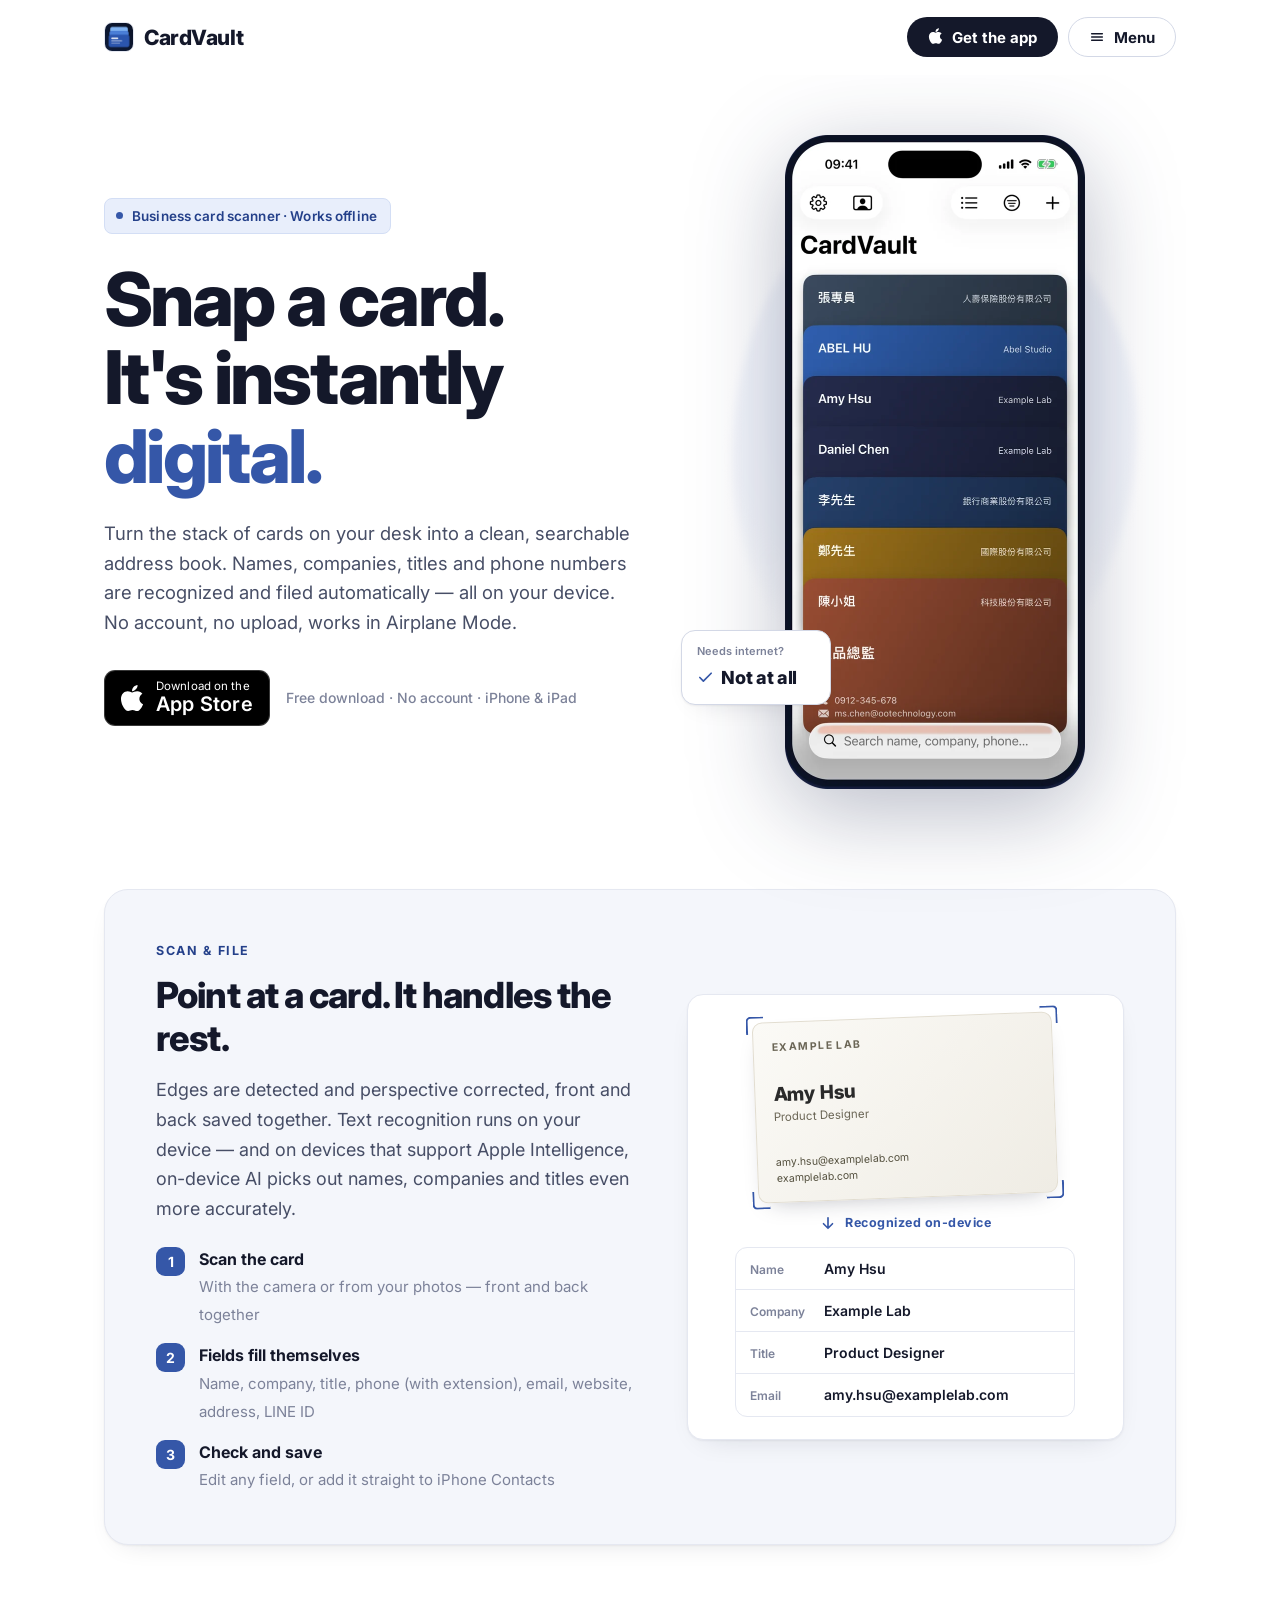
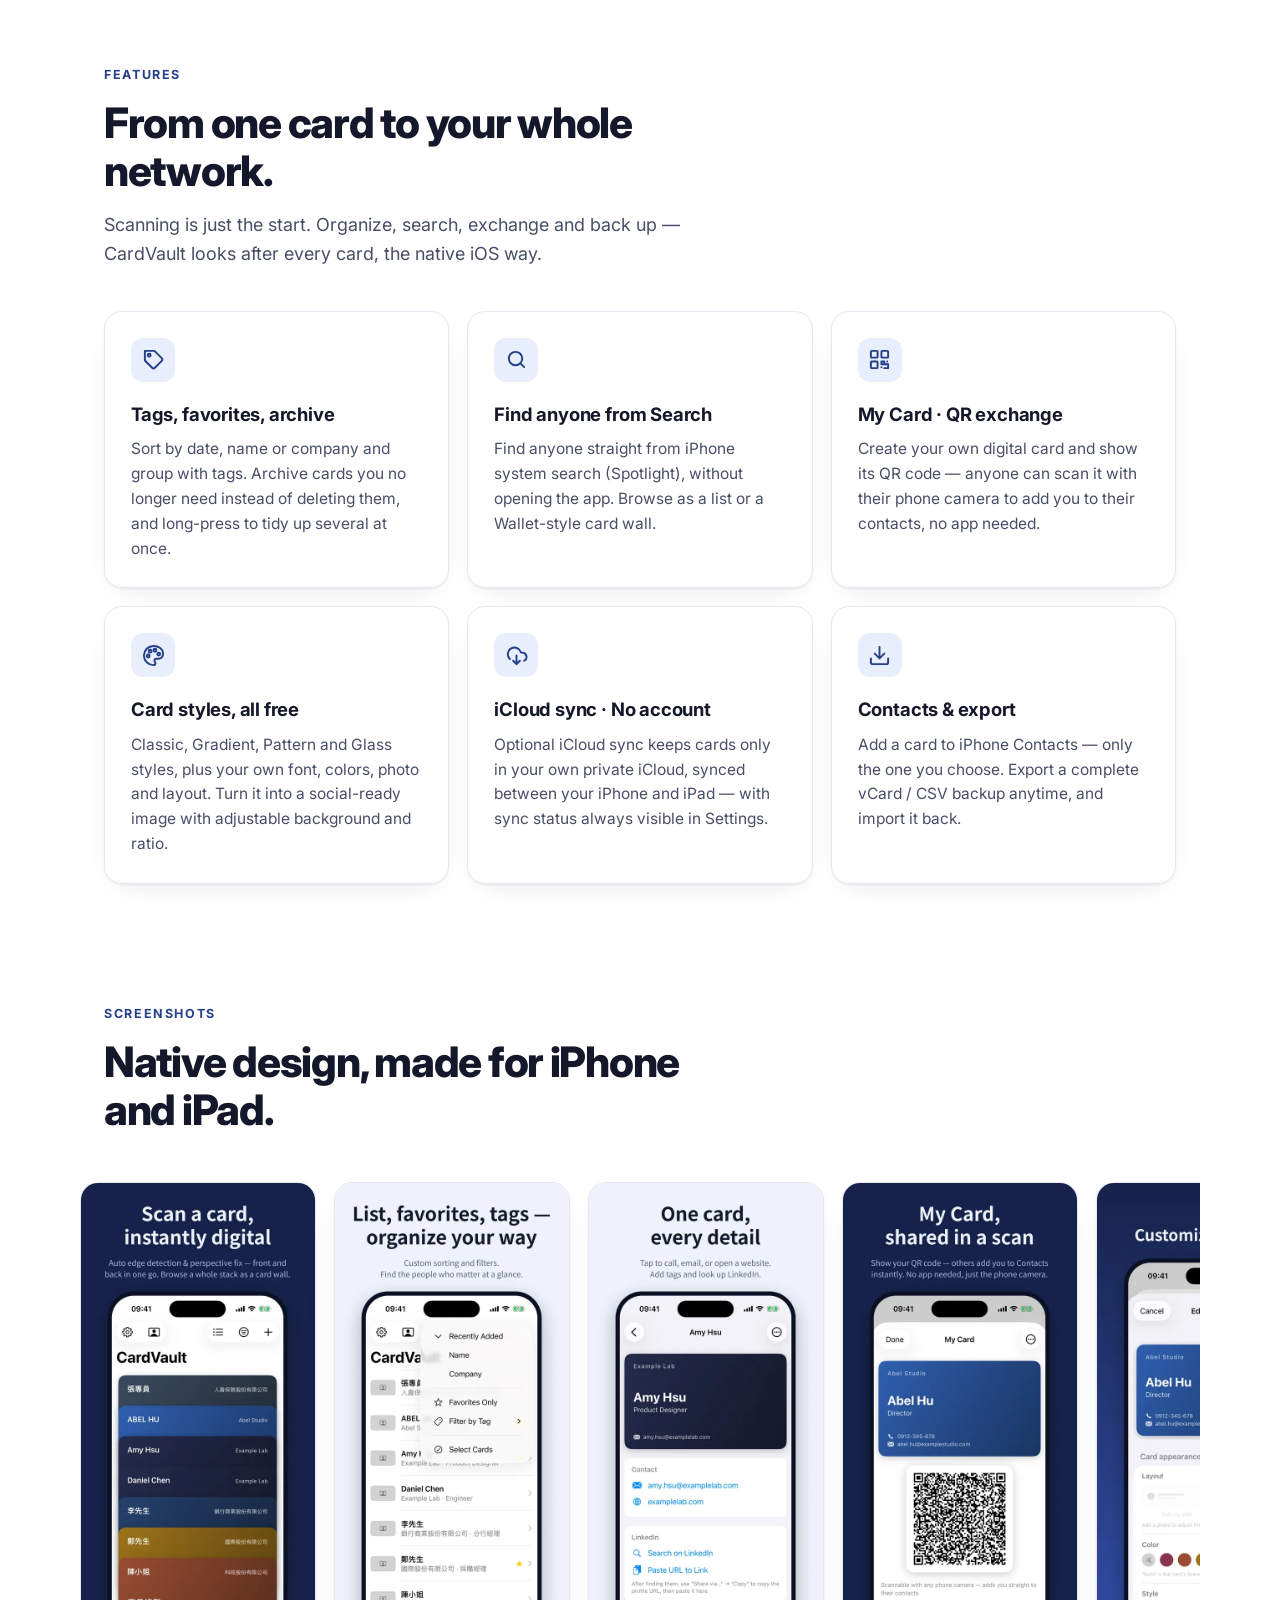
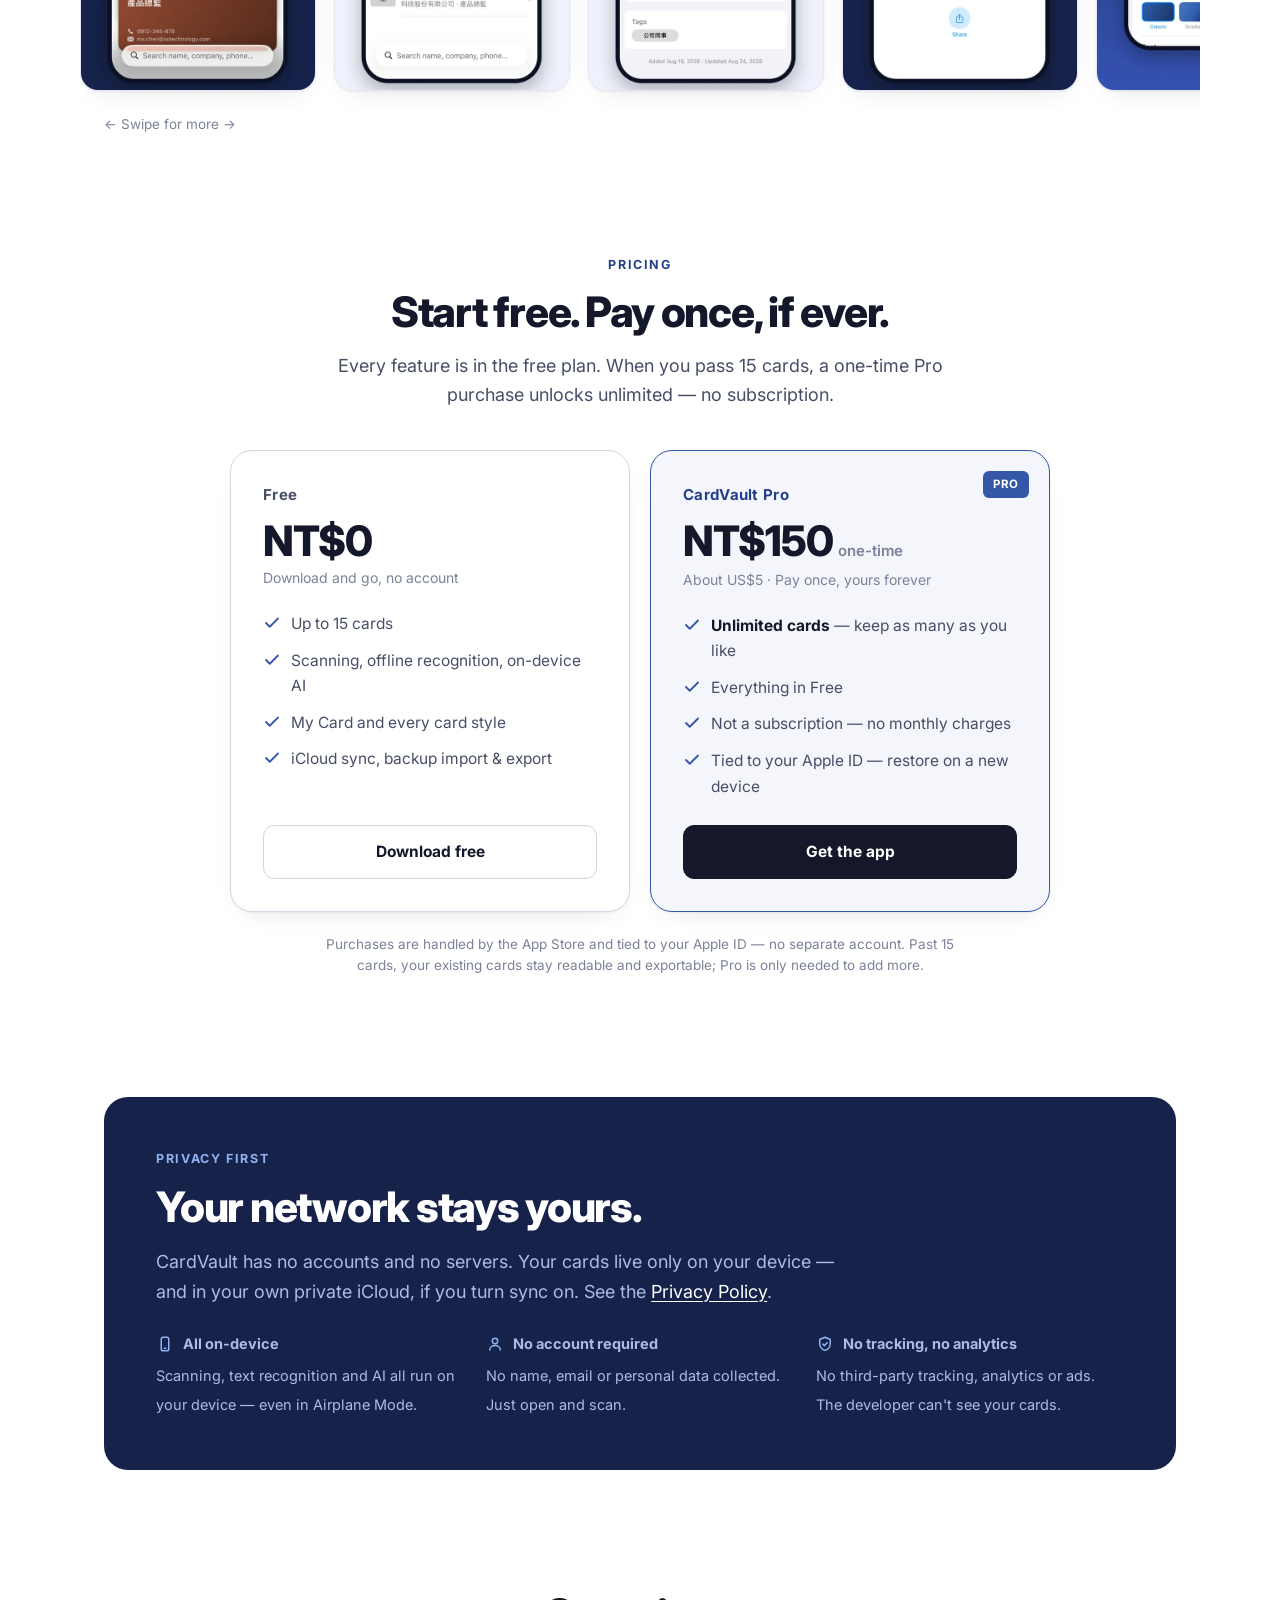
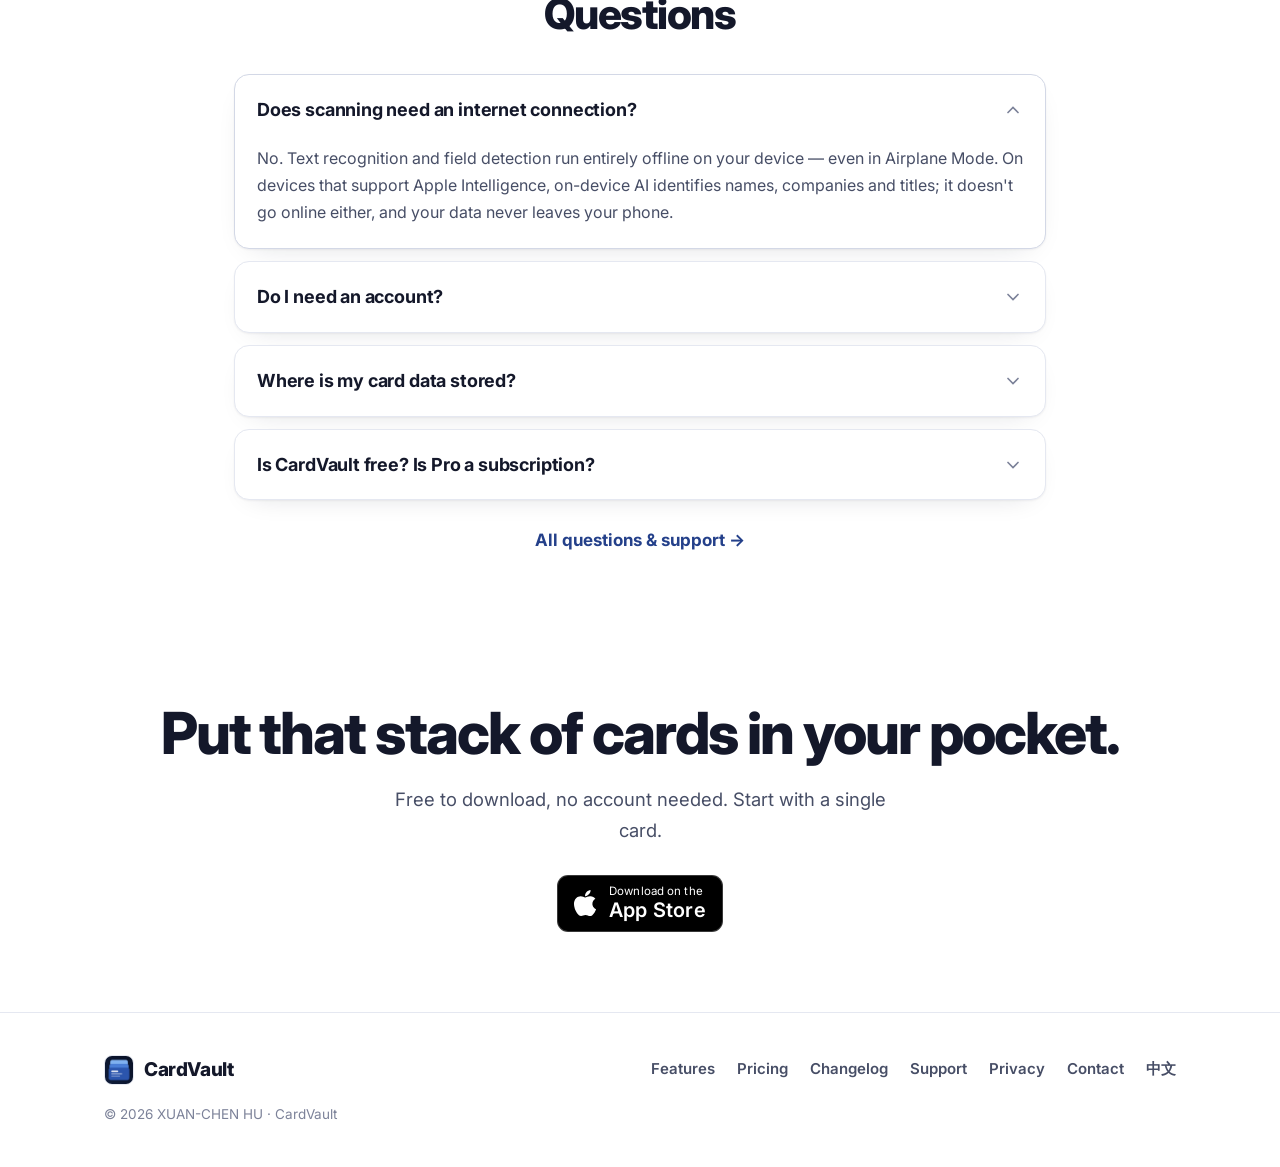
<file: index.html>
<!doctype html>
<html lang="zh-Hant" data-title-en="CardVault — Scan business cards, keep them on your phone">
<head>
<meta charset="utf-8">
<meta name="viewport" content="width=device-width, initial-scale=1">
<title>名片夾 CardVault — 掃描名片，資料留在你手機裡</title>
<script>(function(){var q,l;try{q=new URLSearchParams(location.search).get('lang');}catch(e){}try{if(q==='en'||q==='zh'){localStorage.setItem('cardvault_lang',q);}l=localStorage.getItem('cardvault_lang');}catch(e){l=q;}if(!l){l=(navigator.language||'').toLowerCase().indexOf('zh')===0?'zh':'en';}document.documentElement.lang=(l==='en')?'en':'zh-Hant';})();</script>
<meta name="description" content="名片夾（CardVault）：拍一張，名片就數位化。姓名、公司、職稱、電話自動辨識，全程在你的裝置上完成——免帳號、不上傳、飛航模式也能用。">
<meta name="theme-color" content="#ffffff" media="(prefers-color-scheme: light)">
<meta name="theme-color" content="#0b1020" media="(prefers-color-scheme: dark)">
<link rel="icon" href="icon.png" type="image/png">
<link rel="apple-touch-icon" href="icon.png">
<meta property="og:type" content="website">
<meta property="og:title" content="名片夾 CardVault — 掃描名片，資料留在你手機裡">
<meta property="og:description" content="拍一張，名片就數位化。離線辨識、QR 交換、標籤整理，免帳號，資料只在你的裝置與你自己的 iCloud。">
<meta property="og:image" content="icon.png">
<meta name="twitter:card" content="summary">
<link rel="preconnect" href="https://fonts.googleapis.com">
<link rel="preconnect" href="https://fonts.gstatic.com" crossorigin>
<link href="https://fonts.googleapis.com/css2?family=Inter:wght@400;500;600;700;800;900&display=swap" rel="stylesheet">
<link rel="stylesheet" href="assets/site.css">
</head>
<body>

<!-- ============ HEADER ============ -->
<header class="site" id="siteHeader">
  <div class="wrap nav">
    <a href="#top" class="logo"><img src="icon.png" alt=""><span class="app-name" data-lang-zh>名片夾 CardVault</span><span class="app-name" data-lang-en>CardVault</span></a>
    <div class="nav-right">
      <a class="btn btn-dark btn-getapp" href="https://apps.apple.com/app/id6790775244" data-appstore>
        <svg class="apple" viewBox="0 0 384 512" fill="currentColor" aria-hidden="true"><path d="M318.7 268.7c-.2-36.7 16.4-64.4 50-84.8-18.8-26.9-47.2-41.7-84.7-44.6-35.5-2.8-74.3 20.7-88.5 20.7-15 0-49.4-19.7-76.4-19.7C63.3 141.2 4 184.8 4 273.5q0 39.3 14.4 81.2c12.8 36.7 59 126.7 107.2 125.2 25.2-.6 43-17.9 75.8-17.9 31.8 0 48.3 17.9 76.4 17.9 48.6-.7 90.4-82.5 102.6-119.3-65.2-30.7-61.7-90-61.7-91.9zm-56.6-164.2c27.3-32.4 24.8-61.9 24-72.5-24.1 1.4-52 16.4-67.9 34.9-17.5 19.8-27.8 44.3-25.6 71.9 26.1 2 49.9-11.4 69.5-34.3z"/></svg>
        <span class="txt" data-lang-zh>取得 App</span><span class="txt" data-lang-en>Get the app</span>
      </a>
      <button class="btn btn-ghost btn-menu" id="menuBtn" aria-haspopup="true" aria-expanded="false" aria-label="Menu">
        <svg viewBox="0 0 24 24" fill="none" stroke="currentColor" stroke-width="2.2" stroke-linecap="round" aria-hidden="true"><path d="M4 7h16M4 12h16M4 17h16"/></svg>
        <span class="txt" data-lang-zh>選單</span><span class="txt" data-lang-en>Menu</span>
      </button>
    </div>
  </div>
</header>

<!-- ============ MENU OVERLAY ============ -->
<div class="menu-scrim" id="menuScrim"></div>
<div class="menu-panel" id="menuPanel" role="dialog" aria-modal="true" aria-label="Menu">
  <div class="menu-head">
    <span data-lang-zh>選單</span><span data-lang-en>Menu</span>
    <button class="menu-x" id="menuClose" aria-label="Close">
      <svg viewBox="0 0 24 24" width="18" height="18" fill="none" stroke="currentColor" stroke-width="2.2" stroke-linecap="round" aria-hidden="true"><path d="M6 6l12 12M18 6L6 18"/></svg>
    </button>
  </div>
  <nav>
    <a href="#top"><span data-lang-zh>總覽</span><span data-lang-en>Overview</span></a>
    <a href="#features"><span data-lang-zh>功能</span><span data-lang-en>Features</span></a>
    <a href="#screens"><span data-lang-zh>畫面一覽</span><span data-lang-en>Screenshots</span></a>
    <a href="#pricing"><span data-lang-zh>定價</span><span data-lang-en>Pricing</span></a>
    <a href="changelog/"><span data-lang-zh>更新紀錄</span><span data-lang-en>Changelog</span></a>
  </nav>
  <div class="menu-foot">
    <div class="menu-foot-links">
      <a href="support/"><span data-lang-zh>支援</span><span data-lang-en>Support</span></a>
      <a href="privacy/"><span data-lang-zh>隱私權</span><span data-lang-en>Privacy</span></a>
      <a href="mailto:abelhu.tw@gmail.com"><span data-lang-zh>聯絡我們</span><span data-lang-en>Contact</span></a>
    </div>
    <button class="lang" data-lang-zh onclick="setLang('en')">English</button>
    <button class="lang" data-lang-en onclick="setLang('zh')">中文</button>
  </div>
</div>

<!-- ============ HERO ============ -->
<a id="top"></a>
<main class="hero wrap">
  <div class="hero-grid">
    <div class="hero-copy">
      <span class="badge"><span class="dot"></span><span data-lang-zh>名片掃描 · 離線辨識</span><span data-lang-en>Business card scanner · Works offline</span></span>
      <h1 class="hero-title">
        <span data-lang-zh>拍一張，<br>名片就<br><em>數位化。</em></span>
        <span data-lang-en>Snap a card.<br>It's instantly<br><em>digital.</em></span>
      </h1>
      <p class="hero-sub">
        <span data-lang-zh>把桌上那疊名片，變成乾淨、可搜尋的通訊錄。姓名、公司、職稱、電話自動辨識歸檔，全程在你的裝置上完成——免帳號、不上傳，飛航模式也能用。</span>
        <span data-lang-en>Turn the stack of cards on your desk into a clean, searchable address book. Names, companies, titles and phone numbers are recognized and filed automatically — all on your device. No account, no upload, works in Airplane Mode.</span>
      </p>
      <div class="hero-cta">
        <a class="appstore" href="https://apps.apple.com/app/id6790775244" data-appstore>
          <svg class="apple" viewBox="0 0 384 512" fill="currentColor" aria-hidden="true"><path d="M318.7 268.7c-.2-36.7 16.4-64.4 50-84.8-18.8-26.9-47.2-41.7-84.7-44.6-35.5-2.8-74.3 20.7-88.5 20.7-15 0-49.4-19.7-76.4-19.7C63.3 141.2 4 184.8 4 273.5q0 39.3 14.4 81.2c12.8 36.7 59 126.7 107.2 125.2 25.2-.6 43-17.9 75.8-17.9 31.8 0 48.3 17.9 76.4 17.9 48.6-.7 90.4-82.5 102.6-119.3-65.2-30.7-61.7-90-61.7-91.9zm-56.6-164.2c27.3-32.4 24.8-61.9 24-72.5-24.1 1.4-52 16.4-67.9 34.9-17.5 19.8-27.8 44.3-25.6 71.9 26.1 2 49.9-11.4 69.5-34.3z"/></svg>
          <span class="lbl"><small data-lang-zh>下載</small><small data-lang-en>Download on the</small><b>App Store</b></span>
        </a>
        <span class="cta-note"><span data-lang-zh>免費下載 · 無需註冊帳號 · iPhone 與 iPad</span><span data-lang-en>Free download · No account · iPhone &amp; iPad</span></span>
      </div>
    </div>

    <div class="hero-visual">
      <div class="blob"></div>
      <div class="float-chip">
        <div class="k"><span data-lang-zh>辨識需要網路嗎？</span><span data-lang-en>Needs internet?</span></div>
        <div class="v"><svg viewBox="0 0 24 24" fill="none" stroke="currentColor" stroke-width="2.4" stroke-linecap="round" stroke-linejoin="round" aria-hidden="true"><path d="M20 6 9 17l-5-5"/></svg><span data-lang-zh>完全不用</span><span data-lang-en>Not at all</span></div>
      </div>
      <img class="phone-mockup" data-lang-zh src="img/hero-zh.webp" alt="名片夾的名片牆畫面：每張名片依公司配色，疊成 Wallet 風格的卡牆" width="600" height="1307">
      <img class="phone-mockup" data-lang-en src="img/hero-en.webp" alt="CardVault's card wall: each card colored by company, stacked Wallet-style" width="600" height="1307">
    </div>
  </div>
</main>

<!-- ============ BIG FEATURE: scan ============ -->
<section id="scan">
  <div class="wrap">
    <div class="feature-big">
      <div>
        <div class="eyebrow" data-lang-zh>掃描建檔</div><div class="eyebrow" data-lang-en>Scan &amp; file</div>
        <h3><span data-lang-zh>對準名片，剩下的交給它。</span><span data-lang-en>Point at a card. It handles the rest.</span></h3>
        <p><span data-lang-zh>自動偵測邊框、校正透視，正反面一次保存。文字辨識在你的裝置上完成；在支援 Apple Intelligence 的裝置上，還會用裝置端 AI 判斷姓名、公司與職稱，辨識更準確。</span>
           <span data-lang-en>Edges are detected and perspective corrected, front and back saved together. Text recognition runs on your device — and on devices that support Apple Intelligence, on-device AI picks out names, companies and titles even more accurately.</span></p>
        <div class="steps">
          <div class="step"><span class="n">1</span><span class="stx"><b data-lang-zh>拍名片</b><b data-lang-en>Scan the card</b><span data-lang-zh>用相機掃描，或從相簿匯入；正反面可一起存</span><span data-lang-en>With the camera or from your photos — front and back together</span></span></div>
          <div class="step"><span class="n">2</span><span class="stx"><b data-lang-zh>自動辨識欄位</b><b data-lang-en>Fields fill themselves</b><span data-lang-zh>姓名、公司、職稱、電話（含分機）、Email、網址、地址、LINE ID、統編</span><span data-lang-en>Name, company, title, phone (with extension), email, website, address, LINE ID</span></span></div>
          <div class="step"><span class="n">3</span><span class="stx"><b data-lang-zh>確認後存檔</b><b data-lang-en>Check and save</b><span data-lang-zh>每一欄都能改；也能直接加入 iPhone 聯絡人</span><span data-lang-en>Edit any field, or add it straight to iPhone Contacts</span></span></div>
        </div>
      </div>
      <div class="scan-demo" aria-hidden="true">
        <div class="paper-card">
          <i class="corner c1"></i><i class="corner c2"></i><i class="corner c3"></i><i class="corner c4"></i>
          <div class="co">Example Lab</div>
          <div><div class="nm">Amy Hsu</div><div class="tt">Product Designer</div></div>
          <div class="ct">amy.hsu@examplelab.com<br>examplelab.com</div>
        </div>
        <div class="scan-arrow"><svg viewBox="0 0 24 24" fill="none" stroke="currentColor" stroke-width="2.2" stroke-linecap="round" stroke-linejoin="round"><path d="M12 5v14M6 13l6 6 6-6"/></svg><span data-lang-zh>裝置上辨識</span><span data-lang-en>Recognized on-device</span></div>
        <div class="fields">
          <div class="f"><small data-lang-zh>姓名</small><small data-lang-en>Name</small><span>Amy Hsu</span></div>
          <div class="f"><small data-lang-zh>公司</small><small data-lang-en>Company</small><span>Example Lab</span></div>
          <div class="f"><small data-lang-zh>職稱</small><small data-lang-en>Title</small><span>Product Designer</span></div>
          <div class="f"><small>Email</small><span>amy.hsu@examplelab.com</span></div>
        </div>
      </div>
    </div>
  </div>
</section>

<!-- ============ FEATURE GRID ============ -->
<section id="features">
  <div class="wrap">
    <div class="sec-head">
      <div class="eyebrow" data-lang-zh>功能</div><div class="eyebrow" data-lang-en>Features</div>
      <h2 class="sec-title"><span data-lang-zh>從一張名片，到整本人脈。</span><span data-lang-en>From one card to your whole network.</span></h2>
      <p class="sec-sub"><span data-lang-zh>掃描只是開始。整理、搜尋、交換、備份，名片夾用 iOS 原生的方式幫你顧好每一張。</span><span data-lang-en>Scanning is just the start. Organize, search, exchange and back up — CardVault looks after every card, the native iOS way.</span></p>
    </div>
    <div class="feat-grid">
      <div class="feat">
        <div class="ic"><svg viewBox="0 0 24 24" fill="none" stroke="currentColor" stroke-width="2" stroke-linecap="round" stroke-linejoin="round"><path d="M20.6 13.4 13.4 20.6a2 2 0 0 1-2.8 0L3 13V3h10l7.6 7.6a2 2 0 0 1 0 2.8z"/><circle cx="7.5" cy="7.5" r="1.5"/></svg></div>
        <h3><span data-lang-zh>標籤、收藏、典藏</span><span data-lang-en>Tags, favorites, archive</span></h3>
        <p><span data-lang-zh>依日期、姓名或公司排序，用標籤分類。用不到的名片可以典藏、不必刪除；長按就能多選，一次整理好幾張。</span><span data-lang-en>Sort by date, name or company and group with tags. Archive cards you no longer need instead of deleting them, and long-press to tidy up several at once.</span></p>
      </div>
      <div class="feat">
        <div class="ic"><svg viewBox="0 0 24 24" fill="none" stroke="currentColor" stroke-width="2" stroke-linecap="round" stroke-linejoin="round"><circle cx="11" cy="11" r="7"/><path d="m20 20-3.5-3.5"/></svg></div>
        <h3><span data-lang-zh>系統搜尋找得到人</span><span data-lang-en>Find anyone from Search</span></h3>
        <p><span data-lang-zh>不用打開 App，從 iPhone 的系統搜尋（Spotlight）就能找到任何人。可用清單瀏覽，或 Wallet 風格的名片牆。</span><span data-lang-en>Find anyone straight from iPhone system search (Spotlight), without opening the app. Browse as a list or a Wallet-style card wall.</span></p>
      </div>
      <div class="feat">
        <div class="ic"><svg viewBox="0 0 24 24" fill="none" stroke="currentColor" stroke-width="2" stroke-linecap="round" stroke-linejoin="round"><rect x="3" y="3" width="7" height="7" rx="1"/><rect x="14" y="3" width="7" height="7" rx="1"/><rect x="3" y="14" width="7" height="7" rx="1"/><path d="M14 14h3v3h-3zM20 14v.01M14 20h.01M17 17h4v4h-4"/></svg></div>
        <h3><span data-lang-zh>我的名片 · QR 交換</span><span data-lang-en>My Card · QR exchange</span></h3>
        <p><span data-lang-zh>建立自己的數位名片，出示 QR code，對方用手機相機一掃就把你加進聯絡人，不用裝 App。</span><span data-lang-en>Create your own digital card and show its QR code — anyone can scan it with their phone camera to add you to their contacts, no app needed.</span></p>
      </div>
      <div class="feat">
        <div class="ic"><svg viewBox="0 0 24 24" fill="none" stroke="currentColor" stroke-width="2" stroke-linecap="round" stroke-linejoin="round"><circle cx="13.5" cy="6.5" r="1.5"/><circle cx="17.5" cy="10.5" r="1.5"/><circle cx="8.5" cy="7.5" r="1.5"/><circle cx="6.5" cy="12.5" r="1.5"/><path d="M12 2a10 10 0 0 0 0 20c1.1 0 2-.9 2-2 0-.5-.2-1-.5-1.3-.3-.4-.5-.8-.5-1.3 0-1.1.9-2 2-2h2.4A5.6 5.6 0 0 0 22 9.8C22 5.5 17.5 2 12 2z"/></svg></div>
        <h3><span data-lang-zh>卡面樣式全免費</span><span data-lang-en>Card styles, all free</span></h3>
        <p><span data-lang-zh>經典、漸層、花紋、玻璃四種樣式，字體、配色、大頭照與排版隨你調；一鍵做成社群分享圖，可調背景與比例。</span><span data-lang-en>Classic, Gradient, Pattern and Glass styles, plus your own font, colors, photo and layout. Turn it into a social-ready image with adjustable background and ratio.</span></p>
      </div>
      <div class="feat">
        <div class="ic"><svg viewBox="0 0 24 24" fill="none" stroke="currentColor" stroke-width="2" stroke-linecap="round" stroke-linejoin="round"><path d="M20 17.5A4.5 4.5 0 0 0 18 9h-1.3A7 7 0 1 0 5 15.7"/><path d="M12 12v9M8.5 17.5 12 21l3.5-3.5"/></svg></div>
        <h3><span data-lang-zh>iCloud 同步 · 無需帳號</span><span data-lang-en>iCloud sync · No account</span></h3>
        <p><span data-lang-zh>選用的 iCloud 同步，只把名片存到你自己的私人 iCloud，在 iPhone 與 iPad 之間同步；設定頁隨時看得到同步狀態。</span><span data-lang-en>Optional iCloud sync keeps cards only in your own private iCloud, synced between your iPhone and iPad — with sync status always visible in Settings.</span></p>
      </div>
      <div class="feat">
        <div class="ic"><svg viewBox="0 0 24 24" fill="none" stroke="currentColor" stroke-width="2" stroke-linecap="round" stroke-linejoin="round"><path d="M21 15v4a2 2 0 0 1-2 2H5a2 2 0 0 1-2-2v-4"/><path d="M7 10l5 5 5-5M12 15V3"/></svg></div>
        <h3><span data-lang-zh>通訊錄與匯出</span><span data-lang-en>Contacts &amp; export</span></h3>
        <p><span data-lang-zh>把名片加入 iPhone 聯絡人——只寫入你選的那一張。隨時匯出完整的 vCard／CSV 備份，也能匯回來。</span><span data-lang-en>Add a card to iPhone Contacts — only the one you choose. Export a complete vCard / CSV backup anytime, and import it back.</span></p>
      </div>
    </div>
  </div>
</section>

<!-- ============ SCREENSHOTS ============ -->
<section id="screens">
  <div class="wrap">
    <div class="sec-head">
      <div class="eyebrow" data-lang-zh>畫面一覽</div><div class="eyebrow" data-lang-en>Screenshots</div>
      <h2 class="sec-title"><span data-lang-zh>原生質感，淺色深色都好看。</span><span data-lang-en>Native design, made for iPhone and iPad.</span></h2>
    </div>
    <div class="shots" tabindex="0" aria-label="Screenshots">
      <figure data-lang-zh><img src="img/shot-zh-1.webp" alt="掃描名片，秒變數位卡片" width="560" height="1212" loading="lazy"></figure>
      <figure data-lang-zh><img src="img/shot-zh-2.webp" alt="清單、收藏、標籤，自由整理" width="560" height="1212" loading="lazy"></figure>
      <figure data-lang-zh><img src="img/shot-zh-3.webp" alt="一張名片，資訊全到齊" width="560" height="1212" loading="lazy"></figure>
      <figure data-lang-zh><img src="img/shot-zh-4.webp" alt="我的名片，掃碼即存" width="560" height="1212" loading="lazy"></figure>
      <figure data-lang-zh><img src="img/shot-zh-5.webp" alt="支援個人化調整名片樣式" width="560" height="1212" loading="lazy"></figure>
      <figure data-lang-zh><img src="img/shot-zh-6.webp" alt="一鍵分享給客戶與商業夥伴" width="560" height="1212" loading="lazy"></figure>
      <figure data-lang-en><img src="img/shot-en-1.webp" alt="Scan a card and it's instantly digital" width="560" height="1212" loading="lazy"></figure>
      <figure data-lang-en><img src="img/shot-en-2.webp" alt="Organize with lists, favorites and tags" width="560" height="1212" loading="lazy"></figure>
      <figure data-lang-en><img src="img/shot-en-3.webp" alt="Every detail of a card in one place" width="560" height="1212" loading="lazy"></figure>
      <figure data-lang-en><img src="img/shot-en-4.webp" alt="My Card with a QR code to scan" width="560" height="1212" loading="lazy"></figure>
      <figure data-lang-en><img src="img/shot-en-5.webp" alt="Customize your card style" width="560" height="1212" loading="lazy"></figure>
      <figure data-lang-en><img src="img/shot-en-6.webp" alt="Share your card in one tap" width="560" height="1212" loading="lazy"></figure>
    </div>
    <p class="shots-hint"><span data-lang-zh>← 左右滑動看更多 →</span><span data-lang-en>← Swipe for more →</span></p>
  </div>
</section>

<!-- ============ PRICING ============ -->
<section id="pricing">
  <div class="wrap">
    <div class="sec-head" style="text-align:center;margin:0 auto 40px;">
      <div class="eyebrow" data-lang-zh>定價</div><div class="eyebrow" data-lang-en>Pricing</div>
      <h2 class="sec-title"><span data-lang-zh>免費開始，付一次就好。</span><span data-lang-en>Start free. Pay once, if ever.</span></h2>
      <p class="sec-sub" style="margin:0 auto;"><span data-lang-zh>所有功能免費版都有。名片超過 15 張時，一次買斷 Pro 解鎖無限——不訂閱。</span><span data-lang-en>Every feature is in the free plan. When you pass 15 cards, a one-time Pro purchase unlocks unlimited — no subscription.</span></p>
    </div>
    <div class="price-grid">
      <div class="plan free">
        <div class="pname" data-lang-zh>免費</div><div class="pname" data-lang-en>Free</div>
        <div class="price"><b>NT$0</b></div>
        <p class="psub"><span data-lang-zh>下載即用，無需帳號</span><span data-lang-en>Download and go, no account</span></p>
        <ul>
          <li><svg viewBox="0 0 24 24" fill="none" stroke="currentColor" stroke-width="2.4" stroke-linecap="round" stroke-linejoin="round"><path d="M20 6 9 17l-5-5"/></svg><span data-lang-zh>最多 15 張名片</span><span data-lang-en>Up to 15 cards</span></li>
          <li><svg viewBox="0 0 24 24" fill="none" stroke="currentColor" stroke-width="2.4" stroke-linecap="round" stroke-linejoin="round"><path d="M20 6 9 17l-5-5"/></svg><span data-lang-zh>掃描、離線辨識、裝置端 AI</span><span data-lang-en>Scanning, offline recognition, on-device AI</span></li>
          <li><svg viewBox="0 0 24 24" fill="none" stroke="currentColor" stroke-width="2.4" stroke-linecap="round" stroke-linejoin="round"><path d="M20 6 9 17l-5-5"/></svg><span data-lang-zh>我的名片、全部卡面樣式</span><span data-lang-en>My Card and every card style</span></li>
          <li><svg viewBox="0 0 24 24" fill="none" stroke="currentColor" stroke-width="2.4" stroke-linecap="round" stroke-linejoin="round"><path d="M20 6 9 17l-5-5"/></svg><span data-lang-zh>iCloud 同步、匯入匯出備份</span><span data-lang-en>iCloud sync, backup import &amp; export</span></li>
        </ul>
        <a class="cta" href="https://apps.apple.com/app/id6790775244" data-appstore><span data-lang-zh>免費下載</span><span data-lang-en>Download free</span></a>
      </div>
      <div class="plan pro">
        <span class="tag">Pro</span>
        <div class="pname">CardVault Pro</div>
        <div class="price"><b>NT$150</b><span class="per" data-lang-zh>一次買斷</span><span class="per" data-lang-en>one-time</span></div>
        <p class="psub"><span data-lang-zh>付一次、永久有效 · 沒有循環扣款</span><span data-lang-en>About US$5 · Pay once, yours forever</span></p>
        <ul>
          <li><svg viewBox="0 0 24 24" fill="none" stroke="currentColor" stroke-width="2.4" stroke-linecap="round" stroke-linejoin="round"><path d="M20 6 9 17l-5-5"/></svg><span data-lang-zh><strong>無限名片張數</strong>，想收多少都行</span><span data-lang-en><strong>Unlimited cards</strong> — keep as many as you like</span></li>
          <li><svg viewBox="0 0 24 24" fill="none" stroke="currentColor" stroke-width="2.4" stroke-linecap="round" stroke-linejoin="round"><path d="M20 6 9 17l-5-5"/></svg><span data-lang-zh>免費版的全部功能</span><span data-lang-en>Everything in Free</span></li>
          <li><svg viewBox="0 0 24 24" fill="none" stroke="currentColor" stroke-width="2.4" stroke-linecap="round" stroke-linejoin="round"><path d="M20 6 9 17l-5-5"/></svg><span data-lang-zh>不是訂閱，不會每月扣款</span><span data-lang-en>Not a subscription — no monthly charges</span></li>
          <li><svg viewBox="0 0 24 24" fill="none" stroke="currentColor" stroke-width="2.4" stroke-linecap="round" stroke-linejoin="round"><path d="M20 6 9 17l-5-5"/></svg><span data-lang-zh>綁定 Apple ID，換機可恢復購買</span><span data-lang-en>Tied to your Apple ID — restore on a new device</span></li>
        </ul>
        <a class="cta" href="https://apps.apple.com/app/id6790775244" data-appstore><span data-lang-zh>取得 App</span><span data-lang-en>Get the app</span></a>
      </div>
    </div>
    <p class="price-note"><span data-lang-zh>購買透過 App Store 處理、綁定你的 Apple ID，不需另外註冊。超過 15 張後，既有名片照常讀取與匯出，只是要解鎖 Pro 才能再新增。</span><span data-lang-en>Purchases are handled by the App Store and tied to your Apple ID — no separate account. Past 15 cards, your existing cards stay readable and exportable; Pro is only needed to add more.</span></p>
  </div>
</section>

<!-- ============ PRIVACY STRIP ============ -->
<section>
  <div class="wrap">
    <div class="privacy-strip">
      <div class="eyebrow" data-lang-zh>隱私優先</div><div class="eyebrow" data-lang-en>Privacy first</div>
      <h2><span data-lang-zh>你的人脈，只屬於你。</span><span data-lang-en>Your network stays yours.</span></h2>
      <p><span data-lang-zh>名片夾沒有帳號、沒有伺服器。你的名片只存在自己的裝置，和你選擇開啟的私人 iCloud。詳見<a href="privacy/">隱私權政策</a>。</span>
         <span data-lang-en>CardVault has no accounts and no servers. Your cards live only on your device — and in your own private iCloud, if you turn sync on. See the <a href="privacy/">Privacy Policy</a>.</span></p>
      <div class="privacy-points">
        <div class="pp">
          <b><svg viewBox="0 0 24 24" fill="none" stroke="currentColor" stroke-width="2" stroke-linecap="round" stroke-linejoin="round"><rect x="7" y="3" width="10" height="18" rx="2.5"/><path d="M11 17.5h2"/></svg><span data-lang-zh>全程在裝置上</span><span data-lang-en>All on-device</span></b>
          <span data-lang-zh>掃描、文字辨識與 AI 判斷都在你的裝置上完成，飛航模式也能用。</span><span data-lang-en>Scanning, text recognition and AI all run on your device — even in Airplane Mode.</span>
        </div>
        <div class="pp">
          <b><svg viewBox="0 0 24 24" fill="none" stroke="currentColor" stroke-width="2" stroke-linecap="round" stroke-linejoin="round"><circle cx="12" cy="8" r="3.6"/><path d="M5 20c0-3.6 3.1-6 7-6s7 2.4 7 6"/></svg><span data-lang-zh>不用註冊帳號</span><span data-lang-en>No account required</span></b>
          <span data-lang-zh>不收集姓名、Email 或任何個人資料，打開就能掃。</span><span data-lang-en>No name, email or personal data collected. Just open and scan.</span>
        </div>
        <div class="pp">
          <b><svg viewBox="0 0 24 24" fill="none" stroke="currentColor" stroke-width="2" stroke-linecap="round" stroke-linejoin="round"><path d="M12 3l7 3v5c0 4.4-3 8.4-7 9.5-4-1.1-7-5.1-7-9.5V6l7-3z"/><path d="M9.2 12.2l2 2 3.6-4"/></svg><span data-lang-zh>無追蹤、無分析</span><span data-lang-en>No tracking, no analytics</span></b>
          <span data-lang-zh>沒有任何第三方追蹤、分析或廣告，開發者看不到你的名片。</span><span data-lang-en>No third-party tracking, analytics or ads. The developer can't see your cards.</span>
        </div>
      </div>
    </div>
  </div>
</section>

<!-- ============ FAQ ============ -->
<section id="faq">
  <div class="wrap faq-wrap">
    <div class="sec-head" style="text-align:center;margin:0 auto 36px;">
      <h2 class="sec-title" data-lang-zh>常見問題</h2>
      <h2 class="sec-title" data-lang-en>Questions</h2>
    </div>
    <div class="faq">
      <details class="qa" open>
        <summary><span><span data-lang-zh>掃描名片需要連網路嗎？</span><span data-lang-en>Does scanning need an internet connection?</span></span><svg class="chev" width="20" height="20" viewBox="0 0 24 24" fill="none" stroke="currentColor" stroke-width="2" stroke-linecap="round"><path d="M6 9l6 6 6-6"/></svg></summary>
        <div class="ans"><span data-lang-zh>不需要。文字辨識與欄位判斷全部在你的裝置上離線完成，飛航模式也能用。在支援 Apple Intelligence 的裝置上，會改用裝置端 AI 判斷姓名、公司與職稱，同樣不連網、資料不離開手機。</span><span data-lang-en>No. Text recognition and field detection run entirely offline on your device — even in Airplane Mode. On devices that support Apple Intelligence, on-device AI identifies names, companies and titles; it doesn't go online either, and your data never leaves your phone.</span></div>
      </details>
      <details class="qa">
        <summary><span><span data-lang-zh>需要註冊帳號嗎？</span><span data-lang-en>Do I need an account?</span></span><svg class="chev" width="20" height="20" viewBox="0 0 24 24" fill="none" stroke="currentColor" stroke-width="2" stroke-linecap="round"><path d="M6 9l6 6 6-6"/></svg></summary>
        <div class="ans"><span data-lang-zh>不用。沒有帳號、不必填 Email，下載打開就能掃。想在 iPhone 與 iPad 之間同步，開啟 iCloud 同步即可，用的是你自己的 Apple ID。</span><span data-lang-en>No. There's no account and no email to fill in — just download and scan. To sync between your iPhone and iPad, turn on iCloud sync; it uses your own Apple ID.</span></div>
      </details>
      <details class="qa">
        <summary><span><span data-lang-zh>我的名片資料存在哪裡？</span><span data-lang-en>Where is my card data stored?</span></span><svg class="chev" width="20" height="20" viewBox="0 0 24 24" fill="none" stroke="currentColor" stroke-width="2" stroke-linecap="round"><path d="M6 9l6 6 6-6"/></svg></summary>
        <div class="ans"><span data-lang-zh>預設只存在你的裝置上。開啟 iCloud 同步後，會另存一份到你自己的私人 iCloud——仍然不是開發者的伺服器，開發者無法讀取。詳見<a href="privacy/">隱私權政策</a>。</span><span data-lang-en>On your device only, by default. With iCloud sync on, a copy is kept in your own private iCloud — still not a developer server, and the developer can't read it. See the <a href="privacy/">Privacy Policy</a>.</span></div>
      </details>
      <details class="qa">
        <summary><span><span data-lang-zh>名片夾免費嗎？Pro 是訂閱嗎？</span><span data-lang-en>Is CardVault free? Is Pro a subscription?</span></span><svg class="chev" width="20" height="20" viewBox="0 0 24 24" fill="none" stroke="currentColor" stroke-width="2" stroke-linecap="round"><path d="M6 9l6 6 6-6"/></svg></summary>
        <div class="ans"><span data-lang-zh>免費下載，所有功能都能用，最多可存 15 張名片。想收更多時，Pro 一次買斷 NT$150 解鎖無限張數——不是訂閱，不會每月扣款。詳見上方<a href="#pricing">定價</a>。</span><span data-lang-en>It's free to download with every feature included, for up to 15 cards. To keep more, Pro is a one-time purchase (NT$150, about US$5) that unlocks unlimited cards — not a subscription. See <a href="#pricing">Pricing</a> above.</span></div>
      </details>
    </div>
    <p class="faq-more"><a href="support/"><span data-lang-zh>看所有常見問題與支援 →</span><span data-lang-en>All questions &amp; support →</span></a></p>
  </div>
</section>

<!-- ============ FINAL CTA ============ -->
<section class="final-cta" id="get">
  <div class="wrap">
    <h2><span data-lang-zh>把那疊名片，收進口袋。</span><span data-lang-en>Put that stack of cards in your pocket.</span></h2>
    <p><span data-lang-zh>免費下載，無需註冊。從第一張名片開始。</span><span data-lang-en>Free to download, no account needed. Start with a single card.</span></p>
    <div class="hero-cta">
      <a class="appstore" href="https://apps.apple.com/app/id6790775244" data-appstore>
        <svg class="apple" viewBox="0 0 384 512" fill="currentColor" aria-hidden="true"><path d="M318.7 268.7c-.2-36.7 16.4-64.4 50-84.8-18.8-26.9-47.2-41.7-84.7-44.6-35.5-2.8-74.3 20.7-88.5 20.7-15 0-49.4-19.7-76.4-19.7C63.3 141.2 4 184.8 4 273.5q0 39.3 14.4 81.2c12.8 36.7 59 126.7 107.2 125.2 25.2-.6 43-17.9 75.8-17.9 31.8 0 48.3 17.9 76.4 17.9 48.6-.7 90.4-82.5 102.6-119.3-65.2-30.7-61.7-90-61.7-91.9zm-56.6-164.2c27.3-32.4 24.8-61.9 24-72.5-24.1 1.4-52 16.4-67.9 34.9-17.5 19.8-27.8 44.3-25.6 71.9 26.1 2 49.9-11.4 69.5-34.3z"/></svg>
        <span class="lbl"><small data-lang-zh>下載</small><small data-lang-en>Download on the</small><b>App Store</b></span>
      </a>
    </div>
  </div>
</section>

<!-- ============ FOOTER ============ -->
<footer class="site">
  <div class="wrap foot">
    <a href="#top" class="logo"><img src="icon.png" alt=""><span class="app-name" data-lang-zh>名片夾 CardVault</span><span class="app-name" data-lang-en>CardVault</span></a>
    <div class="foot-links">
      <a href="#features"><span data-lang-zh>功能</span><span data-lang-en>Features</span></a>
      <a href="#pricing"><span data-lang-zh>定價</span><span data-lang-en>Pricing</span></a>
      <a href="changelog/"><span data-lang-zh>更新紀錄</span><span data-lang-en>Changelog</span></a>
      <a href="support/"><span data-lang-zh>支援</span><span data-lang-en>Support</span></a>
      <a href="privacy/"><span data-lang-zh>隱私權</span><span data-lang-en>Privacy</span></a>
      <a href="mailto:abelhu.tw@gmail.com"><span data-lang-zh>聯絡我們</span><span data-lang-en>Contact</span></a>
      <button class="lang" data-lang-zh onclick="setLang('en')">English</button>
      <button class="lang" data-lang-en onclick="setLang('zh')">中文</button>
    </div>
    <div class="foot-copy">© 2026 XUAN-CHEN HU · <span data-lang-zh>名片夾 CardVault</span><span data-lang-en>CardVault</span></div>
  </div>
</footer>

<script src="assets/site.js"></script>
</body>
</html>
</file>
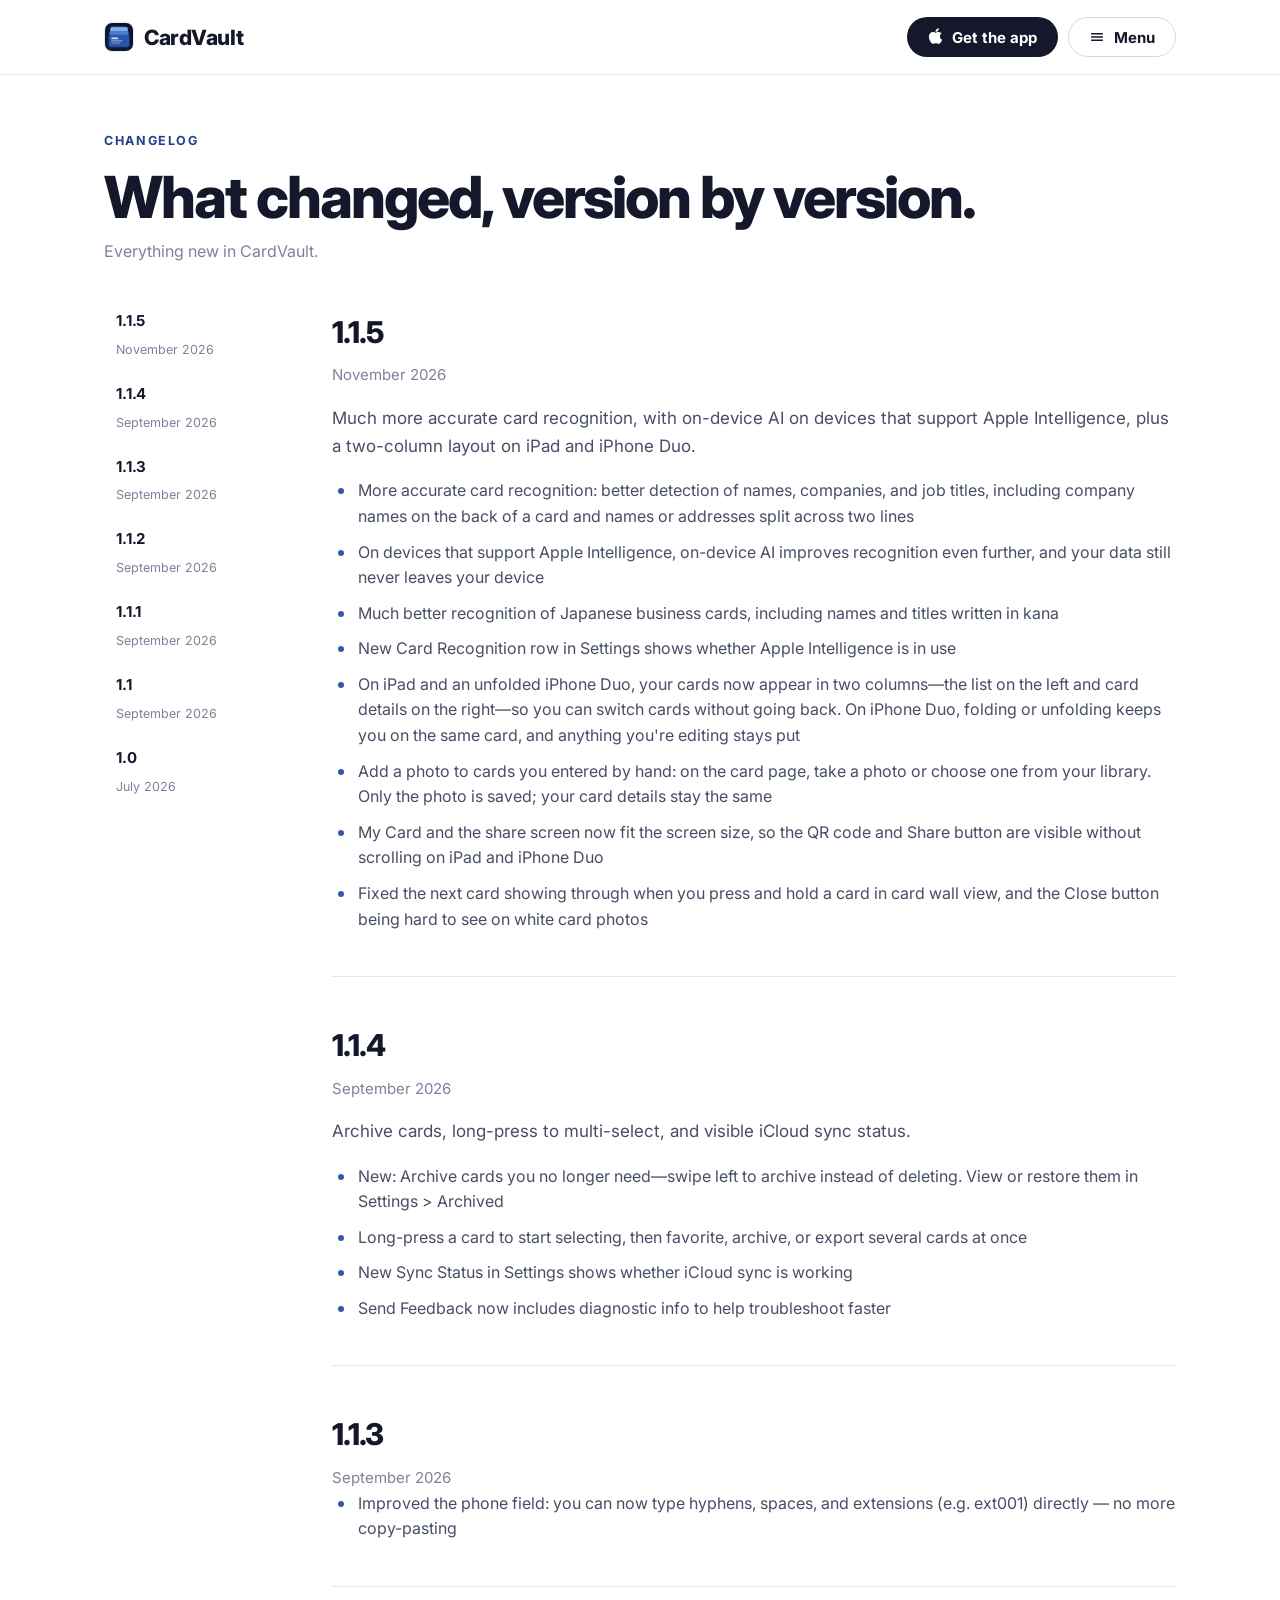
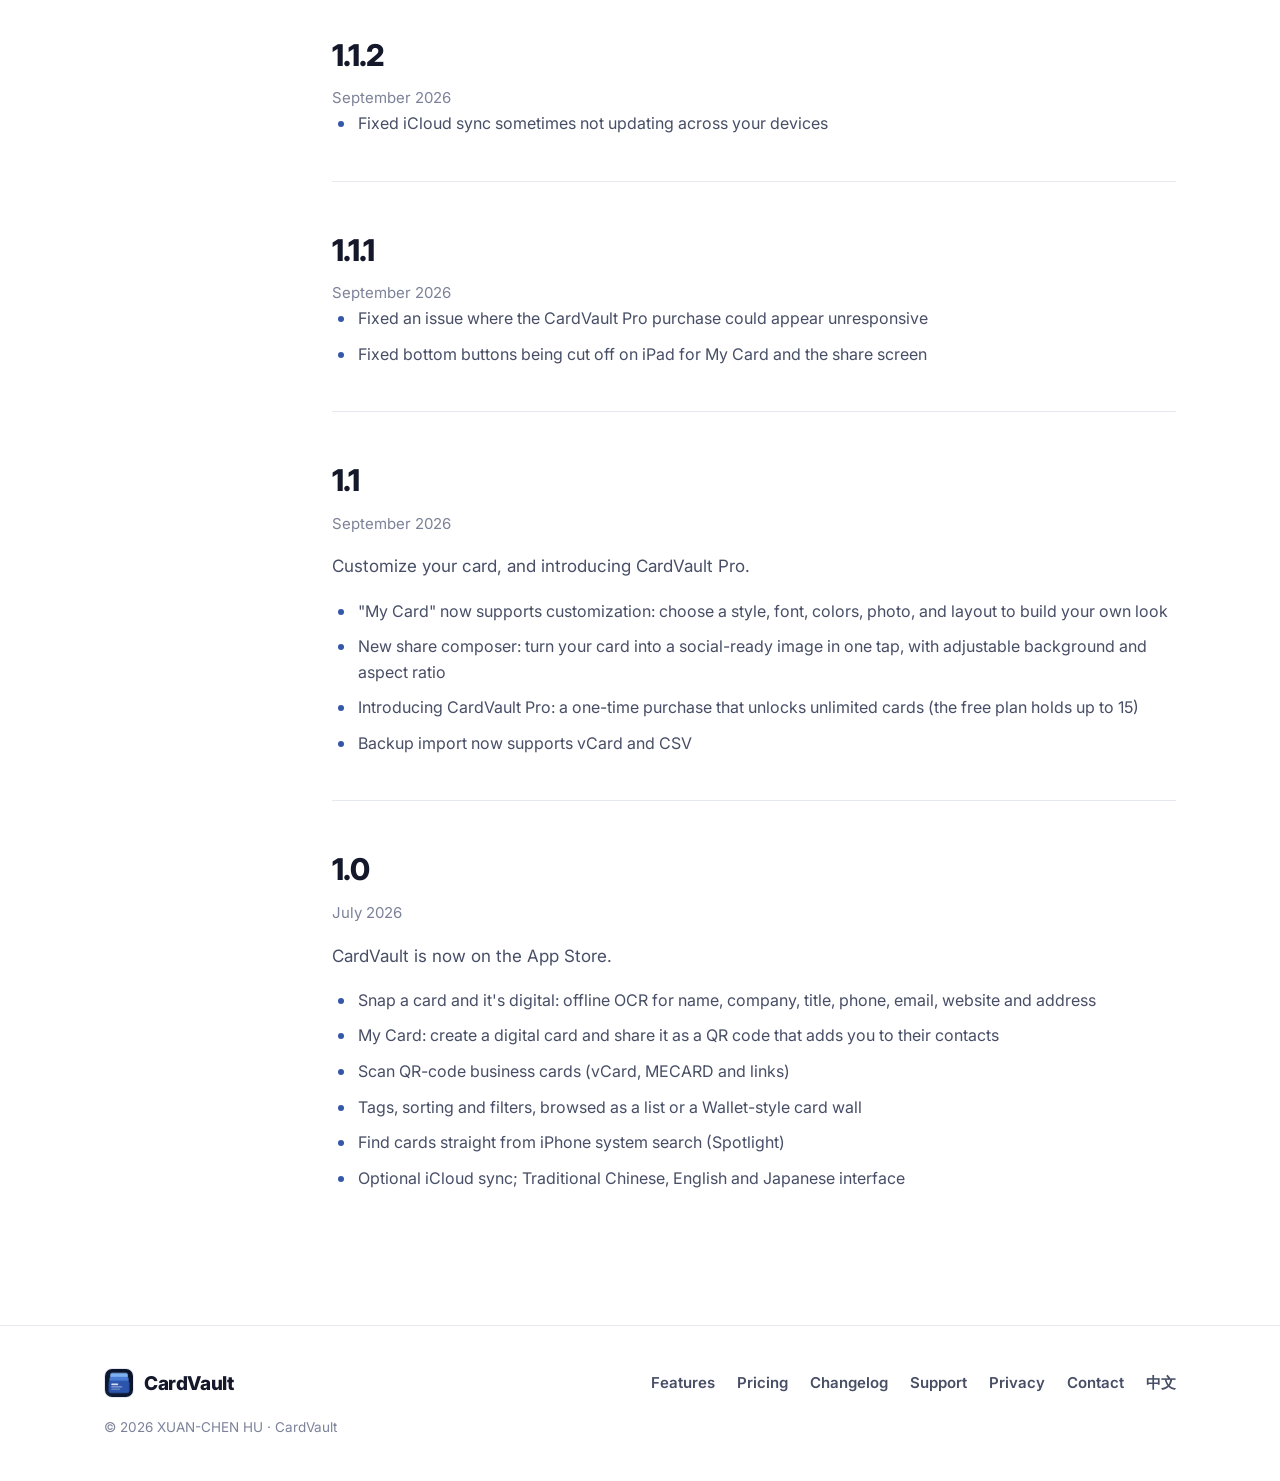
<file: changelog/index.html>
<!doctype html>
<html lang="zh-Hant" data-title-en="Changelog · CardVault">
<head>
<meta charset="utf-8">
<meta name="viewport" content="width=device-width, initial-scale=1">
<title>更新紀錄 · 名片夾 CardVault</title>
<script>(function(){var q,l;try{q=new URLSearchParams(location.search).get('lang');}catch(e){}try{if(q==='en'||q==='zh'){localStorage.setItem('cardvault_lang',q);}l=localStorage.getItem('cardvault_lang');}catch(e){l=q;}if(!l){l=(navigator.language||'').toLowerCase().indexOf('zh')===0?'zh':'en';}document.documentElement.lang=(l==='en')?'en':'zh-Hant';})();</script>
<meta name="description" content="名片夾 CardVault 每個版本的更新內容。">
<meta name="theme-color" content="#ffffff" media="(prefers-color-scheme: light)">
<meta name="theme-color" content="#0b1020" media="(prefers-color-scheme: dark)">
<link rel="icon" href="../icon.png" type="image/png">
<link rel="apple-touch-icon" href="../icon.png">
<link rel="preconnect" href="https://fonts.googleapis.com">
<link rel="preconnect" href="https://fonts.gstatic.com" crossorigin>
<link href="https://fonts.googleapis.com/css2?family=Inter:wght@400;500;600;700;800;900&display=swap" rel="stylesheet">
<link rel="stylesheet" href="../assets/site.css">
</head>
<body>

<header class="site ruled" id="siteHeader">
  <div class="wrap nav">
    <a href="../" class="logo"><img src="../icon.png" alt=""><span class="app-name" data-lang-zh>名片夾 CardVault</span><span class="app-name" data-lang-en>CardVault</span></a>
    <div class="nav-right">
      <a class="btn btn-dark btn-getapp" href="https://apps.apple.com/app/id6790775244">
        <svg class="apple" viewBox="0 0 384 512" fill="currentColor" aria-hidden="true"><path d="M318.7 268.7c-.2-36.7 16.4-64.4 50-84.8-18.8-26.9-47.2-41.7-84.7-44.6-35.5-2.8-74.3 20.7-88.5 20.7-15 0-49.4-19.7-76.4-19.7C63.3 141.2 4 184.8 4 273.5q0 39.3 14.4 81.2c12.8 36.7 59 126.7 107.2 125.2 25.2-.6 43-17.9 75.8-17.9 31.8 0 48.3 17.9 76.4 17.9 48.6-.7 90.4-82.5 102.6-119.3-65.2-30.7-61.7-90-61.7-91.9zm-56.6-164.2c27.3-32.4 24.8-61.9 24-72.5-24.1 1.4-52 16.4-67.9 34.9-17.5 19.8-27.8 44.3-25.6 71.9 26.1 2 49.9-11.4 69.5-34.3z"/></svg>
        <span class="txt" data-lang-zh>取得 App</span><span class="txt" data-lang-en>Get the app</span>
      </a>
      <button class="btn btn-ghost btn-menu" id="menuBtn" aria-haspopup="true" aria-expanded="false" aria-label="Menu">
        <svg viewBox="0 0 24 24" fill="none" stroke="currentColor" stroke-width="2.2" stroke-linecap="round" aria-hidden="true"><path d="M4 7h16M4 12h16M4 17h16"/></svg>
        <span class="txt" data-lang-zh>選單</span><span class="txt" data-lang-en>Menu</span>
      </button>
    </div>
  </div>
</header>

<div class="menu-scrim" id="menuScrim"></div>
<div class="menu-panel" id="menuPanel" role="dialog" aria-modal="true" aria-label="Menu">
  <div class="menu-head">
    <span data-lang-zh>選單</span><span data-lang-en>Menu</span>
    <button class="menu-x" id="menuClose" aria-label="Close">
      <svg viewBox="0 0 24 24" width="18" height="18" fill="none" stroke="currentColor" stroke-width="2.2" stroke-linecap="round" aria-hidden="true"><path d="M6 6l12 12M18 6L6 18"/></svg>
    </button>
  </div>
  <nav>
    <a href="../"><span data-lang-zh>總覽</span><span data-lang-en>Overview</span></a>
    <a href="../#features"><span data-lang-zh>功能</span><span data-lang-en>Features</span></a>
    <a href="../#screens"><span data-lang-zh>畫面一覽</span><span data-lang-en>Screenshots</span></a>
    <a href="../#pricing"><span data-lang-zh>定價</span><span data-lang-en>Pricing</span></a>
    <a href="../changelog/"><span data-lang-zh>更新紀錄</span><span data-lang-en>Changelog</span></a>
  </nav>
  <div class="menu-foot">
    <div class="menu-foot-links">
      <a href="../support/"><span data-lang-zh>支援</span><span data-lang-en>Support</span></a>
      <a href="../privacy/"><span data-lang-zh>隱私權</span><span data-lang-en>Privacy</span></a>
      <a href="mailto:abelhu.tw@gmail.com"><span data-lang-zh>聯絡我們</span><span data-lang-en>Contact</span></a>
    </div>
    <button class="lang" data-lang-zh onclick="setLang('en')">English</button>
    <button class="lang" data-lang-en onclick="setLang('zh')">中文</button>
  </div>
</div>

<div class="wrap cl-head">
  <div class="eyebrow" data-lang-zh>更新紀錄</div><div class="eyebrow" data-lang-en>Changelog</div>
  <h1><span data-lang-zh>每個版本，做了什麼。</span><span data-lang-en>What changed, version by version.</span></h1>
  <p><span data-lang-zh>名片夾 CardVault 的更新內容。</span><span data-lang-en>Everything new in CardVault.</span></p>
</div>

<div class="wrap cl-body">
  <aside class="cl-side">
    <a href="#v-1-1-5"><b>1.1.5</b><span><span data-lang-zh>2026 年 11 月</span><span data-lang-en>November 2026</span></span></a>
    <a href="#v-1-1-4"><b>1.1.4</b><span><span data-lang-zh>2026 年 9 月</span><span data-lang-en>September 2026</span></span></a>
    <a href="#v-1-1-3"><b>1.1.3</b><span><span data-lang-zh>2026 年 9 月</span><span data-lang-en>September 2026</span></span></a>
    <a href="#v-1-1-2"><b>1.1.2</b><span><span data-lang-zh>2026 年 9 月</span><span data-lang-en>September 2026</span></span></a>
    <a href="#v-1-1-1"><b>1.1.1</b><span><span data-lang-zh>2026 年 9 月</span><span data-lang-en>September 2026</span></span></a>
    <a href="#v-1-1"><b>1.1</b><span><span data-lang-zh>2026 年 9 月</span><span data-lang-en>September 2026</span></span></a>
    <a href="#v-1-0"><b>1.0</b><span><span data-lang-zh>2026 年 7 月</span><span data-lang-en>July 2026</span></span></a>
  </aside>
  <main class="cl-main">
    <article class="rel" id="v-1-1-5">
      <div class="rel-head"><h2>1.1.5</h2><span class="rel-date"><span data-lang-zh>2026 年 11 月</span><span data-lang-en>November 2026</span></span></div>
      <p class="rel-sum"><span data-lang-zh>名片辨識精準度全面改進，支援 Apple Intelligence 的裝置改用裝置端 AI；iPad 與 iPhone Duo 改為兩欄版面。</span><span data-lang-en>Much more accurate card recognition, with on-device AI on devices that support Apple Intelligence, plus a two-column layout on iPad and iPhone Duo.</span></p>
      <ul class="rel-list">
        <li><span data-lang-zh>名片辨識更準確：姓名、公司、職稱的判斷全面改進，名片背面的公司名、拆成兩行的品牌名與地址也能正確辨識</span><span data-lang-en>More accurate card recognition: better detection of names, companies, and job titles, including company names on the back of a card and names or addresses split across two lines</span></li>
        <li><span data-lang-zh>在支援 Apple Intelligence 的裝置上，會使用裝置端 AI 進一步提升辨識準確度，資料一樣不離開你的手機</span><span data-lang-en>On devices that support Apple Intelligence, on-device AI improves recognition even further, and your data still never leaves your device</span></li>
        <li><span data-lang-zh>日文名片辨識大幅改善，假名的姓名與職稱不再漏掉</span><span data-lang-en>Much better recognition of Japanese business cards, including names and titles written in kana</span></li>
        <li><span data-lang-zh>設定頁新增「名片辨識」，可查看 Apple Intelligence 的使用狀態</span><span data-lang-en>New Card Recognition row in Settings shows whether Apple Intelligence is in use</span></li>
        <li><span data-lang-zh>iPad 與展開的 iPhone Duo 改為左邊列表、右邊名片詳情的兩欄版面，切換名片不用再返回；iPhone Duo 開合時會停在同一張名片，正在編輯的內容也不會遺失</span><span data-lang-en>On iPad and an unfolded iPhone Duo, your cards now appear in two columns—the list on the left and card details on the right—so you can switch cards without going back. On iPhone Duo, folding or unfolding keeps you on the same card, and anything you&#x27;re editing stays put</span></li>
        <li><span data-lang-zh>手動建立的名片也能補上名片照片：在名片頁用相機拍或從相簿選，只存照片，不會改動你填的資料</span><span data-lang-en>Add a photo to cards you entered by hand: on the card page, take a photo or choose one from your library. Only the photo is saved; your card details stay the same</span></li>
        <li><span data-lang-zh>「我的名片」與分享頁會依螢幕大小調整，在 iPad 與 iPhone Duo 上不用捲動就看得到 QR code 與分享按鈕</span><span data-lang-en>My Card and the share screen now fit the screen size, so the QR code and Share button are visible without scrolling on iPad and iPhone Duo</span></li>
        <li><span data-lang-zh>修正名片牆按住名片時會透出下一張名片，以及白底名片原圖看不清關閉按鈕的問題</span><span data-lang-en>Fixed the next card showing through when you press and hold a card in card wall view, and the Close button being hard to see on white card photos</span></li>
      </ul>
    </article>
    <article class="rel" id="v-1-1-4">
      <div class="rel-head"><h2>1.1.4</h2><span class="rel-date"><span data-lang-zh>2026 年 9 月</span><span data-lang-en>September 2026</span></span></div>
      <p class="rel-sum"><span data-lang-zh>名片典藏、長按多選，以及看得到的 iCloud 同步狀態。</span><span data-lang-en>Archive cards, long-press to multi-select, and visible iCloud sync status.</span></p>
      <ul class="rel-list">
        <li><span data-lang-zh>新增名片典藏：過時或暫時用不到的名片，左滑即可典藏，不必刪除；可在「設定」&gt;「已典藏」查看或還原</span><span data-lang-en>New: Archive cards you no longer need—swipe left to archive instead of deleting. View or restore them in Settings &gt; Archived</span></li>
        <li><span data-lang-zh>長按名片即可進入多選，一次整理、收藏、典藏或匯出多張名片</span><span data-lang-en>Long-press a card to start selecting, then favorite, archive, or export several cards at once</span></li>
        <li><span data-lang-zh>設定頁新增「同步狀態」，可隨時查看 iCloud 同步是否正常</span><span data-lang-en>New Sync Status in Settings shows whether iCloud sync is working</span></li>
        <li><span data-lang-zh>意見回饋信會自動附上診斷資訊，方便更快找出問題</span><span data-lang-en>Send Feedback now includes diagnostic info to help troubleshoot faster</span></li>
      </ul>
    </article>
    <article class="rel" id="v-1-1-3">
      <div class="rel-head"><h2>1.1.3</h2><span class="rel-date"><span data-lang-zh>2026 年 9 月</span><span data-lang-en>September 2026</span></span></div>
      <ul class="rel-list">
        <li><span data-lang-zh>改善電話欄位的輸入：現在可以直接輸入連字號、空格與分機（例如 ext001），不必再另外複製貼上</span><span data-lang-en>Improved the phone field: you can now type hyphens, spaces, and extensions (e.g. ext001) directly — no more copy-pasting</span></li>
      </ul>
    </article>
    <article class="rel" id="v-1-1-2">
      <div class="rel-head"><h2>1.1.2</h2><span class="rel-date"><span data-lang-zh>2026 年 9 月</span><span data-lang-en>September 2026</span></span></div>
      <ul class="rel-list">
        <li><span data-lang-zh>修正 iCloud 同步在多台裝置之間有時不會即時更新的問題</span><span data-lang-en>Fixed iCloud sync sometimes not updating across your devices</span></li>
      </ul>
    </article>
    <article class="rel" id="v-1-1-1">
      <div class="rel-head"><h2>1.1.1</h2><span class="rel-date"><span data-lang-zh>2026 年 9 月</span><span data-lang-en>September 2026</span></span></div>
      <ul class="rel-list">
        <li><span data-lang-zh>修正 CardVault Pro 購買在某些情況下按下去沒有反應的問題</span><span data-lang-en>Fixed an issue where the CardVault Pro purchase could appear unresponsive</span></li>
        <li><span data-lang-zh>修正 iPad 上「我的名片」與分享頁底部按鈕被切到的問題</span><span data-lang-en>Fixed bottom buttons being cut off on iPad for My Card and the share screen</span></li>
      </ul>
    </article>
    <article class="rel" id="v-1-1">
      <div class="rel-head"><h2>1.1</h2><span class="rel-date"><span data-lang-zh>2026 年 9 月</span><span data-lang-en>September 2026</span></span></div>
      <p class="rel-sum"><span data-lang-zh>自訂你的名片樣式，並推出 CardVault Pro。</span><span data-lang-en>Customize your card, and introducing CardVault Pro.</span></p>
      <ul class="rel-list">
        <li><span data-lang-zh>「我的名片」新增卡面樣式自訂：可挑樣式、字體、配色、大頭照與排版，做出屬於你的名片風格</span><span data-lang-en>&quot;My Card&quot; now supports customization: choose a style, font, colors, photo, and layout to build your own look</span></li>
        <li><span data-lang-zh>全新分享合成頁：一鍵把名片做成適合社群的圖片，可調外圍背景與比例，輕鬆發到貼文或限時動態</span><span data-lang-en>New share composer: turn your card into a social-ready image in one tap, with adjustable background and aspect ratio</span></li>
        <li><span data-lang-zh>新增 CardVault Pro：一次買斷解鎖無限名片張數（免費版最多 15 張）</span><span data-lang-en>Introducing CardVault Pro: a one-time purchase that unlocks unlimited cards (the free plan holds up to 15)</span></li>
        <li><span data-lang-zh>備份匯入支援 vCard 與 CSV</span><span data-lang-en>Backup import now supports vCard and CSV</span></li>
      </ul>
    </article>
    <article class="rel" id="v-1-0">
      <div class="rel-head"><h2>1.0</h2><span class="rel-date"><span data-lang-zh>2026 年 7 月</span><span data-lang-en>July 2026</span></span></div>
      <p class="rel-sum"><span data-lang-zh>名片夾 CardVault 正式上架 App Store。</span><span data-lang-en>CardVault is now on the App Store.</span></p>
      <ul class="rel-list">
        <li><span data-lang-zh>拍一張，名片就數位化：離線 OCR 辨識姓名、公司、職稱、電話、Email、網址與地址</span><span data-lang-en>Snap a card and it&#x27;s digital: offline OCR for name, company, title, phone, email, website and address</span></li>
        <li><span data-lang-zh>「我的名片」：建立數位名片，出示 QR code，對方一掃就加進聯絡人</span><span data-lang-en>My Card: create a digital card and share it as a QR code that adds you to their contacts</span></li>
        <li><span data-lang-zh>讀取 QR code 名片（vCard、MECARD 與網址）</span><span data-lang-en>Scan QR-code business cards (vCard, MECARD and links)</span></li>
        <li><span data-lang-zh>標籤、排序與篩選，清單與 Wallet 風格名片牆兩種瀏覽方式</span><span data-lang-en>Tags, sorting and filters, browsed as a list or a Wallet-style card wall</span></li>
        <li><span data-lang-zh>從 iPhone 系統搜尋（Spotlight）直接找到名片</span><span data-lang-en>Find cards straight from iPhone system search (Spotlight)</span></li>
        <li><span data-lang-zh>選用的 iCloud 同步；繁體中文、英文、日文介面</span><span data-lang-en>Optional iCloud sync; Traditional Chinese, English and Japanese interface</span></li>
      </ul>
    </article>
  </main>
</div>

<footer class="site">
  <div class="wrap foot">
    <a href="../" class="logo"><img src="../icon.png" alt=""><span class="app-name" data-lang-zh>名片夾 CardVault</span><span class="app-name" data-lang-en>CardVault</span></a>
    <div class="foot-links">
      <a href="../#features"><span data-lang-zh>功能</span><span data-lang-en>Features</span></a>
      <a href="../#pricing"><span data-lang-zh>定價</span><span data-lang-en>Pricing</span></a>
      <a href="../changelog/"><span data-lang-zh>更新紀錄</span><span data-lang-en>Changelog</span></a>
      <a href="../support/"><span data-lang-zh>支援</span><span data-lang-en>Support</span></a>
      <a href="../privacy/"><span data-lang-zh>隱私權</span><span data-lang-en>Privacy</span></a>
      <a href="mailto:abelhu.tw@gmail.com"><span data-lang-zh>聯絡我們</span><span data-lang-en>Contact</span></a>
      <button class="lang" data-lang-zh onclick="setLang('en')">English</button>
      <button class="lang" data-lang-en onclick="setLang('zh')">中文</button>
    </div>
    <div class="foot-copy">© 2026 XUAN-CHEN HU · <span data-lang-zh>名片夾 CardVault</span><span data-lang-en>CardVault</span></div>
  </div>
</footer>

<script src="../assets/site.js"></script>
</body>
</html>
</file>
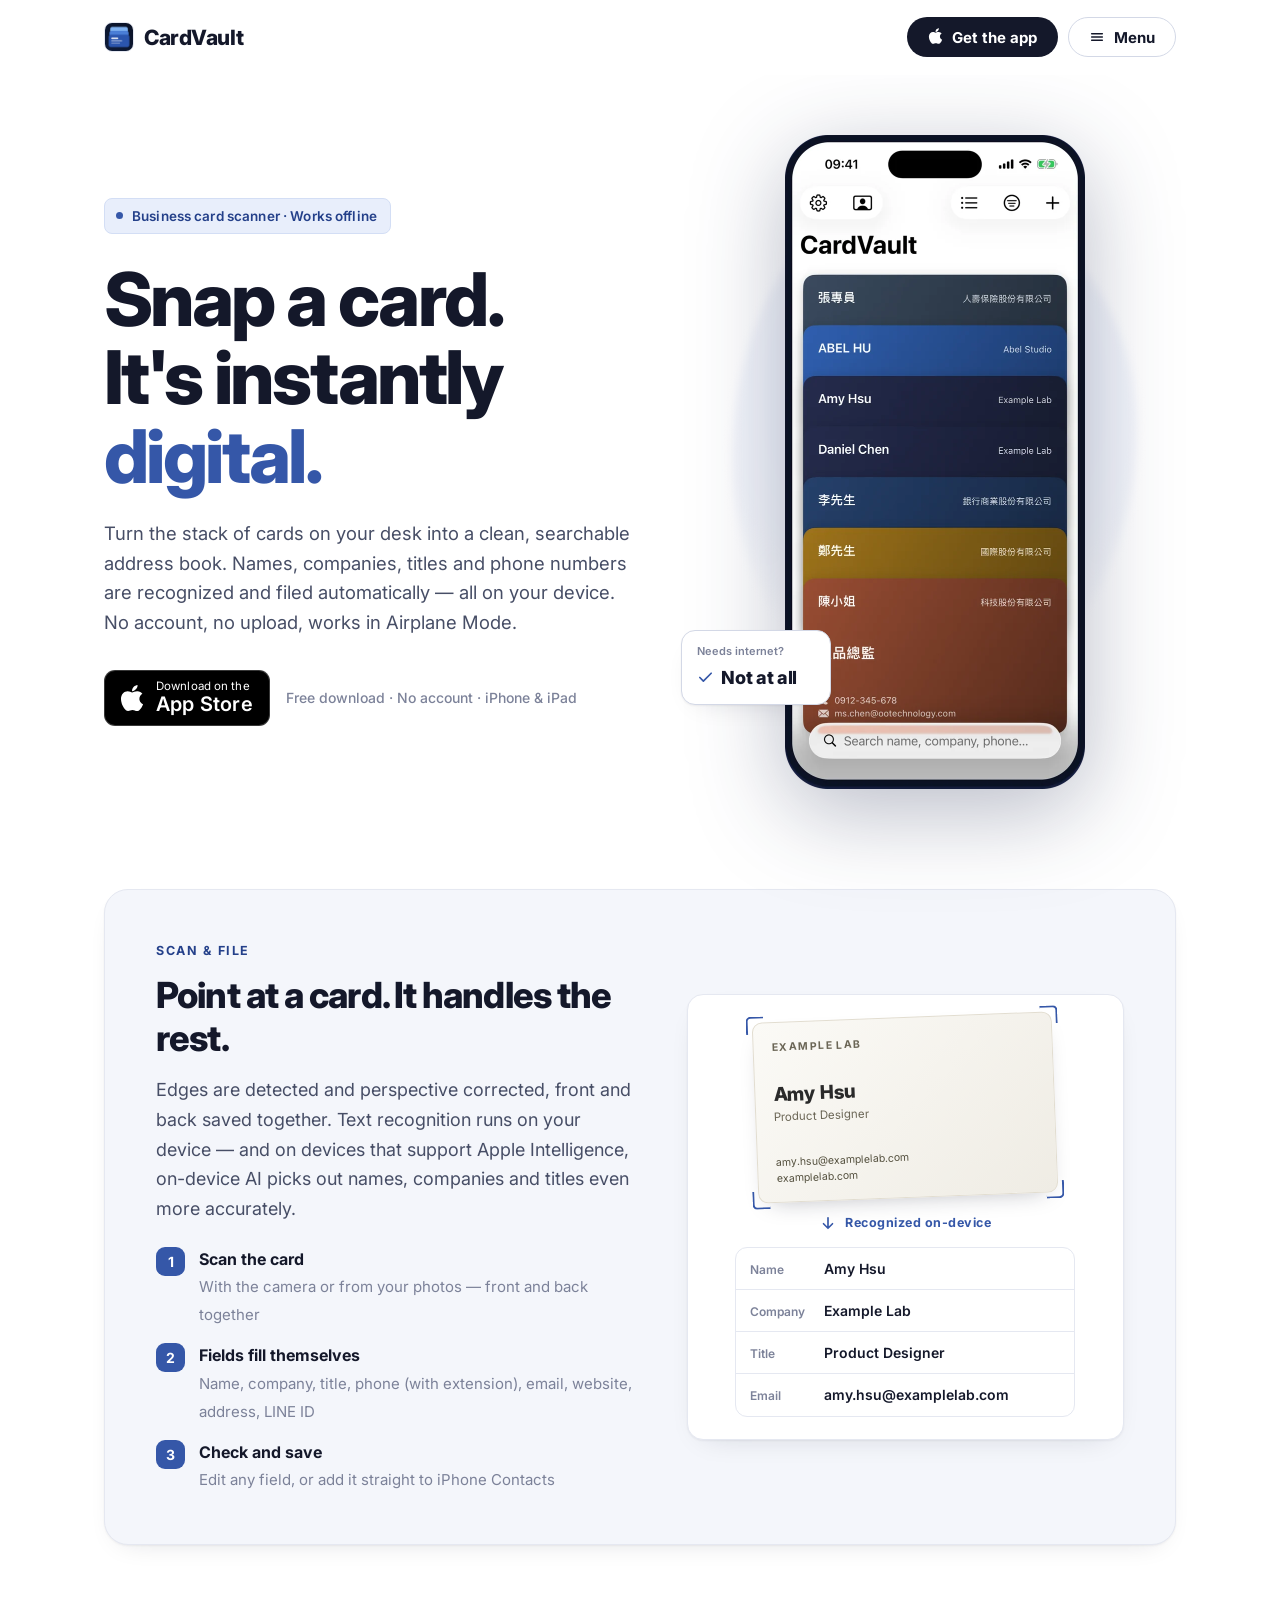
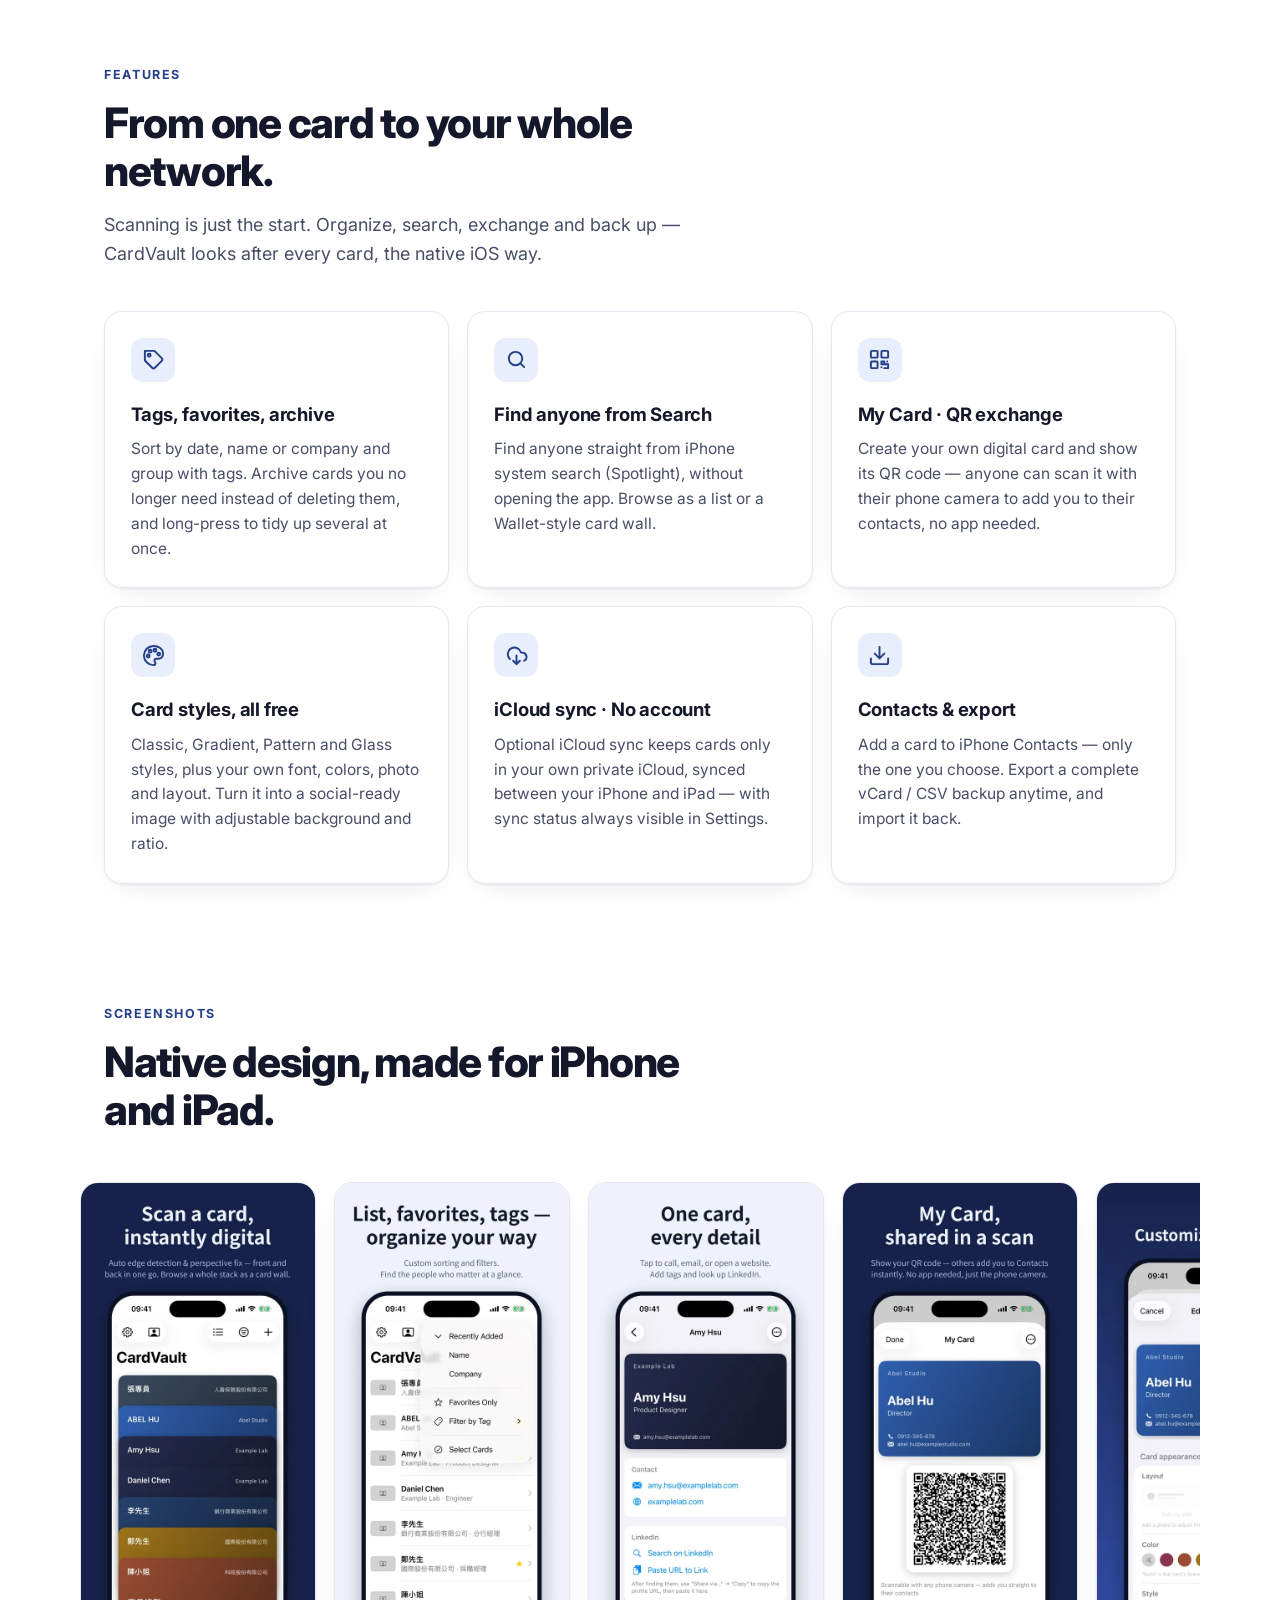
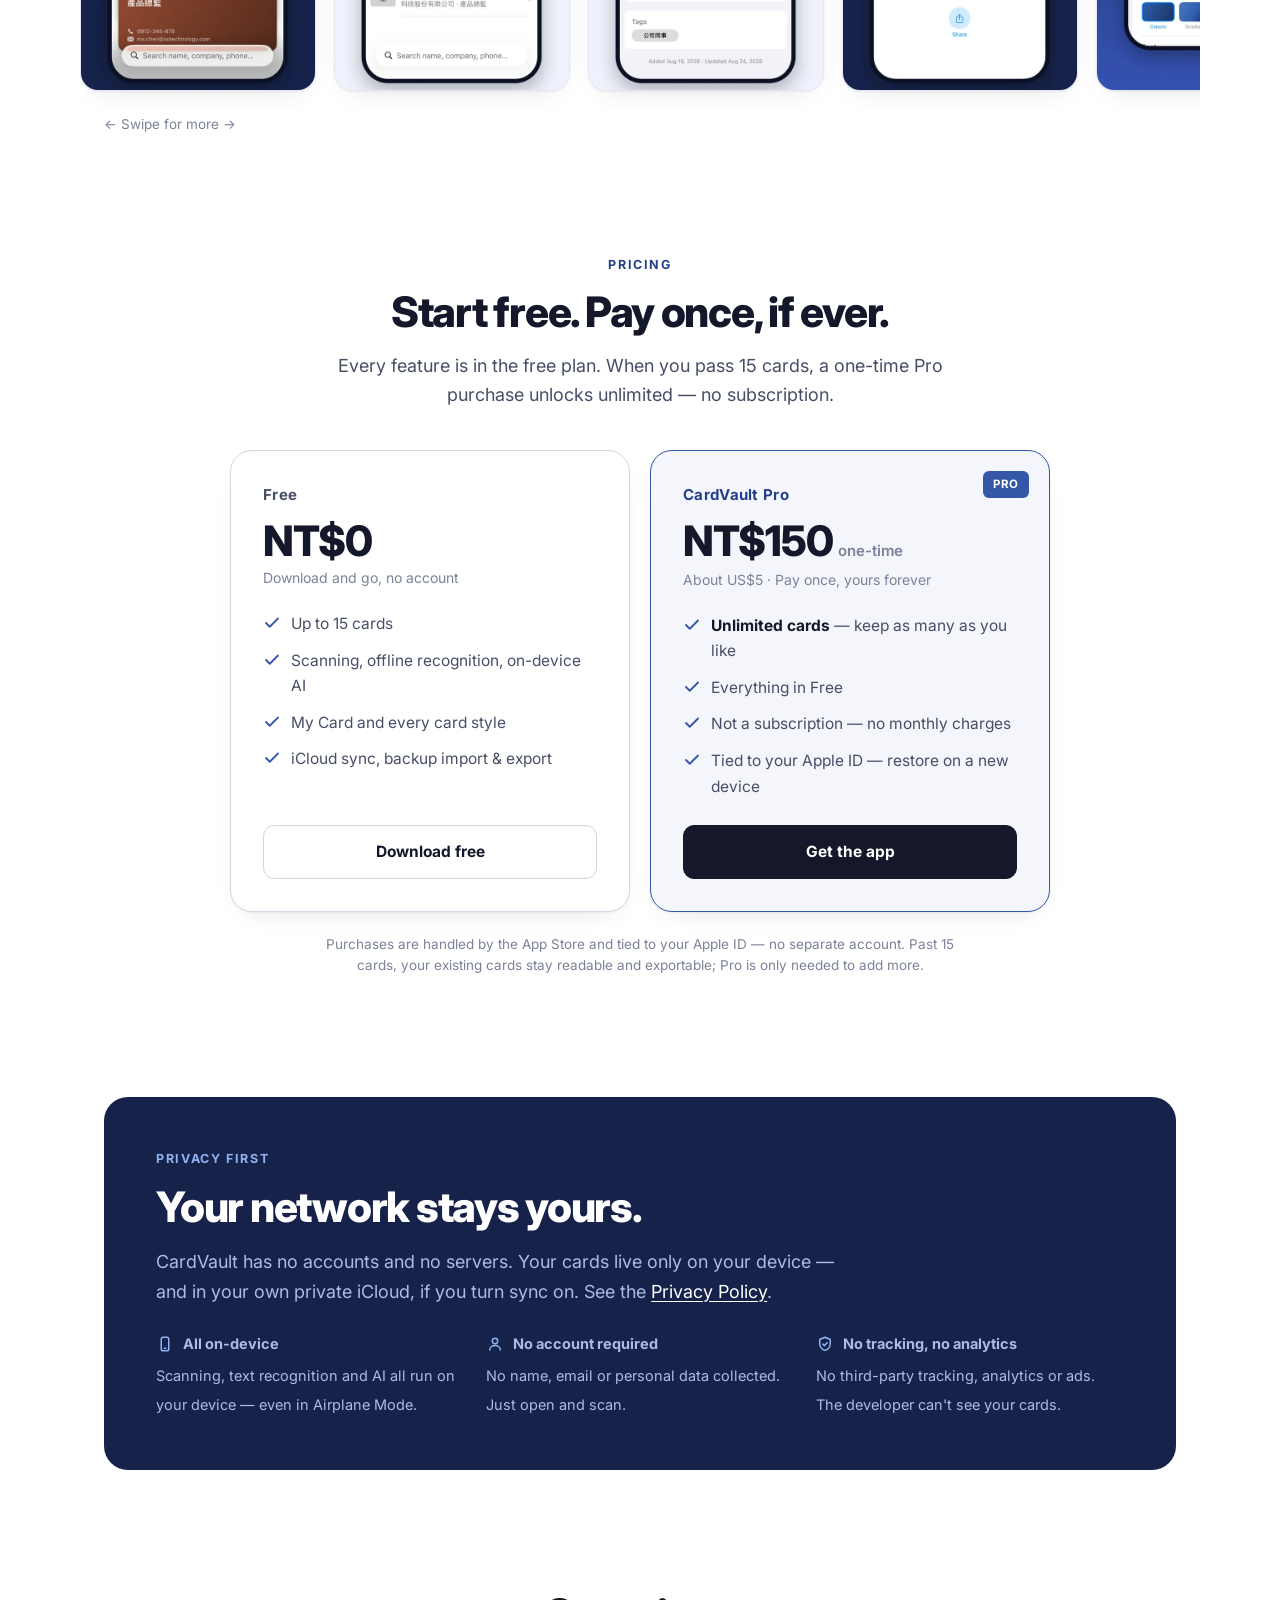
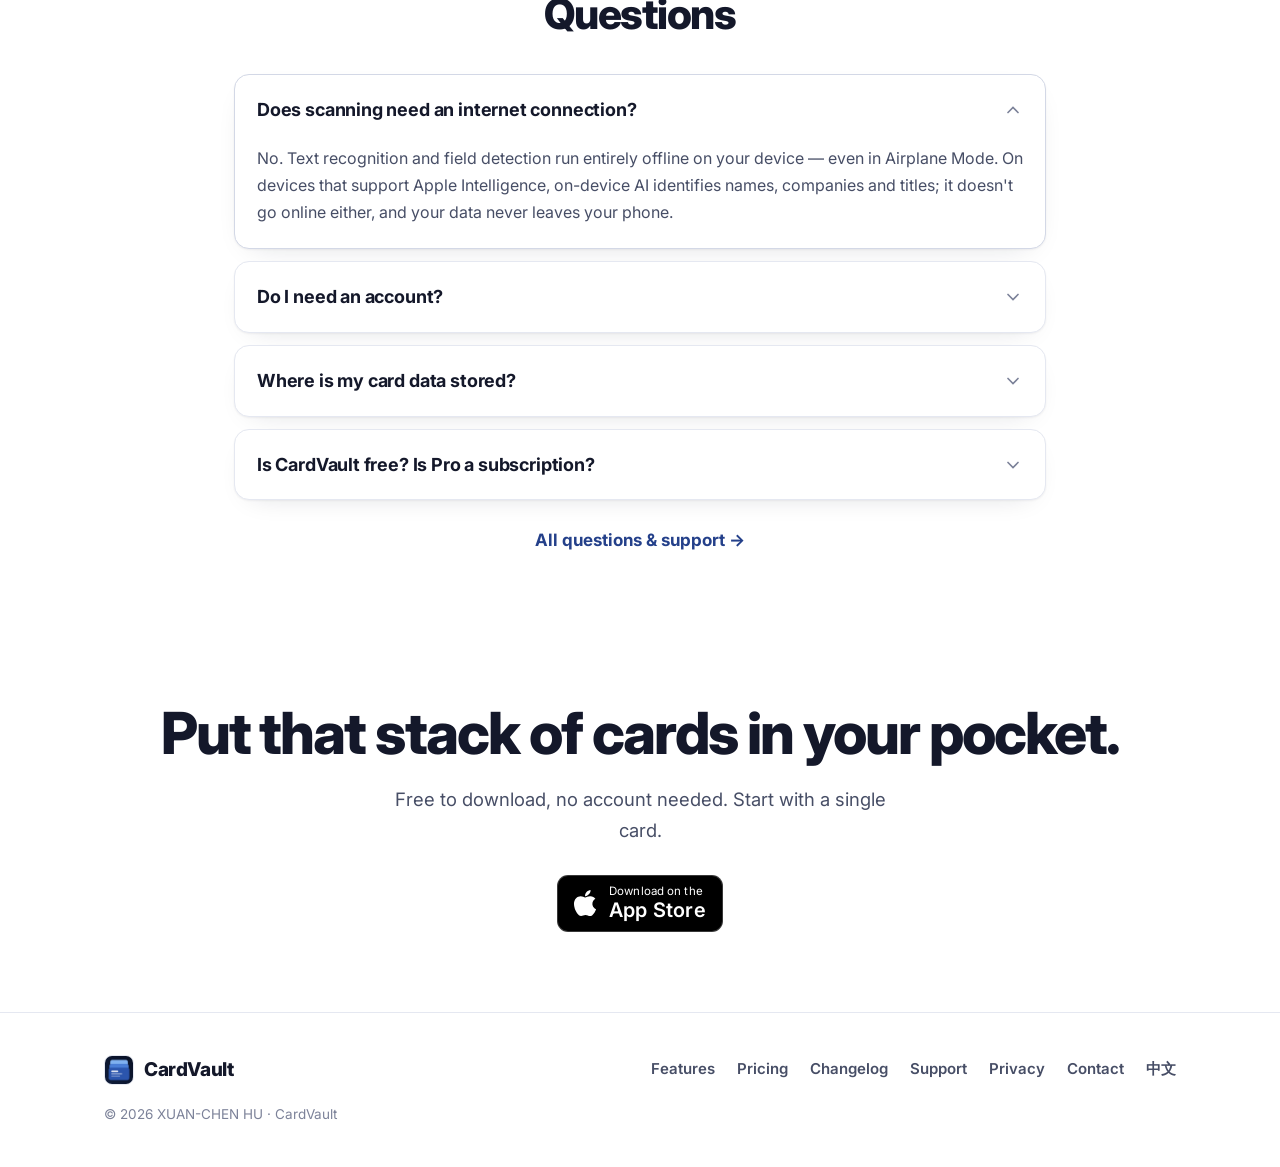
<file: en/index.html>
<!doctype html>
<html>
<head>
<meta charset="utf-8">
<title>CardVault</title>
<!-- 舊網址：已搬到新位置。Cloudflare 上由 _redirects 直接 301；這頁留給 GitHub Pages 過渡期用。 -->
<meta name="robots" content="noindex">
<meta http-equiv="refresh" content="0; url=../?lang=en">
<script>location.replace("../?lang=en" + location.hash);</script>
</head>
<body><a href="../?lang=en">CardVault</a></body>
</html>
</file>
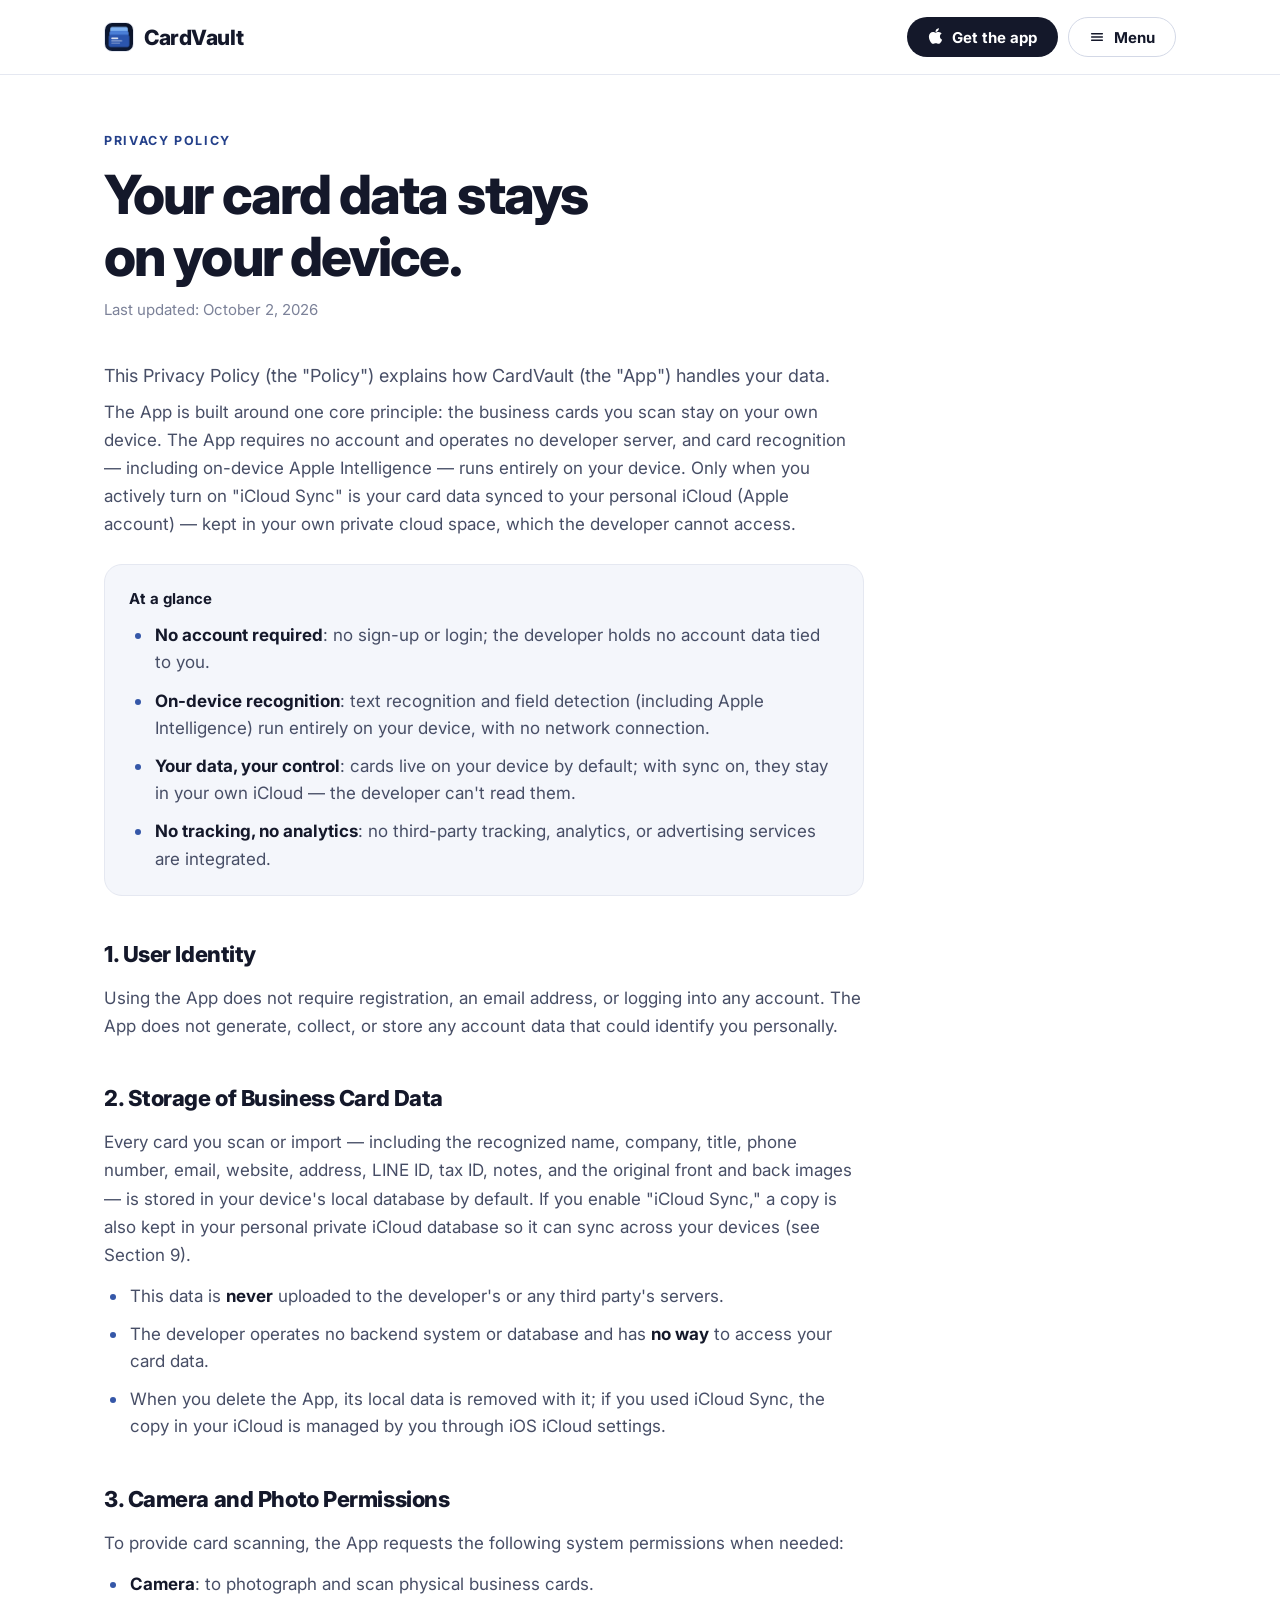
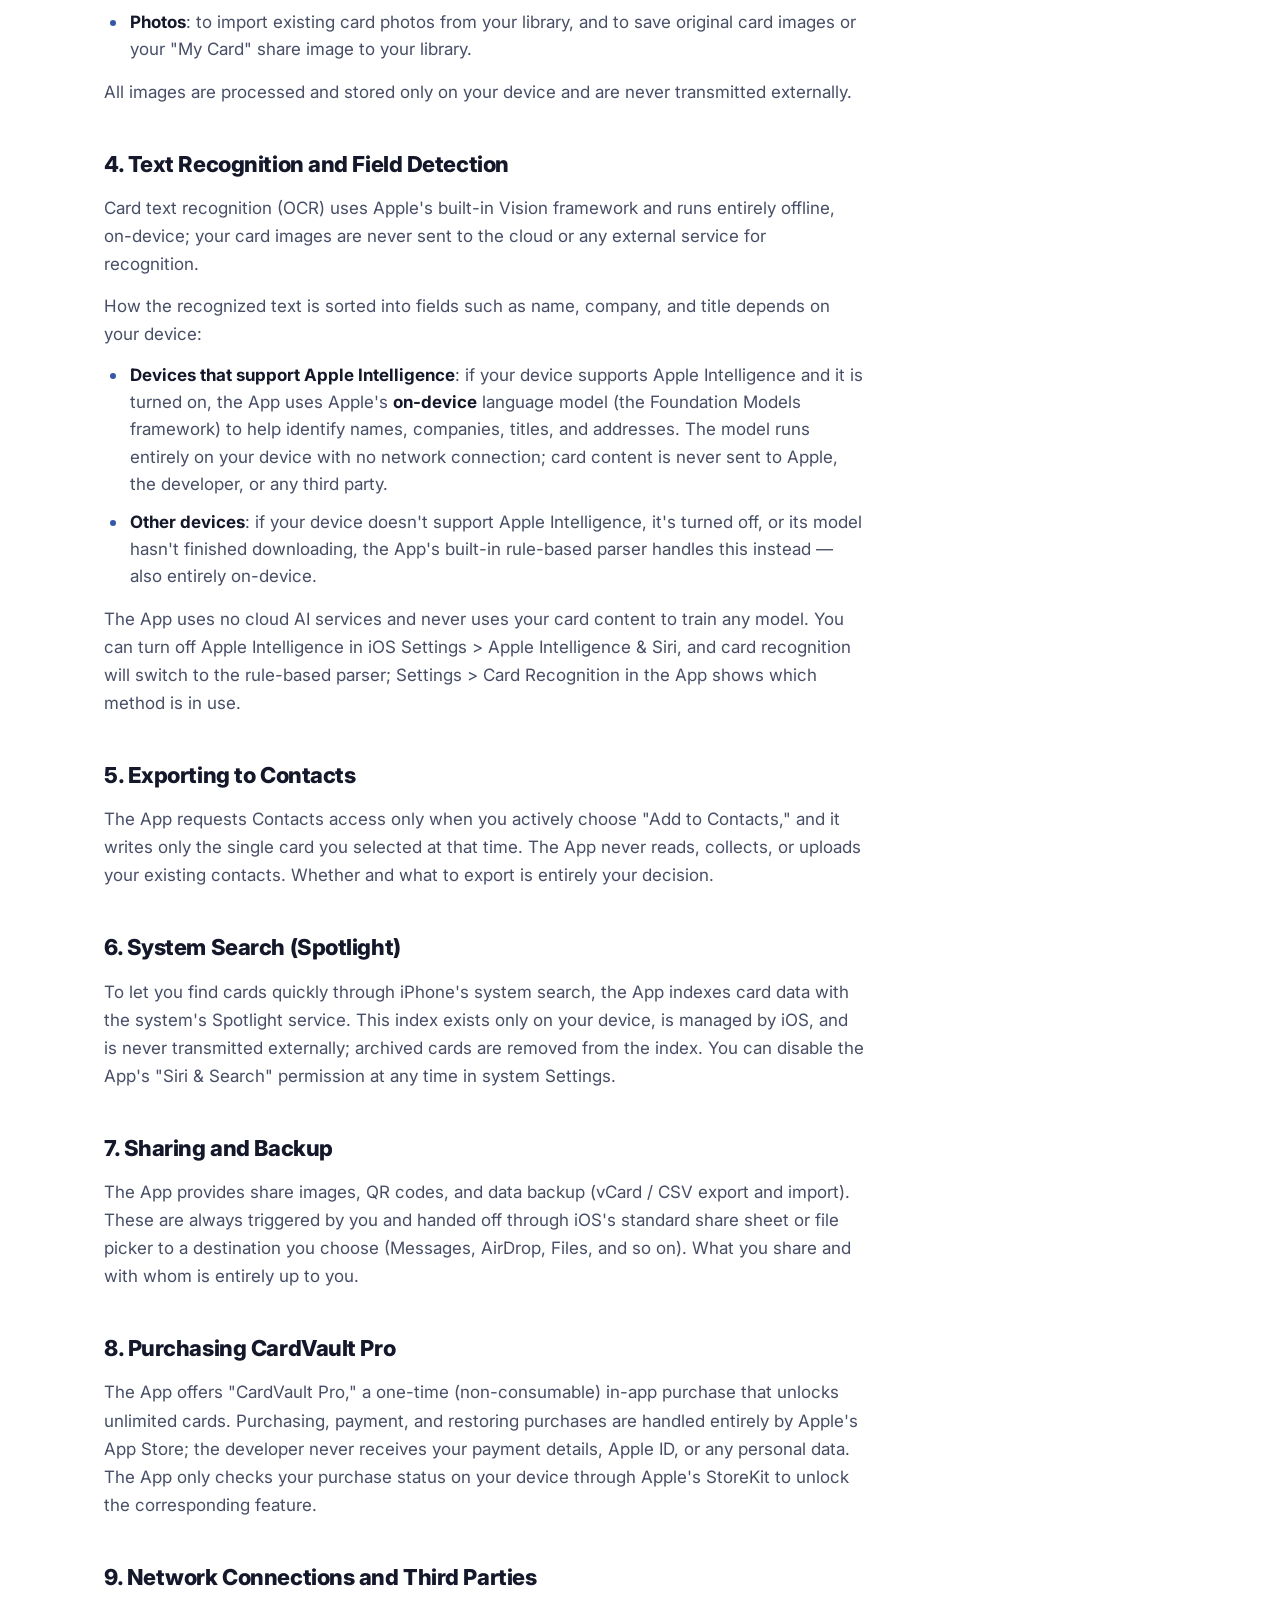
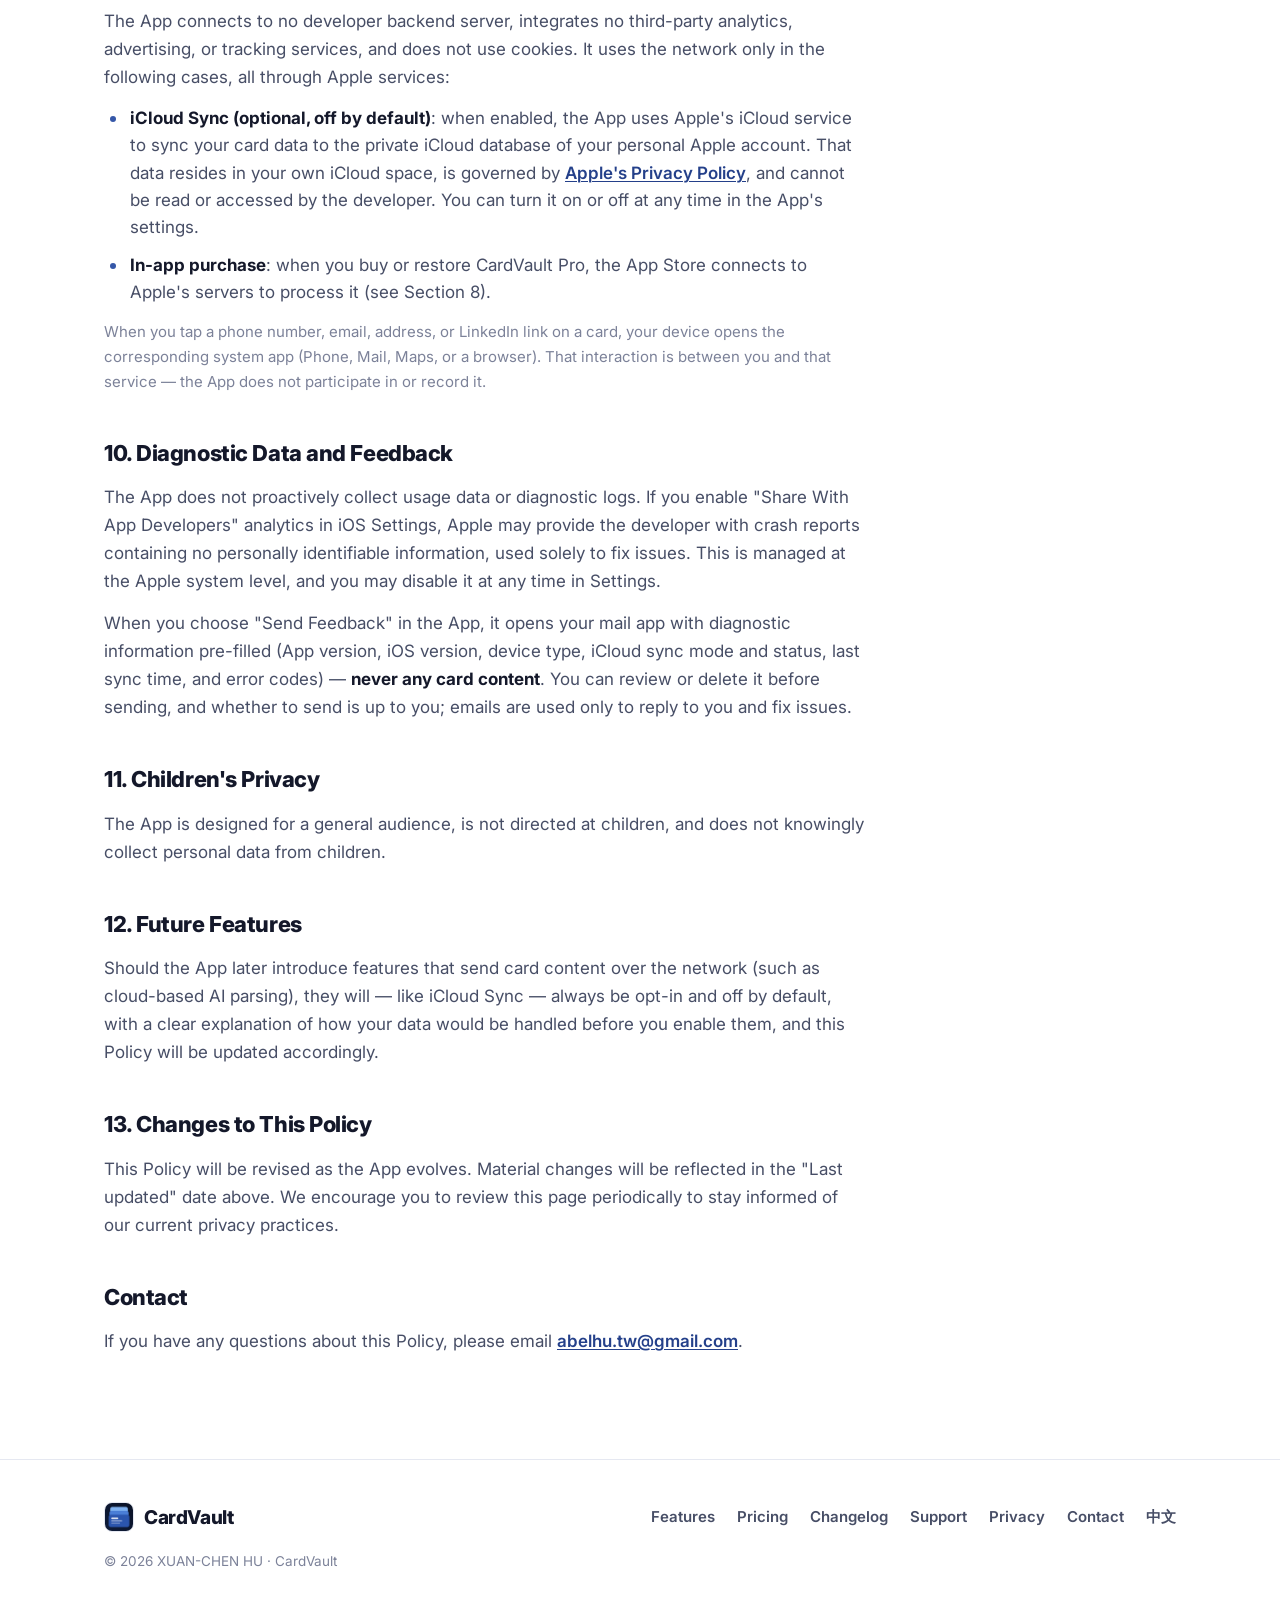
<file: privacy/index.html>
<!doctype html>
<html lang="zh-Hant" data-title-en="Privacy Policy · CardVault">
<head>
<meta charset="utf-8">
<meta name="viewport" content="width=device-width, initial-scale=1">
<title>隱私權政策 · 名片夾 CardVault</title>
<script>(function(){var q,l;try{q=new URLSearchParams(location.search).get('lang');}catch(e){}try{if(q==='en'||q==='zh'){localStorage.setItem('cardvault_lang',q);}l=localStorage.getItem('cardvault_lang');}catch(e){l=q;}if(!l){l=(navigator.language||'').toLowerCase().indexOf('zh')===0?'zh':'en';}document.documentElement.lang=(l==='en')?'en':'zh-Hant';})();</script>
<meta name="description" content="名片夾（CardVault）隱私權政策：名片資料保存於你的裝置，免帳號、無伺服器、無追蹤；名片辨識（含 Apple Intelligence）全程在裝置上完成。">
<meta name="theme-color" content="#ffffff" media="(prefers-color-scheme: light)">
<meta name="theme-color" content="#0b1020" media="(prefers-color-scheme: dark)">
<link rel="icon" href="../icon.png" type="image/png">
<link rel="apple-touch-icon" href="../icon.png">
<link rel="preconnect" href="https://fonts.googleapis.com">
<link rel="preconnect" href="https://fonts.gstatic.com" crossorigin>
<link href="https://fonts.googleapis.com/css2?family=Inter:wght@400;500;600;700;800;900&display=swap" rel="stylesheet">
<link rel="stylesheet" href="../assets/site.css">
</head>
<body>

<header class="site ruled" id="siteHeader">
  <div class="wrap nav">
    <a href="../" class="logo"><img src="../icon.png" alt=""><span class="app-name" data-lang-zh>名片夾 CardVault</span><span class="app-name" data-lang-en>CardVault</span></a>
    <div class="nav-right">
      <a class="btn btn-dark btn-getapp" href="https://apps.apple.com/app/id6790775244">
        <svg class="apple" viewBox="0 0 384 512" fill="currentColor" aria-hidden="true"><path d="M318.7 268.7c-.2-36.7 16.4-64.4 50-84.8-18.8-26.9-47.2-41.7-84.7-44.6-35.5-2.8-74.3 20.7-88.5 20.7-15 0-49.4-19.7-76.4-19.7C63.3 141.2 4 184.8 4 273.5q0 39.3 14.4 81.2c12.8 36.7 59 126.7 107.2 125.2 25.2-.6 43-17.9 75.8-17.9 31.8 0 48.3 17.9 76.4 17.9 48.6-.7 90.4-82.5 102.6-119.3-65.2-30.7-61.7-90-61.7-91.9zm-56.6-164.2c27.3-32.4 24.8-61.9 24-72.5-24.1 1.4-52 16.4-67.9 34.9-17.5 19.8-27.8 44.3-25.6 71.9 26.1 2 49.9-11.4 69.5-34.3z"/></svg>
        <span class="txt" data-lang-zh>取得 App</span><span class="txt" data-lang-en>Get the app</span>
      </a>
      <button class="btn btn-ghost btn-menu" id="menuBtn" aria-haspopup="true" aria-expanded="false" aria-label="Menu">
        <svg viewBox="0 0 24 24" fill="none" stroke="currentColor" stroke-width="2.2" stroke-linecap="round" aria-hidden="true"><path d="M4 7h16M4 12h16M4 17h16"/></svg>
        <span class="txt" data-lang-zh>選單</span><span class="txt" data-lang-en>Menu</span>
      </button>
    </div>
  </div>
</header>

<div class="menu-scrim" id="menuScrim"></div>
<div class="menu-panel" id="menuPanel" role="dialog" aria-modal="true" aria-label="Menu">
  <div class="menu-head">
    <span data-lang-zh>選單</span><span data-lang-en>Menu</span>
    <button class="menu-x" id="menuClose" aria-label="Close">
      <svg viewBox="0 0 24 24" width="18" height="18" fill="none" stroke="currentColor" stroke-width="2.2" stroke-linecap="round" aria-hidden="true"><path d="M6 6l12 12M18 6L6 18"/></svg>
    </button>
  </div>
  <nav>
    <a href="../"><span data-lang-zh>總覽</span><span data-lang-en>Overview</span></a>
    <a href="../#features"><span data-lang-zh>功能</span><span data-lang-en>Features</span></a>
    <a href="../#screens"><span data-lang-zh>畫面一覽</span><span data-lang-en>Screenshots</span></a>
    <a href="../#pricing"><span data-lang-zh>定價</span><span data-lang-en>Pricing</span></a>
    <a href="../changelog/"><span data-lang-zh>更新紀錄</span><span data-lang-en>Changelog</span></a>
  </nav>
  <div class="menu-foot">
    <div class="menu-foot-links">
      <a href="../support/"><span data-lang-zh>支援</span><span data-lang-en>Support</span></a>
      <a href="../privacy/"><span data-lang-zh>隱私權</span><span data-lang-en>Privacy</span></a>
      <a href="mailto:abelhu.tw@gmail.com"><span data-lang-zh>聯絡我們</span><span data-lang-en>Contact</span></a>
    </div>
    <button class="lang" data-lang-zh onclick="setLang('en')">English</button>
    <button class="lang" data-lang-en onclick="setLang('zh')">中文</button>
  </div>
</div>

<div class="wrap doc-head">
  <div class="eyebrow" data-lang-zh>隱私權政策</div><div class="eyebrow" data-lang-en>Privacy Policy</div>
  <h1><span data-lang-zh>你的名片資料，<br>僅保存於你的裝置。</span><span data-lang-en>Your card data stays<br>on your device.</span></h1>
  <p><span data-lang-zh>最後更新日期：2026 年 10 月 2 日</span><span data-lang-en>Last updated: October 2, 2026</span></p>
</div>

<div class="wrap">
  <article class="doc">

    <div data-lang-zh>
      <p class="lede">本隱私權政策（以下簡稱「本政策」）說明「名片夾」（CardVault，以下簡稱「本 App」）如何處理您的資料。</p>
      <p>本 App 的核心設計原則為：您所掃描的名片資料，保存於您自己的裝置之中。本 App 不要求註冊帳號、未設置任何開發者伺服器；名片辨識（包含 Apple Intelligence 裝置端 AI）全程於您的裝置上完成。僅在您主動開啟「iCloud 同步」時，名片資料才會同步至您個人的 iCloud（Apple 帳號）——存放於您自己的私人雲端空間，開發者無法存取。</p>
      <div class="summary-card">
        <b>重點摘要</b>
        <ul>
          <li><strong>免註冊使用</strong>：無需建立帳號或登入，開發者不持有任何與您相關的帳號資料。</li>
          <li><strong>裝置上辨識</strong>：文字辨識與欄位判斷（含 Apple Intelligence）均在裝置本機完成，無需網路連線。</li>
          <li><strong>資料由您掌控</strong>：名片預設只存在您的裝置；開啟同步後也僅存於您自己的 iCloud，開發者無法讀取。</li>
          <li><strong>無追蹤、無分析</strong>：未整合任何第三方追蹤、分析或廣告服務。</li>
        </ul>
      </div>

      <h2>1. 使用者身份</h2>
      <p>使用本 App 無需註冊、提供電子郵件或登入任何帳號。本 App 不會產生、蒐集或儲存任何可識別您個人身份的帳號資料。</p>

      <h2>2. 名片資料之儲存</h2>
      <p>您掃描或匯入的每一張名片——包含辨識所得之姓名、公司、職稱、電話、電子郵件、網址、地址、LINE ID、統一編號、備註，以及名片正反面之原始影像——預設僅儲存於您裝置的本機資料庫。若您開啟「iCloud 同步」，這些資料會另存一份於您個人的 iCloud 私人資料庫，供您的裝置間同步（詳見第 9 節）。</p>
      <ul>
        <li>上述資料<strong>不會</strong>上傳至開發者或任何第三方之伺服器。</li>
        <li>開發者未設置後端系統或資料庫，<strong>無任何途徑</strong>存取您的名片內容。</li>
        <li>當您自裝置移除本 App 時，本機資料將一併刪除；若曾開啟 iCloud 同步，存於您 iCloud 的資料由您透過 iOS 的 iCloud 設定管理。</li>
      </ul>

      <h2>3. 相機與照片權限</h2>
      <p>為提供名片掃描功能，本 App 將於必要時向您請求下列系統權限：</p>
      <ul>
        <li><strong>相機</strong>：用於拍攝與掃描實體名片。</li>
        <li><strong>照片</strong>：用於自相簿匯入既有之名片照片，以及將名片原圖或「我的名片」分享圖儲存至相簿。</li>
      </ul>
      <p>所有影像僅於您的裝置上處理與儲存，不會傳送至外部。</p>

      <h2>4. 文字辨識與欄位判斷</h2>
      <p>名片文字辨識（OCR）採用 Apple 系統內建之 Vision 框架，全程於裝置本機離線運算；您的名片影像不會為辨識目的而傳送至雲端或任何外部服務。</p>
      <p>辨識出的文字如何分成姓名、公司、職稱等欄位，依您的裝置而定：</p>
      <ul>
        <li><strong>支援 Apple Intelligence 的裝置</strong>：若您的裝置支援且已開啟 Apple Intelligence，本 App 會使用 Apple 提供之<strong>裝置端</strong>語言模型（Foundation Models 框架）協助判斷姓名、公司、職稱與地址。該模型完全於您的裝置上執行，不需網路連線；名片內容不會傳送至 Apple、開發者或任何第三方。</li>
        <li><strong>其他裝置</strong>：若裝置不支援、未開啟 Apple Intelligence，或模型尚未下載完成，則由本 App 內建之規則式解析器處理，同樣於本機完成。</li>
      </ul>
      <p>本 App 未使用任何雲端 AI 服務，也不會將您的名片內容用於訓練任何模型。您可於 iOS「設定」&gt;「Apple Intelligence 與 Siri」關閉 Apple Intelligence，名片辨識將改用規則式解析；App 內「設定」&gt;「名片辨識」可查看目前使用的方式。</p>

      <h2>5. 匯出至通訊錄</h2>
      <p>僅於您主動選擇「加入通訊錄」時，本 App 方會請求通訊錄權限，且僅寫入您當次選擇之名片。本 App 不會讀取、蒐集或上傳您既有之聯絡人資料。是否匯出及匯出之對象，均由您全權決定。</p>

      <h2>6. 系統搜尋（Spotlight）</h2>
      <p>為使您能透過 iPhone 系統搜尋快速尋得名片，本 App 會將名片資料建立索引至系統之 Spotlight 服務。該索引僅存在於您的裝置，由 iOS 系統管理，不會對外傳輸；已典藏的名片會自索引中移除。您可隨時於系統「設定」中關閉本 App 之「Siri 與搜尋」權限。</p>

      <h2>7. 分享與備份</h2>
      <p>本 App 提供分享圖、QR Code 及資料備份（vCard／CSV 匯出與匯入）等功能。上述功能均須由您主動觸發，並透過 iOS 標準分享面板或檔案選擇器，交由您所選擇之目的地（如訊息、AirDrop、檔案 App）處理。分享之內容與對象，均由您自行決定。</p>

      <h2>8. 購買 CardVault Pro</h2>
      <p>本 App 提供「CardVault Pro」一次性購買（非消耗性 App 內購買），用以解鎖無限名片張數。購買、付款與恢復購買全程由 Apple 的 App Store 處理；開發者不會取得您的付款資訊、Apple ID 或任何個人資料。本 App 僅透過 Apple 的 StoreKit 於您的裝置上確認購買狀態，以解鎖相應功能。</p>

      <h2>9. 網路連線與第三方服務</h2>
      <p>本 App 未串接任何開發者後端伺服器，亦未整合任何第三方之分析、廣告或追蹤服務，且不使用 Cookie。本 App 僅在下列情況使用網路，且均透過 Apple 的服務：</p>
      <ul>
        <li><strong>iCloud 同步（選用，預設關閉）</strong>：開啟後，本 App 會透過 Apple 的 iCloud 服務，將名片資料同步至您個人 Apple 帳號的私人 iCloud 資料庫。該資料存放於您自己的 iCloud 空間、受 Apple 的<a href="https://www.apple.com/legal/privacy/" target="_blank" rel="noopener">隱私權政策</a>規範，開發者無法讀取或存取。您可隨時於 App 設定中開啟或關閉。</li>
        <li><strong>App 內購買</strong>：當您購買或恢復購買 CardVault Pro 時，由 App Store 與 Apple 之伺服器連線處理（詳見第 8 節）。</li>
      </ul>
      <p class="note">當您點選名片上之電話、Email、地址或 LinkedIn 連結時，係由您的裝置開啟對應之系統應用程式（電話、郵件、地圖、瀏覽器）；該等互動屬於您與各該服務之間之行為，本 App 不參與亦不記錄。</p>

      <h2>10. 診斷資料與意見回饋</h2>
      <p>本 App 不主動蒐集使用數據或診斷紀錄。若您於 iOS 系統設定中啟用「與 App 開發者分享」之分析功能，Apple 可能向開發者提供不含個人身份資訊之當機報告，僅用於問題修正；該機制由 Apple 系統層級管理，您可隨時於設定中關閉。</p>
      <p>當您在 App 內選擇「意見回饋」時，本 App 會開啟您的郵件 App 並預先填入診斷資訊（App 版本、iOS 版本、裝置類型、iCloud 同步模式與狀態、最近同步時間與錯誤代碼），<strong>不含任何名片內容</strong>。寄出前您可檢視或刪除這些內容，是否寄出由您決定；來信僅用於回覆您與修正問題。</p>

      <h2>11. 兒童隱私</h2>
      <p>本 App 係為一般大眾設計，非以兒童為主要對象，亦不會刻意蒐集兒童之個人資料。</p>

      <h2>12. 未來功能</h2>
      <p>若日後推出須將名片內容傳送至網路之功能（如雲端 AI 解析），該等功能均將比照 iCloud 同步，以使用者自主選擇啟用、預設關閉之方式提供，並於啟用前清楚說明資料處理方式，同時更新本政策。</p>

      <h2>13. 本政策之修訂</h2>
      <p>本政策將隨本 App 之更新而適時修訂。如有重大變更，將更新本頁面上方之「最後更新日期」。建議您定期查閱本頁面，以瞭解最新之隱私權保護措施。</p>

      <h2>聯絡方式</h2>
      <p>如您對本政策有任何疑問，歡迎來信 <a href="mailto:abelhu.tw@gmail.com">abelhu.tw@gmail.com</a>。</p>
    </div>

    <div data-lang-en>
      <p class="lede">This Privacy Policy (the "Policy") explains how CardVault (the "App") handles your data.</p>
      <p>The App is built around one core principle: the business cards you scan stay on your own device. The App requires no account and operates no developer server, and card recognition — including on-device Apple Intelligence — runs entirely on your device. Only when you actively turn on "iCloud Sync" is your card data synced to your personal iCloud (Apple account) — kept in your own private cloud space, which the developer cannot access.</p>
      <div class="summary-card">
        <b>At a glance</b>
        <ul>
          <li><strong>No account required</strong>: no sign-up or login; the developer holds no account data tied to you.</li>
          <li><strong>On-device recognition</strong>: text recognition and field detection (including Apple Intelligence) run entirely on your device, with no network connection.</li>
          <li><strong>Your data, your control</strong>: cards live on your device by default; with sync on, they stay in your own iCloud — the developer can't read them.</li>
          <li><strong>No tracking, no analytics</strong>: no third-party tracking, analytics, or advertising services are integrated.</li>
        </ul>
      </div>

      <h2>1. User Identity</h2>
      <p>Using the App does not require registration, an email address, or logging into any account. The App does not generate, collect, or store any account data that could identify you personally.</p>

      <h2>2. Storage of Business Card Data</h2>
      <p>Every card you scan or import — including the recognized name, company, title, phone number, email, website, address, LINE ID, tax ID, notes, and the original front and back images — is stored in your device's local database by default. If you enable "iCloud Sync," a copy is also kept in your personal private iCloud database so it can sync across your devices (see Section 9).</p>
      <ul>
        <li>This data is <strong>never</strong> uploaded to the developer's or any third party's servers.</li>
        <li>The developer operates no backend system or database and has <strong>no way</strong> to access your card data.</li>
        <li>When you delete the App, its local data is removed with it; if you used iCloud Sync, the copy in your iCloud is managed by you through iOS iCloud settings.</li>
      </ul>

      <h2>3. Camera and Photo Permissions</h2>
      <p>To provide card scanning, the App requests the following system permissions when needed:</p>
      <ul>
        <li><strong>Camera</strong>: to photograph and scan physical business cards.</li>
        <li><strong>Photos</strong>: to import existing card photos from your library, and to save original card images or your "My Card" share image to your library.</li>
      </ul>
      <p>All images are processed and stored only on your device and are never transmitted externally.</p>

      <h2>4. Text Recognition and Field Detection</h2>
      <p>Card text recognition (OCR) uses Apple's built-in Vision framework and runs entirely offline, on-device; your card images are never sent to the cloud or any external service for recognition.</p>
      <p>How the recognized text is sorted into fields such as name, company, and title depends on your device:</p>
      <ul>
        <li><strong>Devices that support Apple Intelligence</strong>: if your device supports Apple Intelligence and it is turned on, the App uses Apple's <strong>on-device</strong> language model (the Foundation Models framework) to help identify names, companies, titles, and addresses. The model runs entirely on your device with no network connection; card content is never sent to Apple, the developer, or any third party.</li>
        <li><strong>Other devices</strong>: if your device doesn't support Apple Intelligence, it's turned off, or its model hasn't finished downloading, the App's built-in rule-based parser handles this instead — also entirely on-device.</li>
      </ul>
      <p>The App uses no cloud AI services and never uses your card content to train any model. You can turn off Apple Intelligence in iOS Settings &gt; Apple Intelligence &amp; Siri, and card recognition will switch to the rule-based parser; Settings &gt; Card Recognition in the App shows which method is in use.</p>

      <h2>5. Exporting to Contacts</h2>
      <p>The App requests Contacts access only when you actively choose "Add to Contacts," and it writes only the single card you selected at that time. The App never reads, collects, or uploads your existing contacts. Whether and what to export is entirely your decision.</p>

      <h2>6. System Search (Spotlight)</h2>
      <p>To let you find cards quickly through iPhone's system search, the App indexes card data with the system's Spotlight service. This index exists only on your device, is managed by iOS, and is never transmitted externally; archived cards are removed from the index. You can disable the App's "Siri &amp; Search" permission at any time in system Settings.</p>

      <h2>7. Sharing and Backup</h2>
      <p>The App provides share images, QR codes, and data backup (vCard / CSV export and import). These are always triggered by you and handed off through iOS's standard share sheet or file picker to a destination you choose (Messages, AirDrop, Files, and so on). What you share and with whom is entirely up to you.</p>

      <h2>8. Purchasing CardVault Pro</h2>
      <p>The App offers "CardVault Pro," a one-time (non-consumable) in-app purchase that unlocks unlimited cards. Purchasing, payment, and restoring purchases are handled entirely by Apple's App Store; the developer never receives your payment details, Apple ID, or any personal data. The App only checks your purchase status on your device through Apple's StoreKit to unlock the corresponding feature.</p>

      <h2>9. Network Connections and Third Parties</h2>
      <p>The App connects to no developer backend server, integrates no third-party analytics, advertising, or tracking services, and does not use cookies. It uses the network only in the following cases, all through Apple services:</p>
      <ul>
        <li><strong>iCloud Sync (optional, off by default)</strong>: when enabled, the App uses Apple's iCloud service to sync your card data to the private iCloud database of your personal Apple account. That data resides in your own iCloud space, is governed by <a href="https://www.apple.com/legal/privacy/" target="_blank" rel="noopener">Apple's Privacy Policy</a>, and cannot be read or accessed by the developer. You can turn it on or off at any time in the App's settings.</li>
        <li><strong>In-app purchase</strong>: when you buy or restore CardVault Pro, the App Store connects to Apple's servers to process it (see Section 8).</li>
      </ul>
      <p class="note">When you tap a phone number, email, address, or LinkedIn link on a card, your device opens the corresponding system app (Phone, Mail, Maps, or a browser). That interaction is between you and that service — the App does not participate in or record it.</p>

      <h2>10. Diagnostic Data and Feedback</h2>
      <p>The App does not proactively collect usage data or diagnostic logs. If you enable "Share With App Developers" analytics in iOS Settings, Apple may provide the developer with crash reports containing no personally identifiable information, used solely to fix issues. This is managed at the Apple system level, and you may disable it at any time in Settings.</p>
      <p>When you choose "Send Feedback" in the App, it opens your mail app with diagnostic information pre-filled (App version, iOS version, device type, iCloud sync mode and status, last sync time, and error codes) — <strong>never any card content</strong>. You can review or delete it before sending, and whether to send is up to you; emails are used only to reply to you and fix issues.</p>

      <h2>11. Children's Privacy</h2>
      <p>The App is designed for a general audience, is not directed at children, and does not knowingly collect personal data from children.</p>

      <h2>12. Future Features</h2>
      <p>Should the App later introduce features that send card content over the network (such as cloud-based AI parsing), they will — like iCloud Sync — always be opt-in and off by default, with a clear explanation of how your data would be handled before you enable them, and this Policy will be updated accordingly.</p>

      <h2>13. Changes to This Policy</h2>
      <p>This Policy will be revised as the App evolves. Material changes will be reflected in the "Last updated" date above. We encourage you to review this page periodically to stay informed of our current privacy practices.</p>

      <h2>Contact</h2>
      <p>If you have any questions about this Policy, please email <a href="mailto:abelhu.tw@gmail.com">abelhu.tw@gmail.com</a>.</p>
    </div>

  </article>
</div>

<footer class="site">
  <div class="wrap foot">
    <a href="../" class="logo"><img src="../icon.png" alt=""><span class="app-name" data-lang-zh>名片夾 CardVault</span><span class="app-name" data-lang-en>CardVault</span></a>
    <div class="foot-links">
      <a href="../#features"><span data-lang-zh>功能</span><span data-lang-en>Features</span></a>
      <a href="../#pricing"><span data-lang-zh>定價</span><span data-lang-en>Pricing</span></a>
      <a href="../changelog/"><span data-lang-zh>更新紀錄</span><span data-lang-en>Changelog</span></a>
      <a href="../support/"><span data-lang-zh>支援</span><span data-lang-en>Support</span></a>
      <a href="../privacy/"><span data-lang-zh>隱私權</span><span data-lang-en>Privacy</span></a>
      <a href="mailto:abelhu.tw@gmail.com"><span data-lang-zh>聯絡我們</span><span data-lang-en>Contact</span></a>
      <button class="lang" data-lang-zh onclick="setLang('en')">English</button>
      <button class="lang" data-lang-en onclick="setLang('zh')">中文</button>
    </div>
    <div class="foot-copy">© 2026 XUAN-CHEN HU · <span data-lang-zh>名片夾 CardVault</span><span data-lang-en>CardVault</span></div>
  </div>
</footer>

<script src="../assets/site.js"></script>
</body>
</html>
</file>
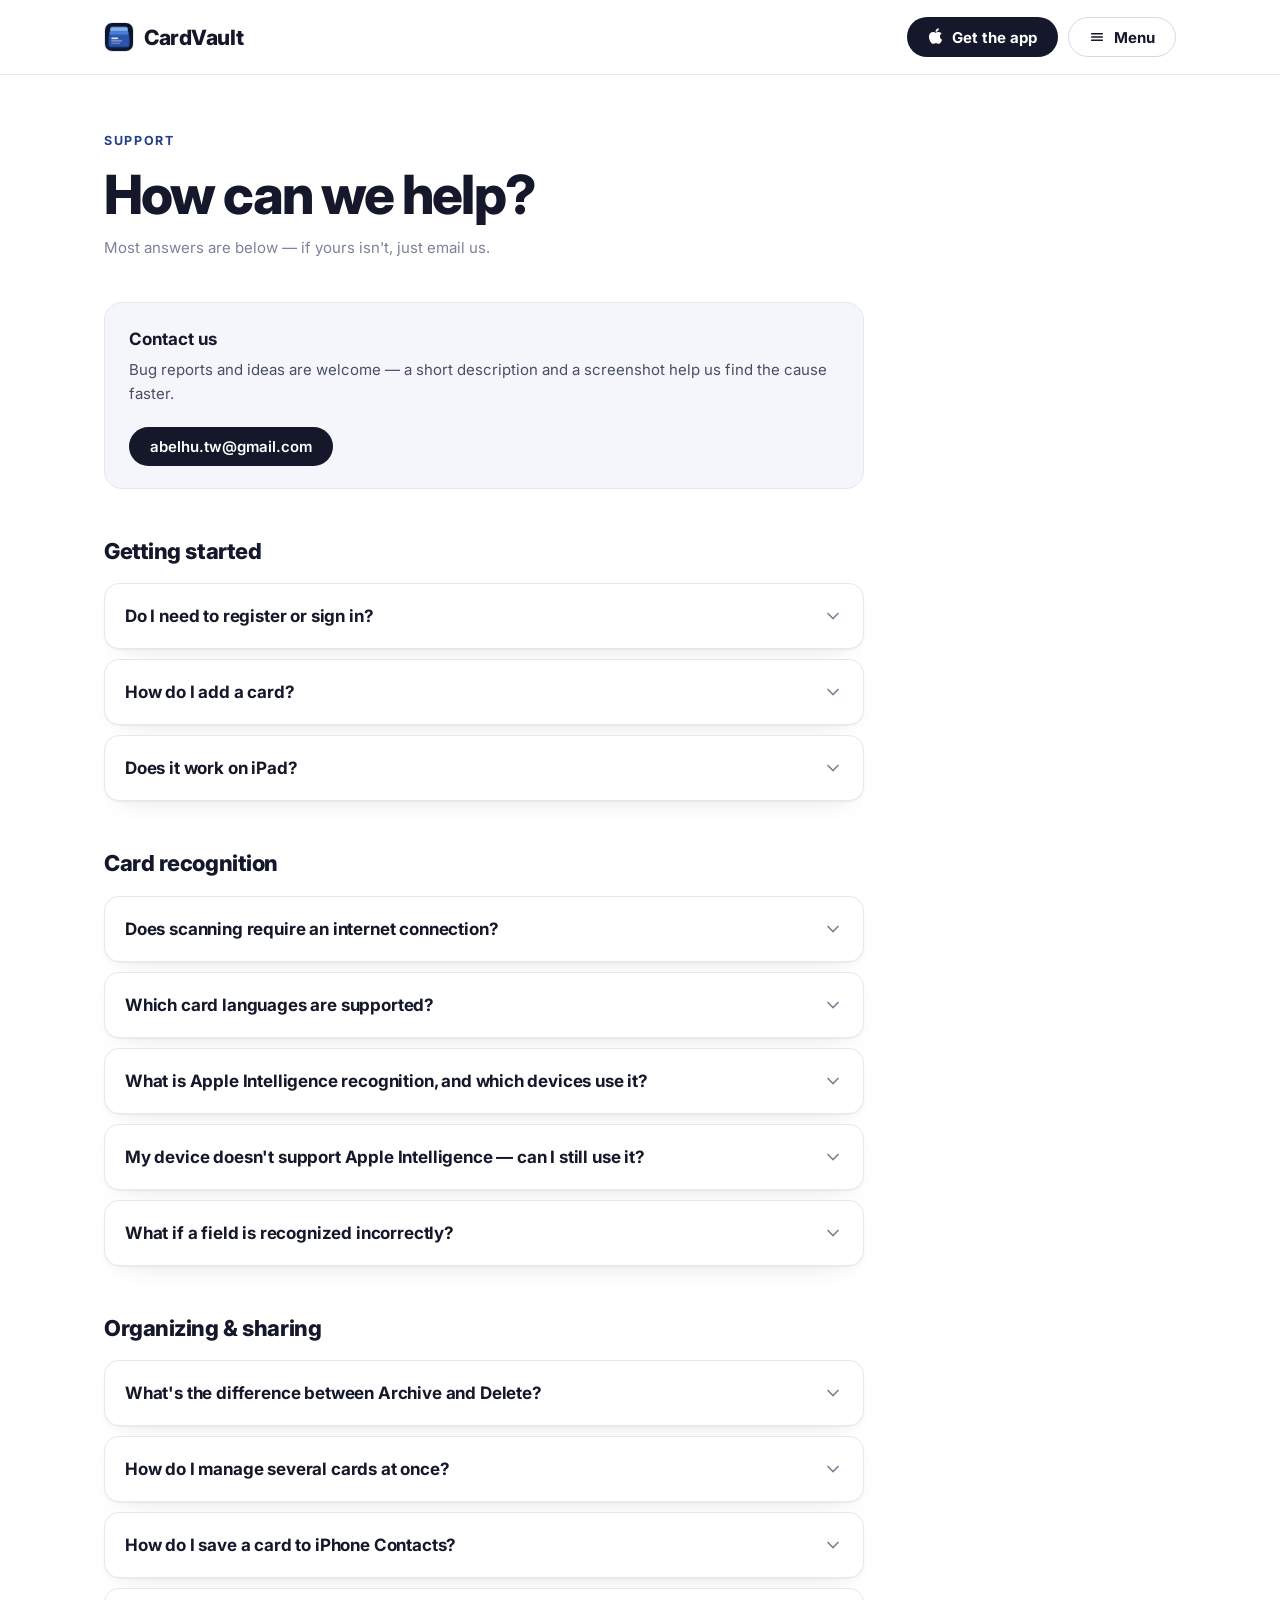
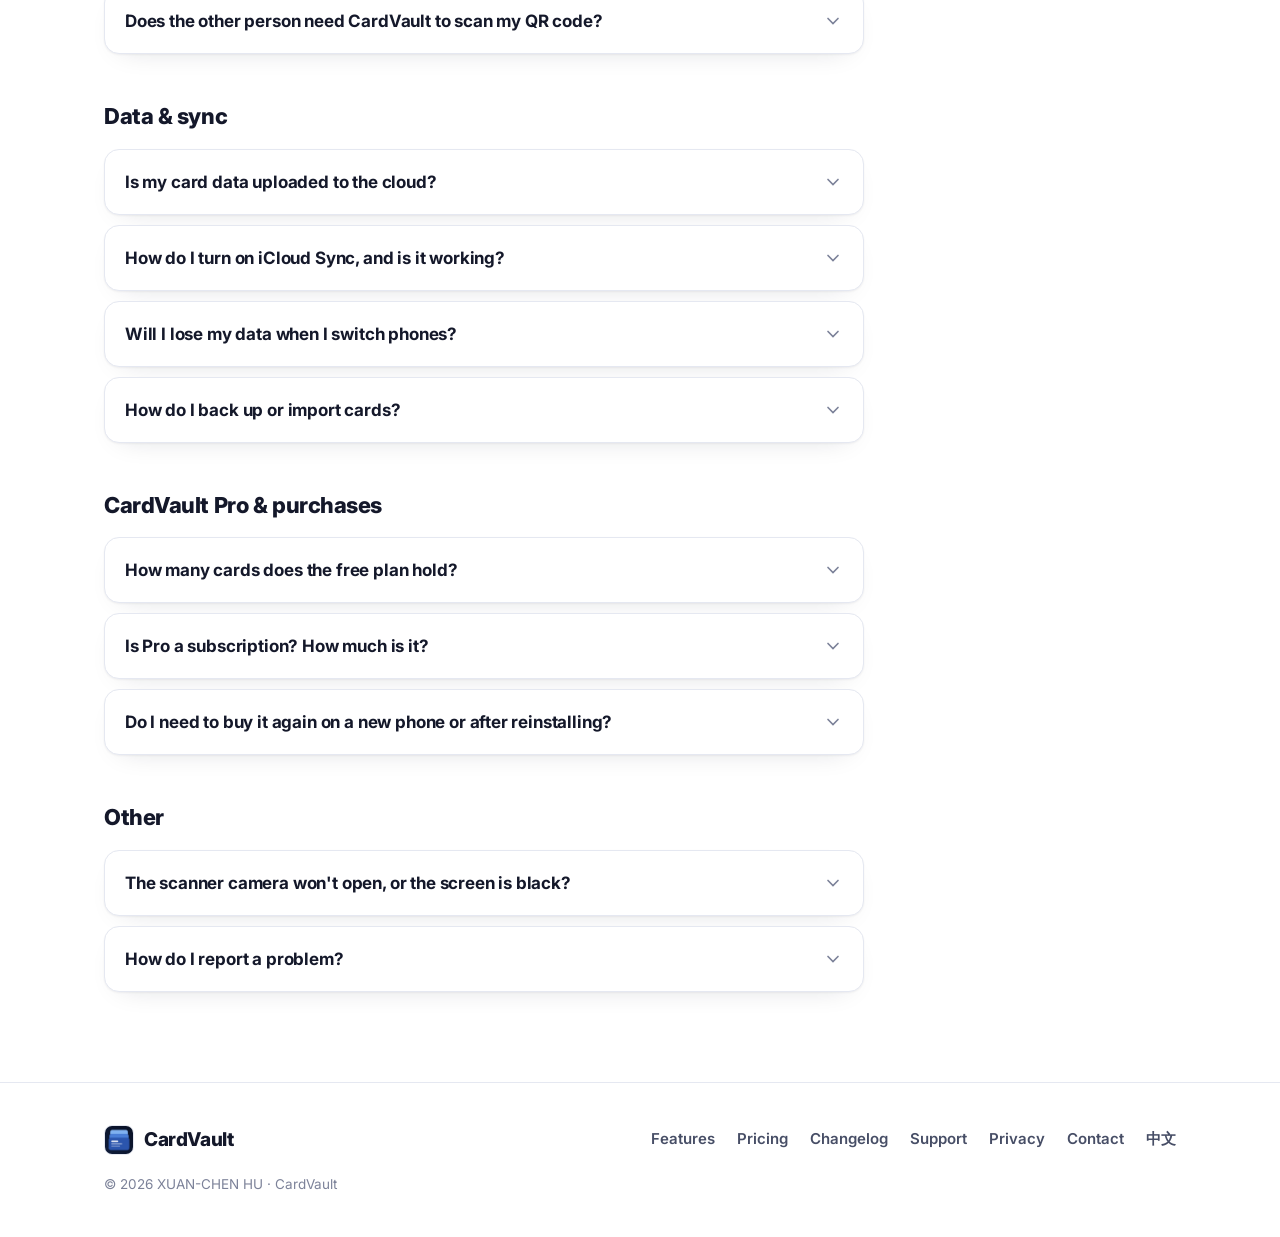
<file: support/index.html>
<!doctype html>
<html lang="zh-Hant" data-title-en="Support · CardVault">
<head>
<meta charset="utf-8">
<meta name="viewport" content="width=device-width, initial-scale=1">
<title>技術支援 · 名片夾 CardVault</title>
<script>(function(){var q,l;try{q=new URLSearchParams(location.search).get('lang');}catch(e){}try{if(q==='en'||q==='zh'){localStorage.setItem('cardvault_lang',q);}l=localStorage.getItem('cardvault_lang');}catch(e){l=q;}if(!l){l=(navigator.language||'').toLowerCase().indexOf('zh')===0?'zh':'en';}document.documentElement.lang=(l==='en')?'en':'zh-Hant';})();</script>
<meta name="description" content="名片夾（CardVault）技術支援：掃描與辨識、Apple Intelligence、iCloud 同步、備份與 Pro 購買的常見問題與聯絡方式。">
<meta name="theme-color" content="#ffffff" media="(prefers-color-scheme: light)">
<meta name="theme-color" content="#0b1020" media="(prefers-color-scheme: dark)">
<link rel="icon" href="../icon.png" type="image/png">
<link rel="apple-touch-icon" href="../icon.png">
<link rel="preconnect" href="https://fonts.googleapis.com">
<link rel="preconnect" href="https://fonts.gstatic.com" crossorigin>
<link href="https://fonts.googleapis.com/css2?family=Inter:wght@400;500;600;700;800;900&display=swap" rel="stylesheet">
<link rel="stylesheet" href="../assets/site.css">
</head>
<body>

<header class="site ruled" id="siteHeader">
  <div class="wrap nav">
    <a href="../" class="logo"><img src="../icon.png" alt=""><span class="app-name" data-lang-zh>名片夾 CardVault</span><span class="app-name" data-lang-en>CardVault</span></a>
    <div class="nav-right">
      <a class="btn btn-dark btn-getapp" href="https://apps.apple.com/app/id6790775244">
        <svg class="apple" viewBox="0 0 384 512" fill="currentColor" aria-hidden="true"><path d="M318.7 268.7c-.2-36.7 16.4-64.4 50-84.8-18.8-26.9-47.2-41.7-84.7-44.6-35.5-2.8-74.3 20.7-88.5 20.7-15 0-49.4-19.7-76.4-19.7C63.3 141.2 4 184.8 4 273.5q0 39.3 14.4 81.2c12.8 36.7 59 126.7 107.2 125.2 25.2-.6 43-17.9 75.8-17.9 31.8 0 48.3 17.9 76.4 17.9 48.6-.7 90.4-82.5 102.6-119.3-65.2-30.7-61.7-90-61.7-91.9zm-56.6-164.2c27.3-32.4 24.8-61.9 24-72.5-24.1 1.4-52 16.4-67.9 34.9-17.5 19.8-27.8 44.3-25.6 71.9 26.1 2 49.9-11.4 69.5-34.3z"/></svg>
        <span class="txt" data-lang-zh>取得 App</span><span class="txt" data-lang-en>Get the app</span>
      </a>
      <button class="btn btn-ghost btn-menu" id="menuBtn" aria-haspopup="true" aria-expanded="false" aria-label="Menu">
        <svg viewBox="0 0 24 24" fill="none" stroke="currentColor" stroke-width="2.2" stroke-linecap="round" aria-hidden="true"><path d="M4 7h16M4 12h16M4 17h16"/></svg>
        <span class="txt" data-lang-zh>選單</span><span class="txt" data-lang-en>Menu</span>
      </button>
    </div>
  </div>
</header>

<div class="menu-scrim" id="menuScrim"></div>
<div class="menu-panel" id="menuPanel" role="dialog" aria-modal="true" aria-label="Menu">
  <div class="menu-head">
    <span data-lang-zh>選單</span><span data-lang-en>Menu</span>
    <button class="menu-x" id="menuClose" aria-label="Close">
      <svg viewBox="0 0 24 24" width="18" height="18" fill="none" stroke="currentColor" stroke-width="2.2" stroke-linecap="round" aria-hidden="true"><path d="M6 6l12 12M18 6L6 18"/></svg>
    </button>
  </div>
  <nav>
    <a href="../"><span data-lang-zh>總覽</span><span data-lang-en>Overview</span></a>
    <a href="../#features"><span data-lang-zh>功能</span><span data-lang-en>Features</span></a>
    <a href="../#screens"><span data-lang-zh>畫面一覽</span><span data-lang-en>Screenshots</span></a>
    <a href="../#pricing"><span data-lang-zh>定價</span><span data-lang-en>Pricing</span></a>
    <a href="../changelog/"><span data-lang-zh>更新紀錄</span><span data-lang-en>Changelog</span></a>
  </nav>
  <div class="menu-foot">
    <div class="menu-foot-links">
      <a href="../support/"><span data-lang-zh>支援</span><span data-lang-en>Support</span></a>
      <a href="../privacy/"><span data-lang-zh>隱私權</span><span data-lang-en>Privacy</span></a>
      <a href="mailto:abelhu.tw@gmail.com"><span data-lang-zh>聯絡我們</span><span data-lang-en>Contact</span></a>
    </div>
    <button class="lang" data-lang-zh onclick="setLang('en')">English</button>
    <button class="lang" data-lang-en onclick="setLang('zh')">中文</button>
  </div>
</div>

<div class="wrap doc-head">
  <div class="eyebrow" data-lang-zh>支援</div><div class="eyebrow" data-lang-en>Support</div>
  <h1><span data-lang-zh>需要幫忙嗎？</span><span data-lang-en>How can we help?</span></h1>
  <p><span data-lang-zh>常見問題都在下面；找不到答案的話，直接來信。</span><span data-lang-en>Most answers are below — if yours isn't, just email us.</span></p>
</div>

<div class="wrap">
  <div class="doc support">
    <div class="contact-card">
      <div>
        <strong><span data-lang-zh>聯絡我們</span><span data-lang-en>Contact us</span></strong>
        <p><span data-lang-zh>問題回報、功能建議都歡迎；附上狀況說明與截圖會更快找到原因。</span><span data-lang-en>Bug reports and ideas are welcome — a short description and a screenshot help us find the cause faster.</span></p>
      </div>
      <a class="btn btn-dark" href="mailto:abelhu.tw@gmail.com?subject=%E5%90%8D%E7%89%87%E5%A4%BE%20CardVault%20%E6%94%AF%E6%8F%B4">abelhu.tw@gmail.com</a>
    </div>

    <h2 id="start"><span data-lang-zh>開始使用</span><span data-lang-en>Getting started</span></h2>
    <div class="faq">
      <details class="qa">
        <summary><span><span data-lang-zh>使用名片夾需要註冊或登入嗎？</span><span data-lang-en>Do I need to register or sign in?</span></span><svg class="chev" width="20" height="20" viewBox="0 0 24 24" fill="none" stroke="currentColor" stroke-width="2" stroke-linecap="round"><path d="M6 9l6 6 6-6"/></svg></summary>
        <div class="ans"><span data-lang-zh>不需要。打開就能用，沒有帳號、不必填 Email。</span><span data-lang-en>No. Just open the app and start — no account, no email required.</span></div>
      </details>
      <details class="qa">
        <summary><span><span data-lang-zh>怎麼新增名片？</span><span data-lang-en>How do I add a card?</span></span><svg class="chev" width="20" height="20" viewBox="0 0 24 24" fill="none" stroke="currentColor" stroke-width="2" stroke-linecap="round"><path d="M6 9l6 6 6-6"/></svg></summary>
        <div class="ans"><span data-lang-zh>在主畫面右上按 <strong>＋</strong>：<br>• <strong>相機掃描</strong>：自動偵測名片邊框、校正透視，正反面可以一起掃。<br>• <strong>從照片匯入</strong>：從相簿挑已經拍好的名片照片。<br>• <strong>手動輸入</strong>：沒有實體名片時，直接填寫欄位。</span><span data-lang-en>Tap <strong>+</strong> at the top right of the main screen:<br>• <strong>Scan with Camera</strong> — detects the card's edges and corrects perspective; scan the front and back together.<br>• <strong>Import from Photos</strong> — pick a card photo you've already taken.<br>• <strong>Enter Manually</strong> — fill in the fields yourself when there's no physical card.</span></div>
      </details>
      <details class="qa">
        <summary><span><span data-lang-zh>可以在 iPad 上使用嗎？</span><span data-lang-en>Does it work on iPad?</span></span><svg class="chev" width="20" height="20" viewBox="0 0 24 24" fill="none" stroke="currentColor" stroke-width="2" stroke-linecap="round"><path d="M6 9l6 6 6-6"/></svg></summary>
        <div class="ans"><span data-lang-zh>可以。名片夾為 iPhone 與 iPad 設計，需要 iOS／iPadOS 17 以上。開啟 iCloud 同步，兩台裝置的名片會自動同步。</span><span data-lang-en>Yes. CardVault is designed for iPhone and iPad and requires iOS / iPadOS 17 or later. Turn on iCloud Sync to keep cards in sync between them.</span></div>
      </details>
    </div>

    <h2 id="recognition"><span data-lang-zh>名片辨識</span><span data-lang-en>Card recognition</span></h2>
    <div class="faq">
      <details class="qa">
        <summary><span><span data-lang-zh>掃描名片需要連網路嗎？</span><span data-lang-en>Does scanning require an internet connection?</span></span><svg class="chev" width="20" height="20" viewBox="0 0 24 24" fill="none" stroke="currentColor" stroke-width="2" stroke-linecap="round"><path d="M6 9l6 6 6-6"/></svg></summary>
        <div class="ans"><span data-lang-zh>不需要。文字辨識（OCR）與欄位判斷全部在你的裝置上離線完成，飛航模式也能用。</span><span data-lang-en>No. Text recognition (OCR) and field detection run entirely on-device — it works in Airplane Mode.</span></div>
      </details>
      <details class="qa">
        <summary><span><span data-lang-zh>支援哪些語言的名片？</span><span data-lang-en>Which card languages are supported?</span></span><svg class="chev" width="20" height="20" viewBox="0 0 24 24" fill="none" stroke="currentColor" stroke-width="2" stroke-linecap="round"><path d="M6 9l6 6 6-6"/></svg></summary>
        <div class="ans"><span data-lang-zh>支援繁體中文、英文與日文名片；日文名片會自動改用日文優先辨識，假名的姓名與職稱也讀得到。</span><span data-lang-en>Traditional Chinese, English, and Japanese cards. Japanese cards automatically switch to Japanese-first recognition, so names and titles in kana are picked up too.</span></div>
      </details>
      <details class="qa">
        <summary><span><span data-lang-zh>什麼是「Apple Intelligence 辨識」？哪些裝置會用到？</span><span data-lang-en>What is Apple Intelligence recognition, and which devices use it?</span></span><svg class="chev" width="20" height="20" viewBox="0 0 24 24" fill="none" stroke="currentColor" stroke-width="2" stroke-linecap="round"><path d="M6 9l6 6 6-6"/></svg></summary>
        <div class="ans"><span data-lang-zh>在支援 Apple Intelligence 的裝置上（iOS 26 以上，例如 iPhone 15 Pro 之後的機型、搭載 M1 以上晶片的 iPad），名片夾會用<strong>裝置端</strong> AI 判斷姓名、公司、職稱與地址，辨識更準確。模型在你的裝置上執行、不連網，名片內容不會傳給 Apple 或任何人。<br>App 內「設定」&gt;「名片辨識」可以看目前的狀態（可用、未開啟、模型下載中）；不支援的機型不會顯示這一列。</span><span data-lang-en>On devices that support Apple Intelligence (iOS 26 or later — for example iPhone 15 Pro and newer, or iPads with M1 or later), CardVault uses <strong>on-device</strong> AI to identify names, companies, titles, and addresses more accurately. The model runs on your device without going online, and card content is never sent to Apple or anyone else.<br>Settings &gt; Card Recognition in the app shows the current status (available, turned off, or model downloading); the row is hidden on devices that don't support it.</span></div>
      </details>
      <details class="qa">
        <summary><span><span data-lang-zh>我的裝置不支援 Apple Intelligence，還能用嗎？</span><span data-lang-en>My device doesn't support Apple Intelligence — can I still use it?</span></span><svg class="chev" width="20" height="20" viewBox="0 0 24 24" fill="none" stroke="currentColor" stroke-width="2" stroke-linecap="round"><path d="M6 9l6 6 6-6"/></svg></summary>
        <div class="ans"><span data-lang-zh>可以，所有功能都一樣。名片夾會改用內建的規則式解析辨識欄位，同樣離線完成。如果裝置支援但還沒開啟，到 iOS「設定」&gt;「Apple Intelligence 與 Siri」開啟後，名片辨識就會自動改用裝置端 AI。</span><span data-lang-en>Yes — every feature works the same. CardVault uses its built-in rule-based parser instead, also fully offline. If your device supports Apple Intelligence but it's off, turn it on in iOS Settings &gt; Apple Intelligence &amp; Siri and card recognition will switch to on-device AI automatically.</span></div>
      </details>
      <details class="qa">
        <summary><span><span data-lang-zh>辨識結果有錯字或欄位分錯怎麼辦？</span><span data-lang-en>What if a field is recognized incorrectly?</span></span><svg class="chev" width="20" height="20" viewBox="0 0 24 24" fill="none" stroke="currentColor" stroke-width="2" stroke-linecap="round"><path d="M6 9l6 6 6-6"/></svg></summary>
        <div class="ans"><span data-lang-zh>存檔前可以逐欄檢查與修改；已建立的名片也能隨時進入編輯頁調整，或用「重新掃描更新」重掃一次。</span><span data-lang-en>You can review and edit every field before saving, edit any saved card later, or use Rescan to Update to scan it again.</span></div>
      </details>
    </div>

    <h2 id="organize"><span data-lang-zh>整理與分享</span><span data-lang-en>Organizing &amp; sharing</span></h2>
    <div class="faq">
      <details class="qa">
        <summary><span><span data-lang-zh>典藏和刪除差在哪？</span><span data-lang-en>What's the difference between Archive and Delete?</span></span><svg class="chev" width="20" height="20" viewBox="0 0 24 24" fill="none" stroke="currentColor" stroke-width="2" stroke-linecap="round"><path d="M6 9l6 6 6-6"/></svg></summary>
        <div class="ans"><span data-lang-zh><strong>典藏</strong>適合過時或暫時用不到的名片：在列表向左滑，或在名片的 ⋯ 選單選「典藏」。典藏的名片不會出現在列表，但會保留、隨時可以還原，到「設定」&gt;「已典藏」查看或取消典藏。<strong>刪除</strong>則會永久移除。</span><span data-lang-en><strong>Archive</strong> is for cards you no longer need right now: swipe left in the list, or choose Archive from a card's ⋯ menu. Archived cards leave your list but are kept and can be restored anytime from Settings &gt; Archived. <strong>Delete</strong> removes a card permanently.</span></div>
      </details>
      <details class="qa">
        <summary><span><span data-lang-zh>怎麼一次整理好幾張？</span><span data-lang-en>How do I manage several cards at once?</span></span><svg class="chev" width="20" height="20" viewBox="0 0 24 24" fill="none" stroke="currentColor" stroke-width="2" stroke-linecap="round"><path d="M6 9l6 6 6-6"/></svg></summary>
        <div class="ans"><span data-lang-zh>長按任一張名片就會進入多選，勾好後可以一次收藏、典藏、匯出或刪除。</span><span data-lang-en>Long-press any card to start selecting, then favorite, archive, export, or delete them together.</span></div>
      </details>
      <details class="qa">
        <summary><span><span data-lang-zh>怎麼把名片存進 iPhone 通訊錄？</span><span data-lang-en>How do I save a card to iPhone Contacts?</span></span><svg class="chev" width="20" height="20" viewBox="0 0 24 24" fill="none" stroke="currentColor" stroke-width="2" stroke-linecap="round"><path d="M6 9l6 6 6-6"/></svg></summary>
        <div class="ans"><span data-lang-zh>打開該張名片，選「加入通訊錄」即可；只會寫入你選的那一張，不會動到其他聯絡人。</span><span data-lang-en>Open the card and choose Add to Contacts. Only that card is written — nothing else in your contacts is touched.</span></div>
      </details>
      <details class="qa">
        <summary><span><span data-lang-zh>對方需要安裝名片夾，才能掃我的 QR code 嗎？</span><span data-lang-en>Does the other person need CardVault to scan my QR code?</span></span><svg class="chev" width="20" height="20" viewBox="0 0 24 24" fill="none" stroke="currentColor" stroke-width="2" stroke-linecap="round"><path d="M6 9l6 6 6-6"/></svg></summary>
        <div class="ans"><span data-lang-zh>不用。在「我的名片」建立自己的數位名片後出示 QR code，對方用手機內建相機一掃，就能直接把你加進聯絡人。</span><span data-lang-en>No. Create your digital card in My Card and show its QR code — anyone can scan it with their phone's built-in camera to add you to their contacts.</span></div>
      </details>
    </div>

    <h2 id="data"><span data-lang-zh>資料與同步</span><span data-lang-en>Data &amp; sync</span></h2>
    <div class="faq">
      <details class="qa">
        <summary><span><span data-lang-zh>我的名片資料會上傳到雲端嗎？</span><span data-lang-en>Is my card data uploaded to the cloud?</span></span><svg class="chev" width="20" height="20" viewBox="0 0 24 24" fill="none" stroke="currentColor" stroke-width="2" stroke-linecap="round"><path d="M6 9l6 6 6-6"/></svg></summary>
        <div class="ans"><span data-lang-zh>預設不會。名片內容與正反面影像只儲存在你的裝置上，不會上傳到任何伺服器，開發者也無法存取。你可以選擇開啟「iCloud 同步」，讓資料存到你自己的 iCloud（仍非開發者伺服器，開發者無法讀取）。詳見<a href="../privacy/">隱私權政策</a>。</span><span data-lang-en>By default, no. Card details and front/back images are stored only on your device and are never uploaded to any server; the developer cannot access them. You can optionally turn on iCloud Sync, which keeps your data in your own iCloud (still not a developer server — the developer can't read it). See the <a href="../privacy/">Privacy Policy</a>.</span></div>
      </details>
      <details class="qa">
        <summary><span><span data-lang-zh>怎麼開啟 iCloud 同步？同步正常嗎？</span><span data-lang-en>How do I turn on iCloud Sync, and is it working?</span></span><svg class="chev" width="20" height="20" viewBox="0 0 24 24" fill="none" stroke="currentColor" stroke-width="2" stroke-linecap="round"><path d="M6 9l6 6 6-6"/></svg></summary>
        <div class="ans"><span data-lang-zh>到 App 內「設定」開啟「iCloud 同步」，裝置需要登入 iCloud。同一區有「同步狀態」，會顯示最後同步時間；如果遇到上傳失敗、iCloud 空間已滿或等待網路，點開就能看到原因。</span><span data-lang-en>Turn on iCloud Sync in the app's Settings (your device needs to be signed in to iCloud). Sync Status in the same section shows the last sync time, and if something goes wrong — an upload failure, full iCloud storage, or waiting for a network — tap it to see why.</span></div>
      </details>
      <details class="qa">
        <summary><span><span data-lang-zh>換手機的話，資料會不會不見？</span><span data-lang-en>Will I lose my data when I switch phones?</span></span><svg class="chev" width="20" height="20" viewBox="0 0 24 24" fill="none" stroke="currentColor" stroke-width="2" stroke-linecap="round"><path d="M6 9l6 6 6-6"/></svg></summary>
        <div class="ans"><span data-lang-zh>有開 iCloud 同步的話不會：新手機登入同一個 Apple ID、打開名片夾並開啟同步，名片就會回來。如果沒開同步，換機或重裝前請先匯出備份。</span><span data-lang-en>Not if iCloud Sync is on: sign in with the same Apple ID on the new phone, open CardVault, turn on sync, and your cards come back. If sync is off, export a backup before switching or reinstalling.</span></div>
      </details>
      <details class="qa">
        <summary><span><span data-lang-zh>怎麼備份或匯入名片？</span><span data-lang-en>How do I back up or import cards?</span></span><svg class="chev" width="20" height="20" viewBox="0 0 24 24" fill="none" stroke="currentColor" stroke-width="2" stroke-linecap="round"><path d="M6 9l6 6 6-6"/></svg></summary>
        <div class="ans"><span data-lang-zh>「設定」可以匯出全部名片為 vCard 或 CSV，也能用「匯入備份」把 .vcf／.csv 匯回來，重複的名片會自動略過。vCard 不含名片照片、標籤與備註；CSV 會帶回備註與統編，但不含照片與標籤。</span><span data-lang-en>In Settings you can export all cards as vCard or CSV, and use Import Backup to bring a .vcf / .csv file back in — duplicates are skipped automatically. vCard files don't include card photos, tags, or notes; CSV restores notes and tax IDs, but not photos or tags.</span></div>
      </details>
    </div>

    <h2 id="pro"><span data-lang-zh>CardVault Pro 與購買</span><span data-lang-en>CardVault Pro &amp; purchases</span></h2>
    <div class="faq">
      <details class="qa">
        <summary><span><span data-lang-zh>免費版可以存幾張名片？</span><span data-lang-en>How many cards does the free plan hold?</span></span><svg class="chev" width="20" height="20" viewBox="0 0 24 24" fill="none" stroke="currentColor" stroke-width="2" stroke-linecap="round"><path d="M6 9l6 6 6-6"/></svg></summary>
        <div class="ans"><span data-lang-zh>最多 15 張（已典藏的也算在內），其他功能免費版全都有。超過之後，既有名片照常讀取與匯出，只是要解鎖 Pro 才能再新增。</span><span data-lang-en>Up to 15 cards (archived cards count too), with every other feature included. Past that, your existing cards stay readable and exportable — Pro is only needed to add more.</span></div>
      </details>
      <details class="qa">
        <summary><span><span data-lang-zh>Pro 是訂閱嗎？多少錢？</span><span data-lang-en>Is Pro a subscription? How much is it?</span></span><svg class="chev" width="20" height="20" viewBox="0 0 24 24" fill="none" stroke="currentColor" stroke-width="2" stroke-linecap="round"><path d="M6 9l6 6 6-6"/></svg></summary>
        <div class="ans"><span data-lang-zh>不是訂閱。CardVault Pro 是一次買斷 NT$150（各地區價格依 App Store 為準），付一次就永久有效，不會每月扣款。</span><span data-lang-en>No. CardVault Pro is a one-time purchase of NT$150 (about US$5; local prices are set by the App Store). Pay once and it's yours for good — no recurring charges.</span></div>
      </details>
      <details class="qa">
        <summary><span><span data-lang-zh>換手機或重裝後，要再買一次嗎？</span><span data-lang-en>Do I need to buy it again on a new phone or after reinstalling?</span></span><svg class="chev" width="20" height="20" viewBox="0 0 24 24" fill="none" stroke="currentColor" stroke-width="2" stroke-linecap="round"><path d="M6 9l6 6 6-6"/></svg></summary>
        <div class="ans"><span data-lang-zh>不用。用購買時的同一個 Apple ID，到「設定」&gt;「名片用量」打開付費頁，按「恢復購買」即可。</span><span data-lang-en>No. Using the same Apple ID you bought it with, open the upgrade page from Settings &gt; Card usage and tap Restore Purchase.</span></div>
      </details>
    </div>

    <h2 id="other"><span data-lang-zh>其他</span><span data-lang-en>Other</span></h2>
    <div class="faq">
      <details class="qa">
        <summary><span><span data-lang-zh>掃描相機打不開，或畫面全黑？</span><span data-lang-en>The scanner camera won't open, or the screen is black?</span></span><svg class="chev" width="20" height="20" viewBox="0 0 24 24" fill="none" stroke="currentColor" stroke-width="2" stroke-linecap="round"><path d="M6 9l6 6 6-6"/></svg></summary>
        <div class="ans"><span data-lang-zh>請到 iOS「設定」&gt;「隱私權與安全性」&gt;「相機」，確認已允許名片夾使用相機。</span><span data-lang-en>Go to iOS Settings &gt; Privacy &amp; Security &gt; Camera and make sure CardVault is allowed to use the camera.</span></div>
      </details>
      <details class="qa">
        <summary><span><span data-lang-zh>怎麼回報問題？</span><span data-lang-en>How do I report a problem?</span></span><svg class="chev" width="20" height="20" viewBox="0 0 24 24" fill="none" stroke="currentColor" stroke-width="2" stroke-linecap="round"><path d="M6 9l6 6 6-6"/></svg></summary>
        <div class="ans"><span data-lang-zh>在 App「設定」選「意見回饋」，會開啟郵件並自動附上診斷資訊（App 版本、同步狀態等，不含任何名片內容），寄出前你可以檢視或刪除。也可以直接來信 <a href="mailto:abelhu.tw@gmail.com">abelhu.tw@gmail.com</a>。</span><span data-lang-en>Choose Send Feedback in the app's Settings. It opens an email with diagnostic info attached (app version, sync status, and so on — never any card content), which you can review or delete before sending. You can also email <a href="mailto:abelhu.tw@gmail.com">abelhu.tw@gmail.com</a> directly.</span></div>
      </details>
    </div>
  </div>
</div>

<footer class="site">
  <div class="wrap foot">
    <a href="../" class="logo"><img src="../icon.png" alt=""><span class="app-name" data-lang-zh>名片夾 CardVault</span><span class="app-name" data-lang-en>CardVault</span></a>
    <div class="foot-links">
      <a href="../#features"><span data-lang-zh>功能</span><span data-lang-en>Features</span></a>
      <a href="../#pricing"><span data-lang-zh>定價</span><span data-lang-en>Pricing</span></a>
      <a href="../changelog/"><span data-lang-zh>更新紀錄</span><span data-lang-en>Changelog</span></a>
      <a href="../support/"><span data-lang-zh>支援</span><span data-lang-en>Support</span></a>
      <a href="../privacy/"><span data-lang-zh>隱私權</span><span data-lang-en>Privacy</span></a>
      <a href="mailto:abelhu.tw@gmail.com"><span data-lang-zh>聯絡我們</span><span data-lang-en>Contact</span></a>
      <button class="lang" data-lang-zh onclick="setLang('en')">English</button>
      <button class="lang" data-lang-en onclick="setLang('zh')">中文</button>
    </div>
    <div class="foot-copy">© 2026 XUAN-CHEN HU · <span data-lang-zh>名片夾 CardVault</span><span data-lang-en>CardVault</span></div>
  </div>
</footer>

<script src="../assets/site.js"></script>
</body>
</html>
</file>
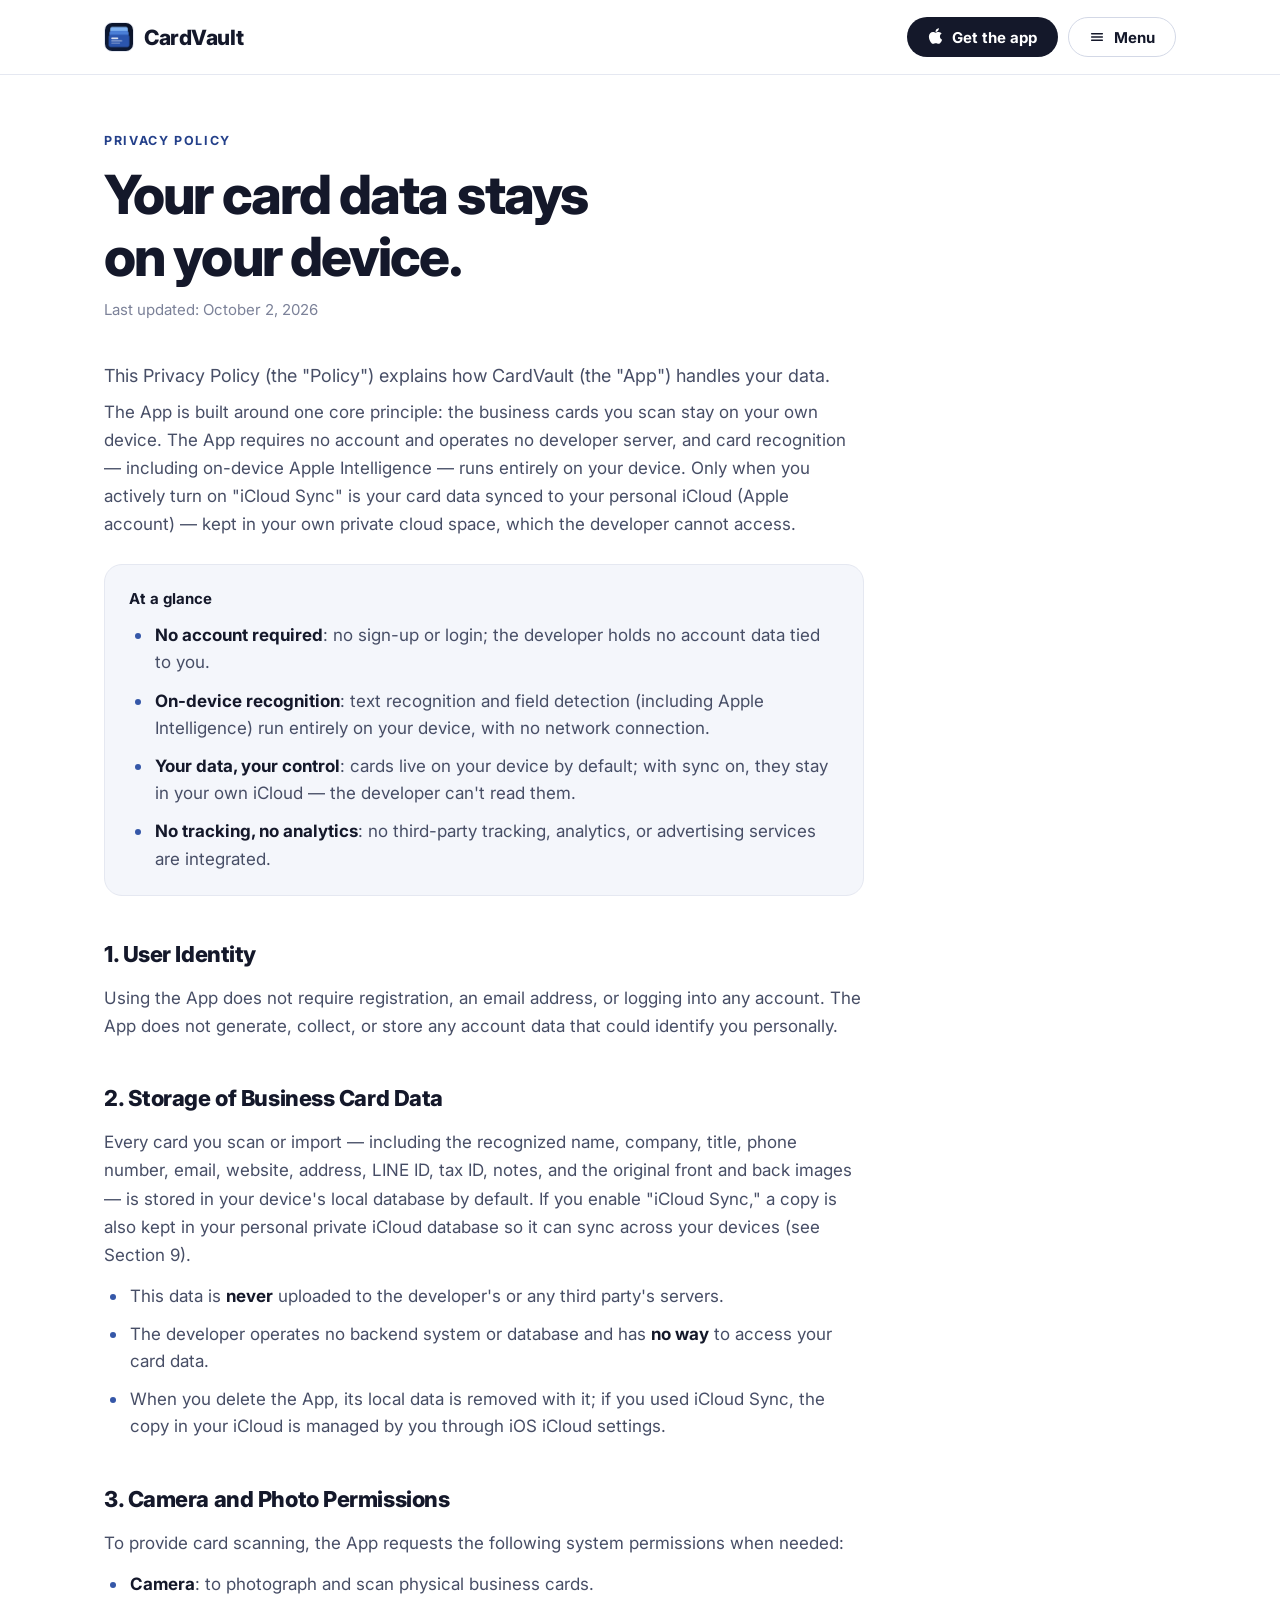
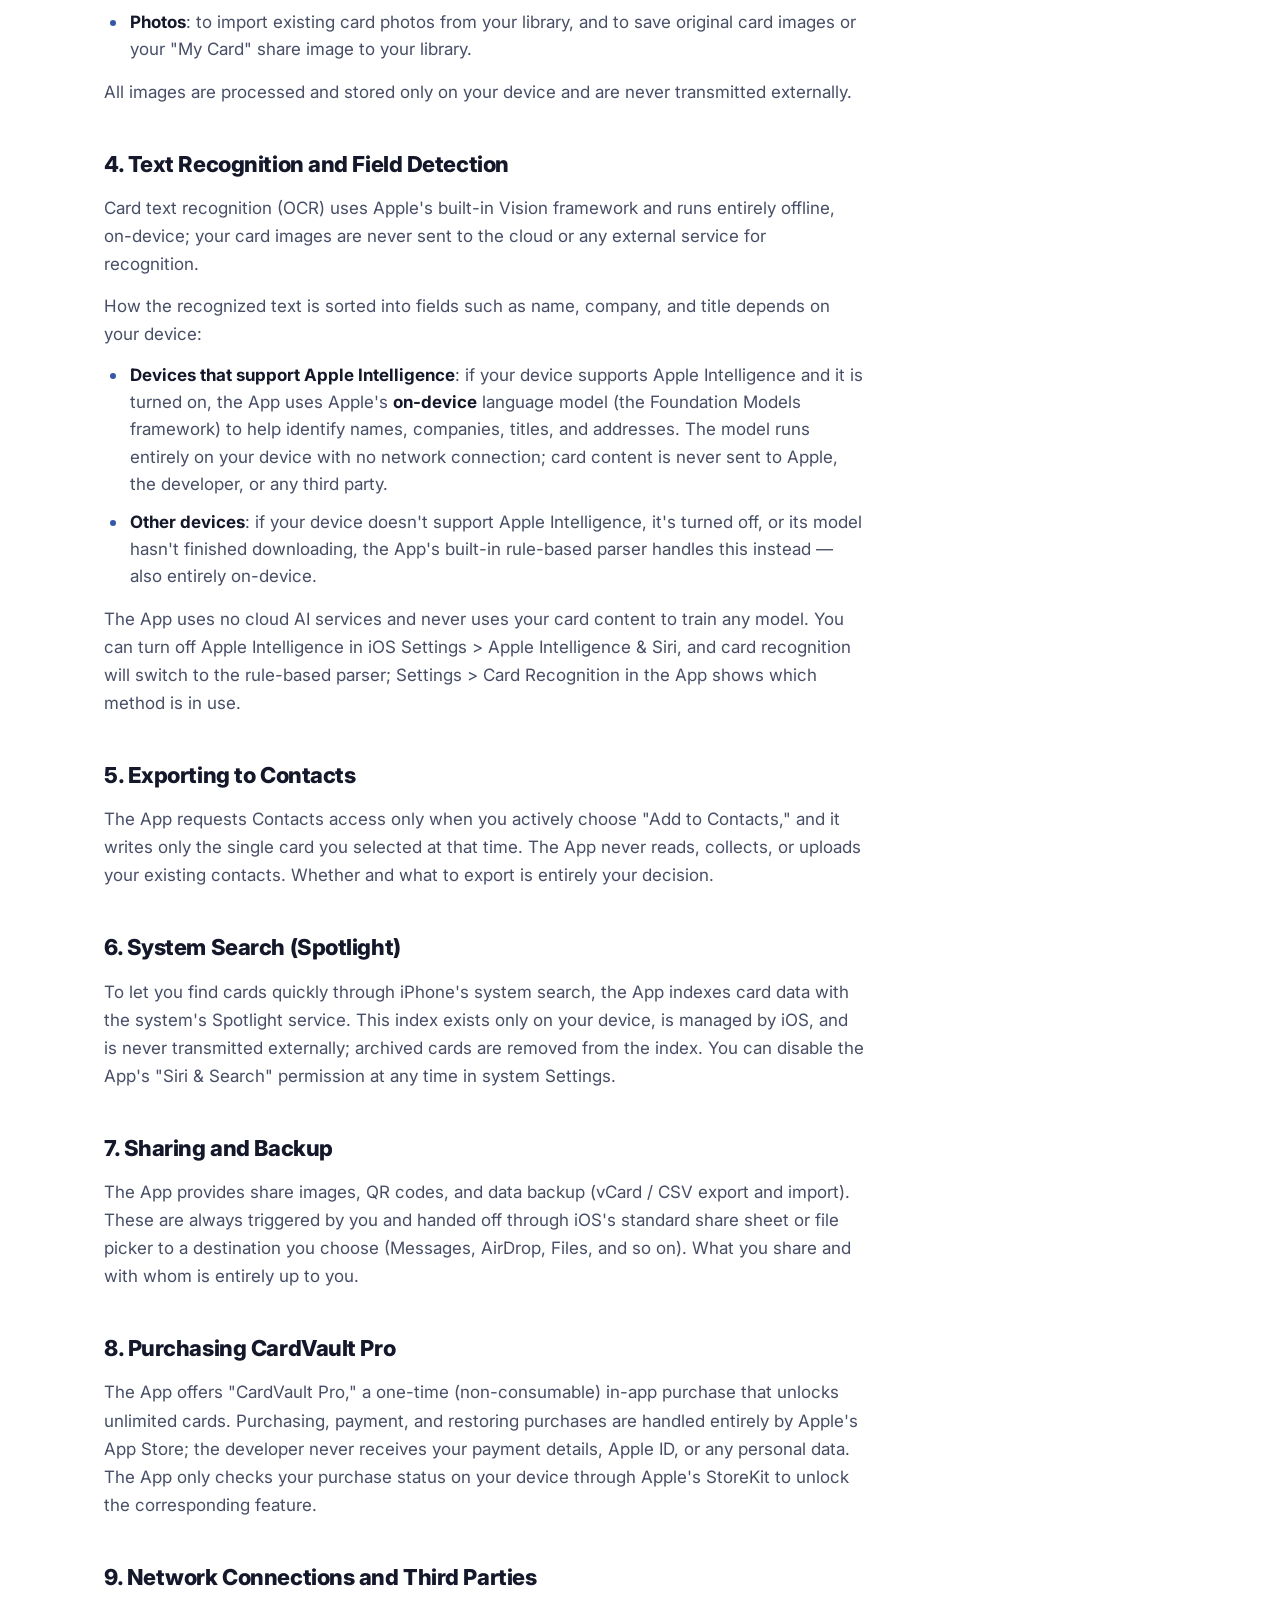
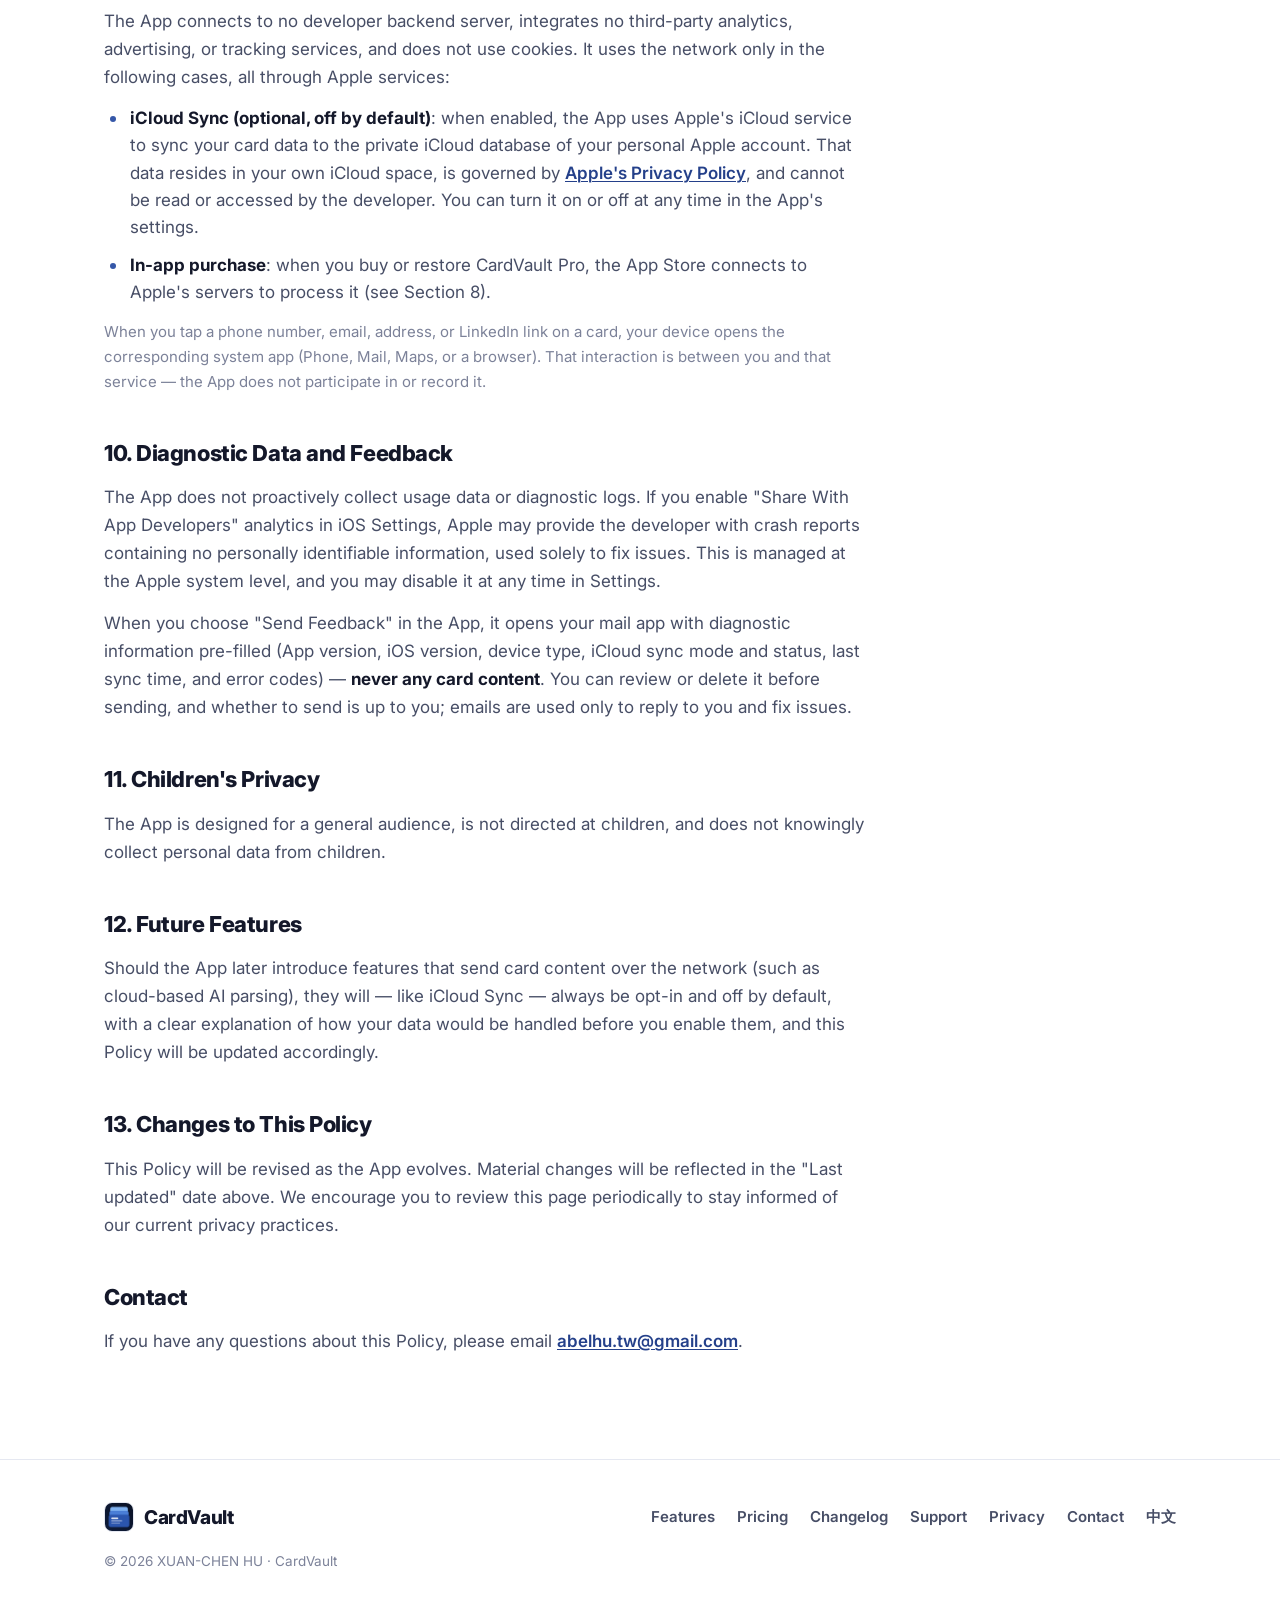
<file: privacy.html>
<!doctype html>
<html>
<head>
<meta charset="utf-8">
<title>隱私權政策 · 名片夾 CardVault</title>
<!-- 舊網址：已搬到新位置。Cloudflare 上由 _redirects 直接 301；這頁留給 GitHub Pages 過渡期用。 -->
<meta name="robots" content="noindex">
<meta http-equiv="refresh" content="0; url=privacy/">
<script>location.replace("privacy/" + location.hash);</script>
</head>
<body><a href="privacy/">隱私權政策 · 名片夾 CardVault</a></body>
</html>
</file>
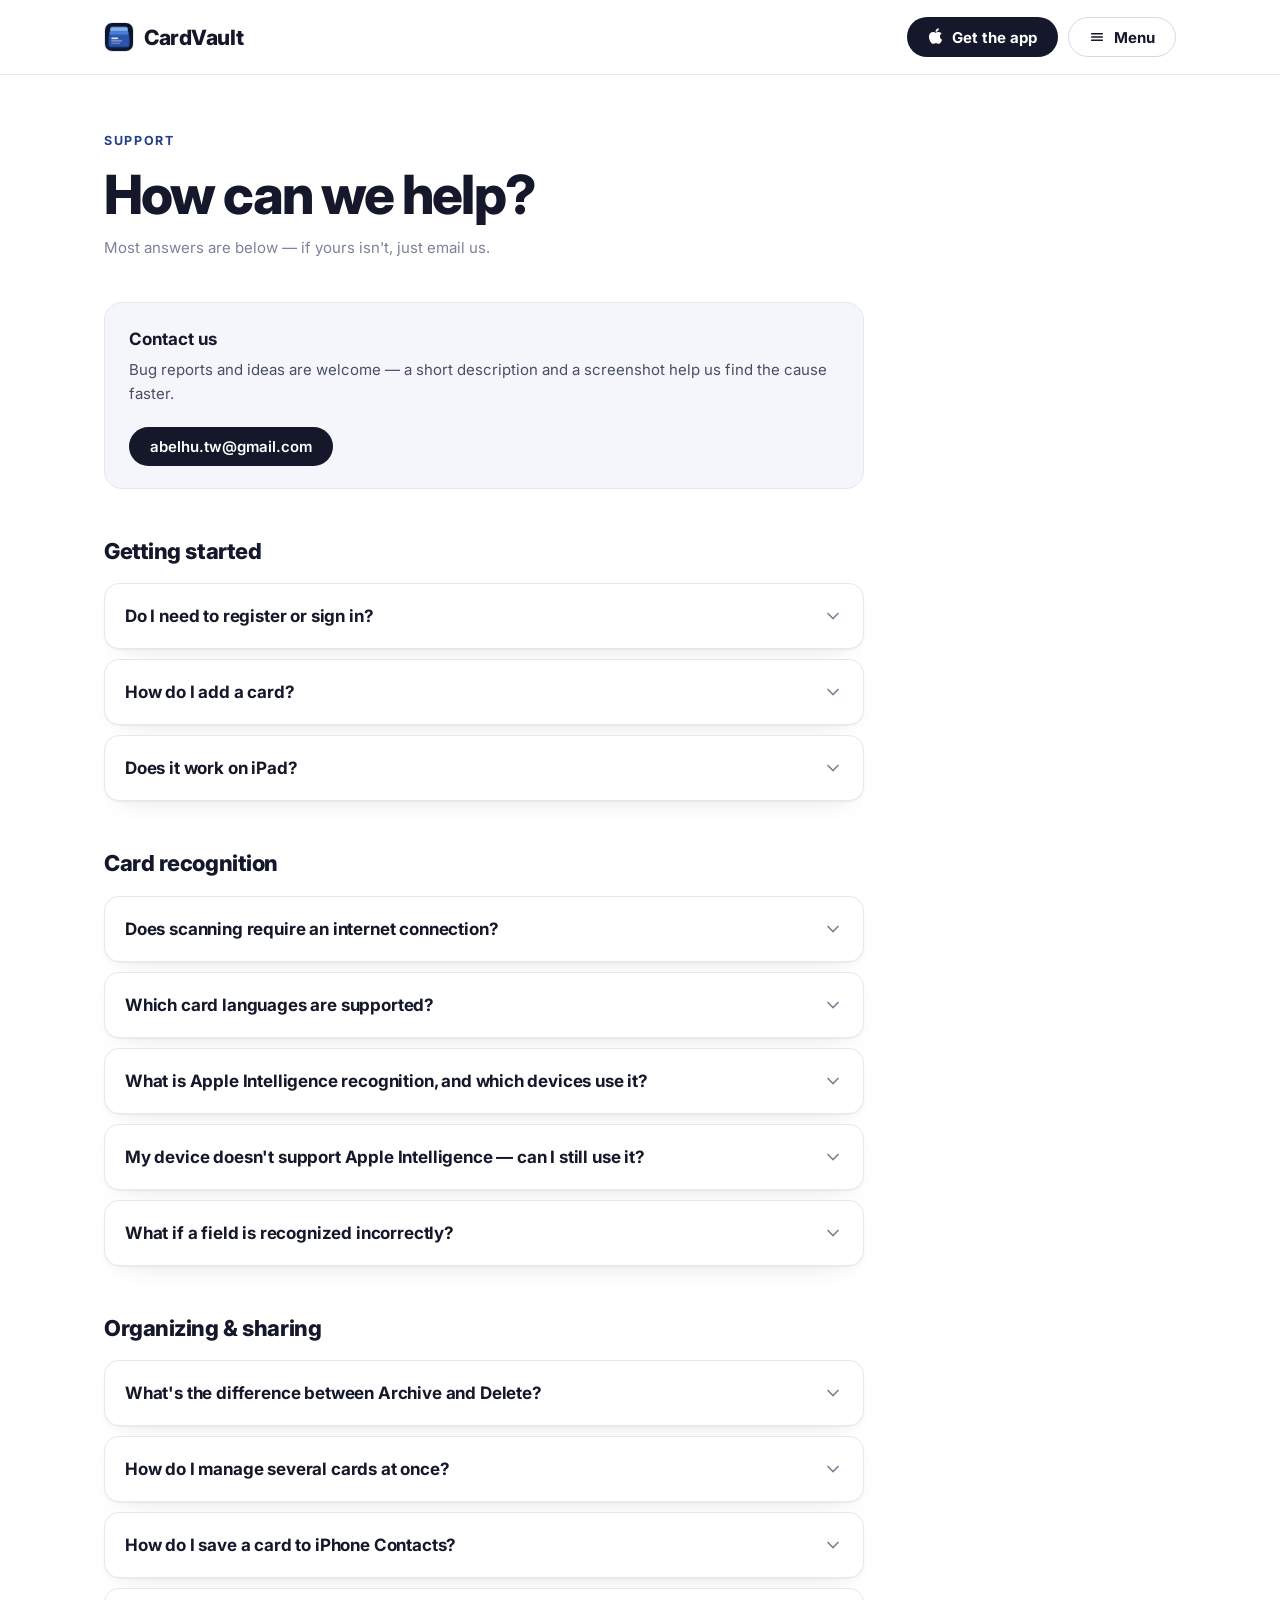
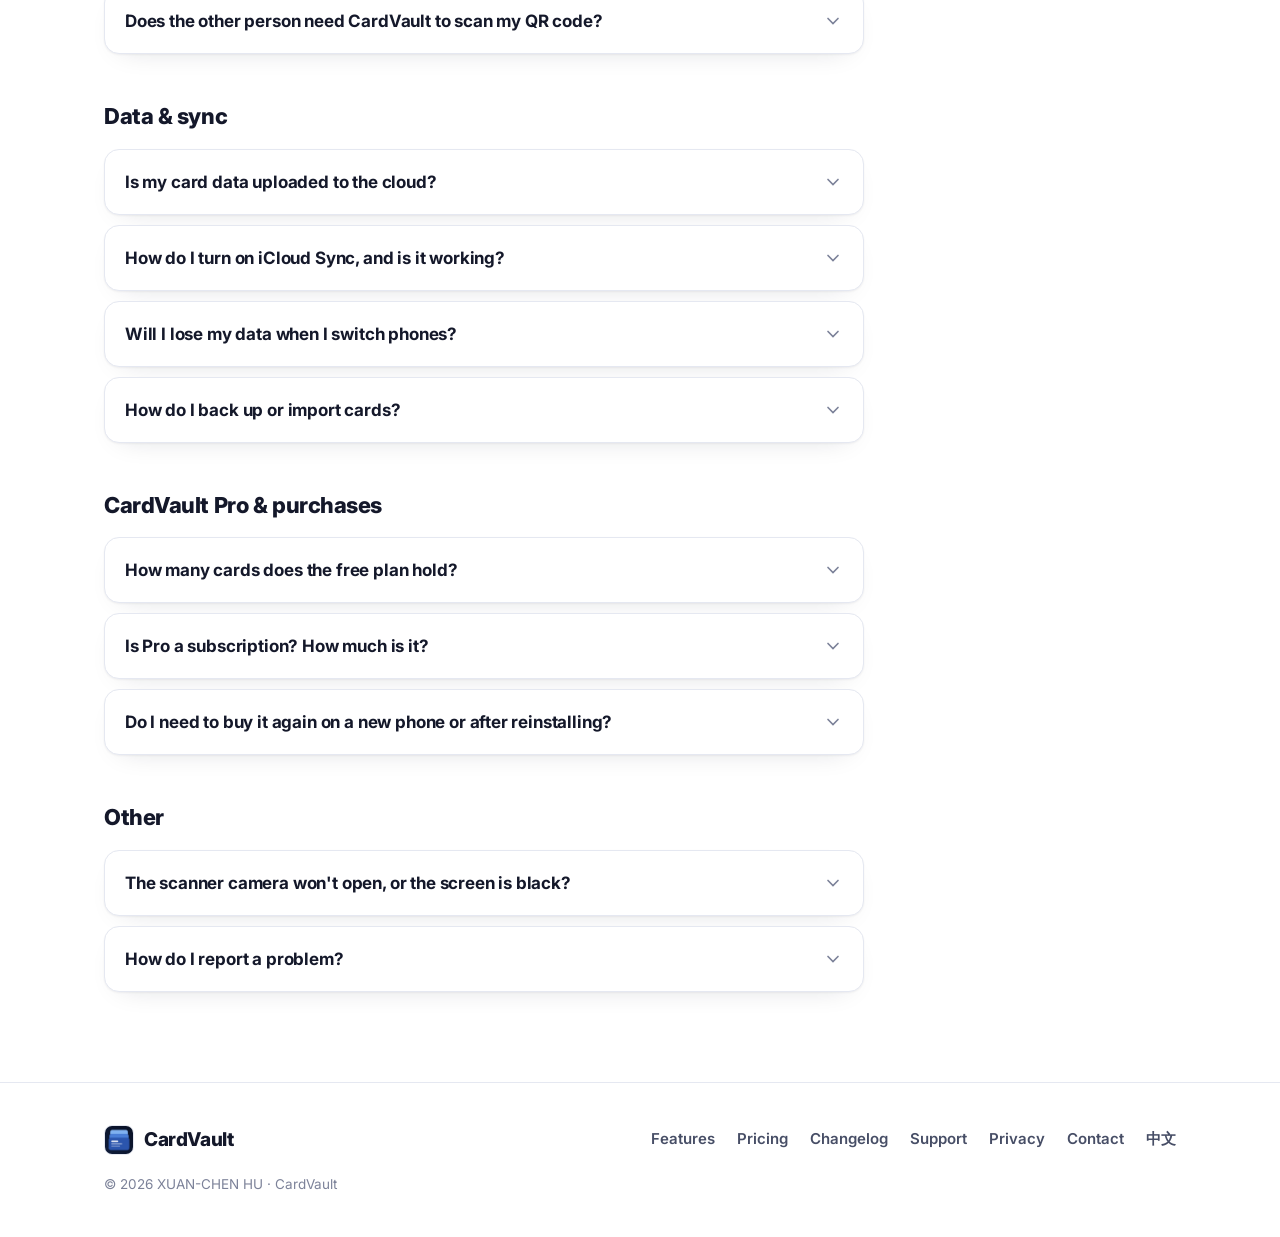
<file: support.html>
<!doctype html>
<html>
<head>
<meta charset="utf-8">
<title>技術支援 · 名片夾 CardVault</title>
<!-- 舊網址：已搬到新位置。Cloudflare 上由 _redirects 直接 301；這頁留給 GitHub Pages 過渡期用。 -->
<meta name="robots" content="noindex">
<meta http-equiv="refresh" content="0; url=support/">
<script>location.replace("support/" + location.hash);</script>
</head>
<body><a href="support/">技術支援 · 名片夾 CardVault</a></body>
</html>
</file>
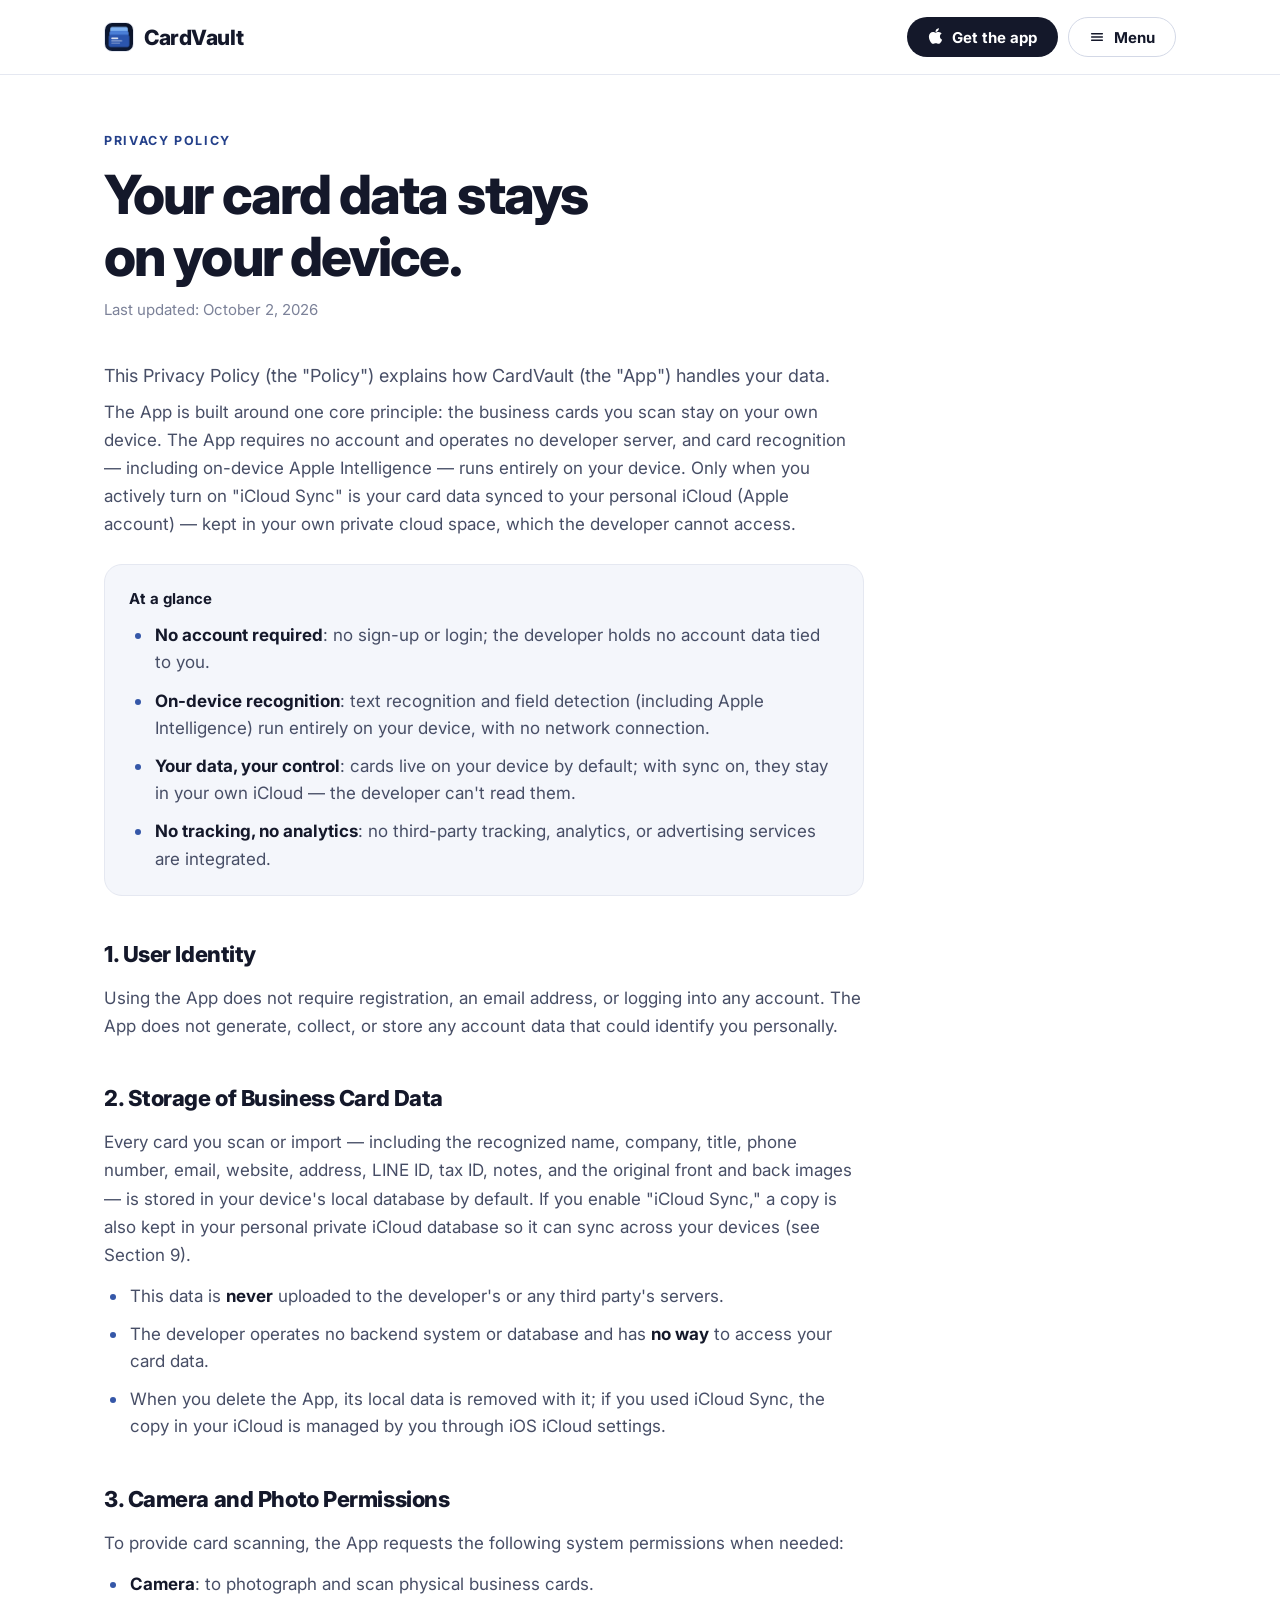
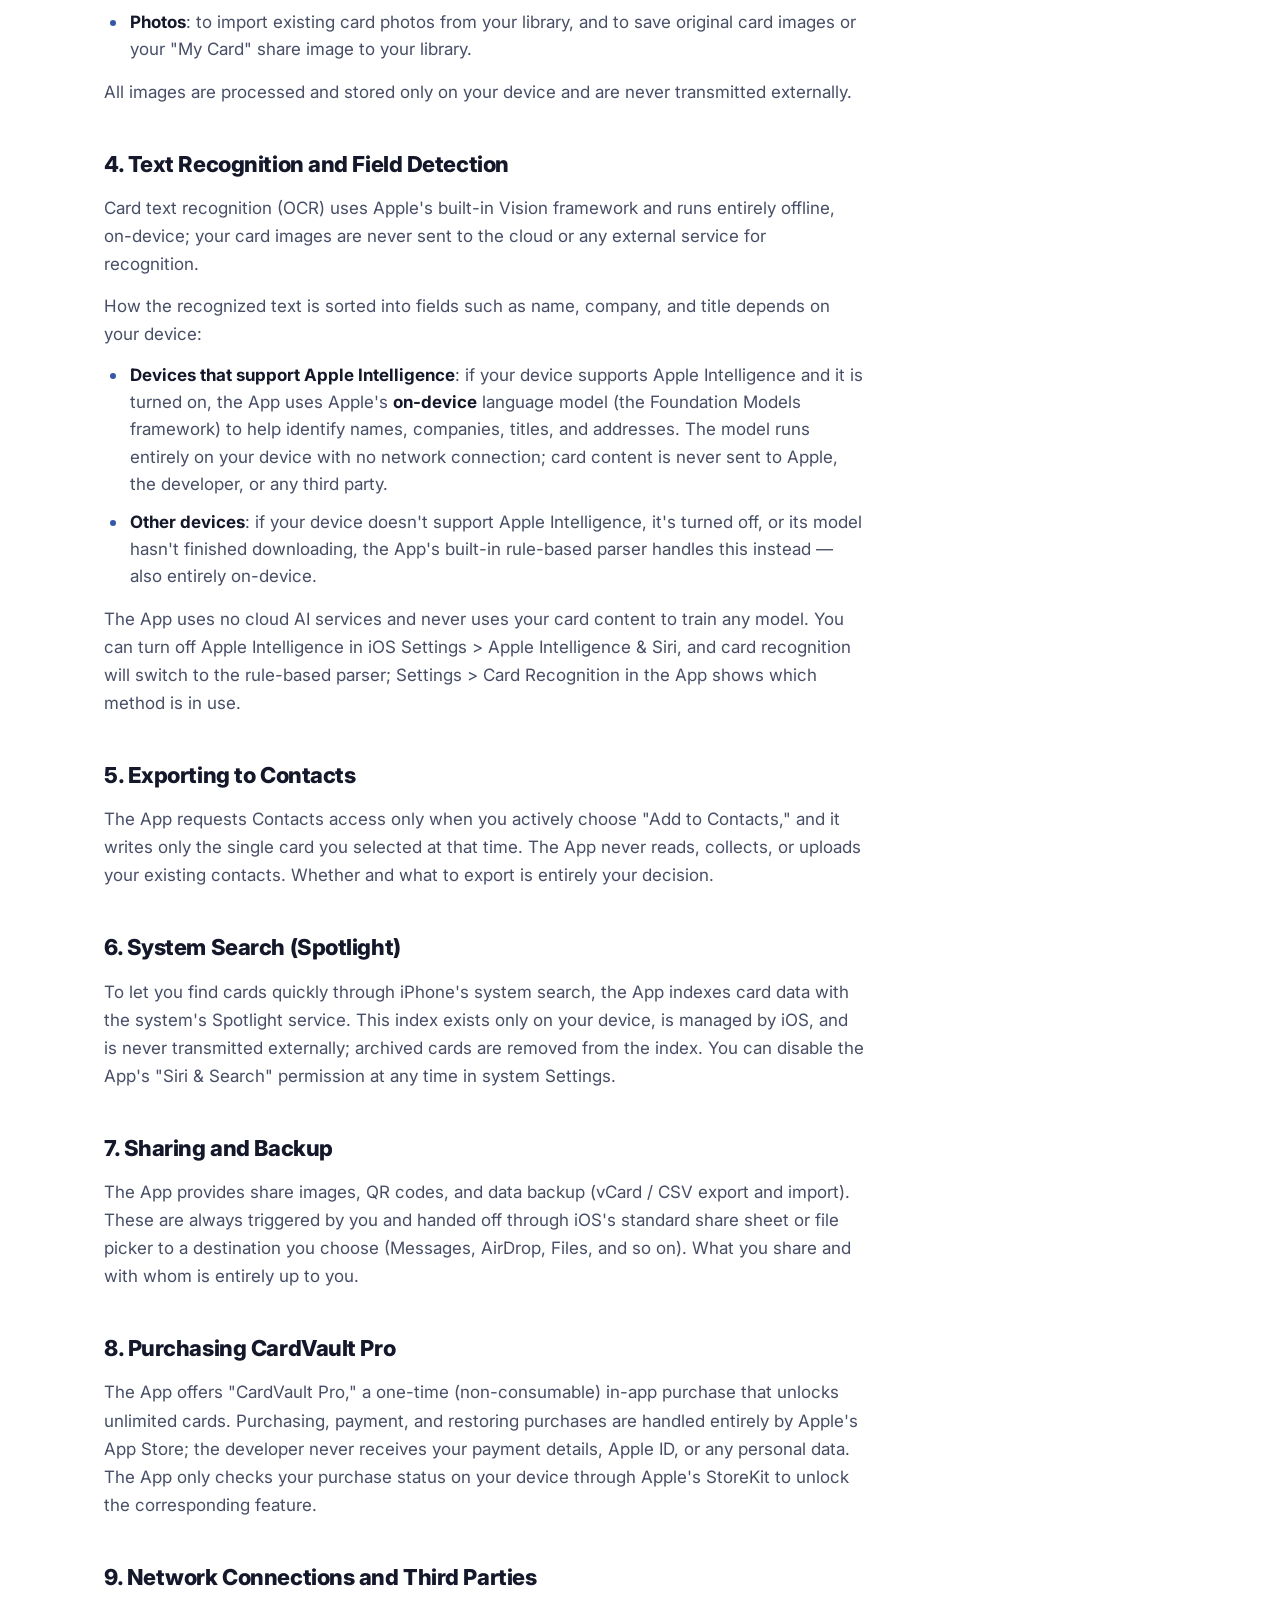
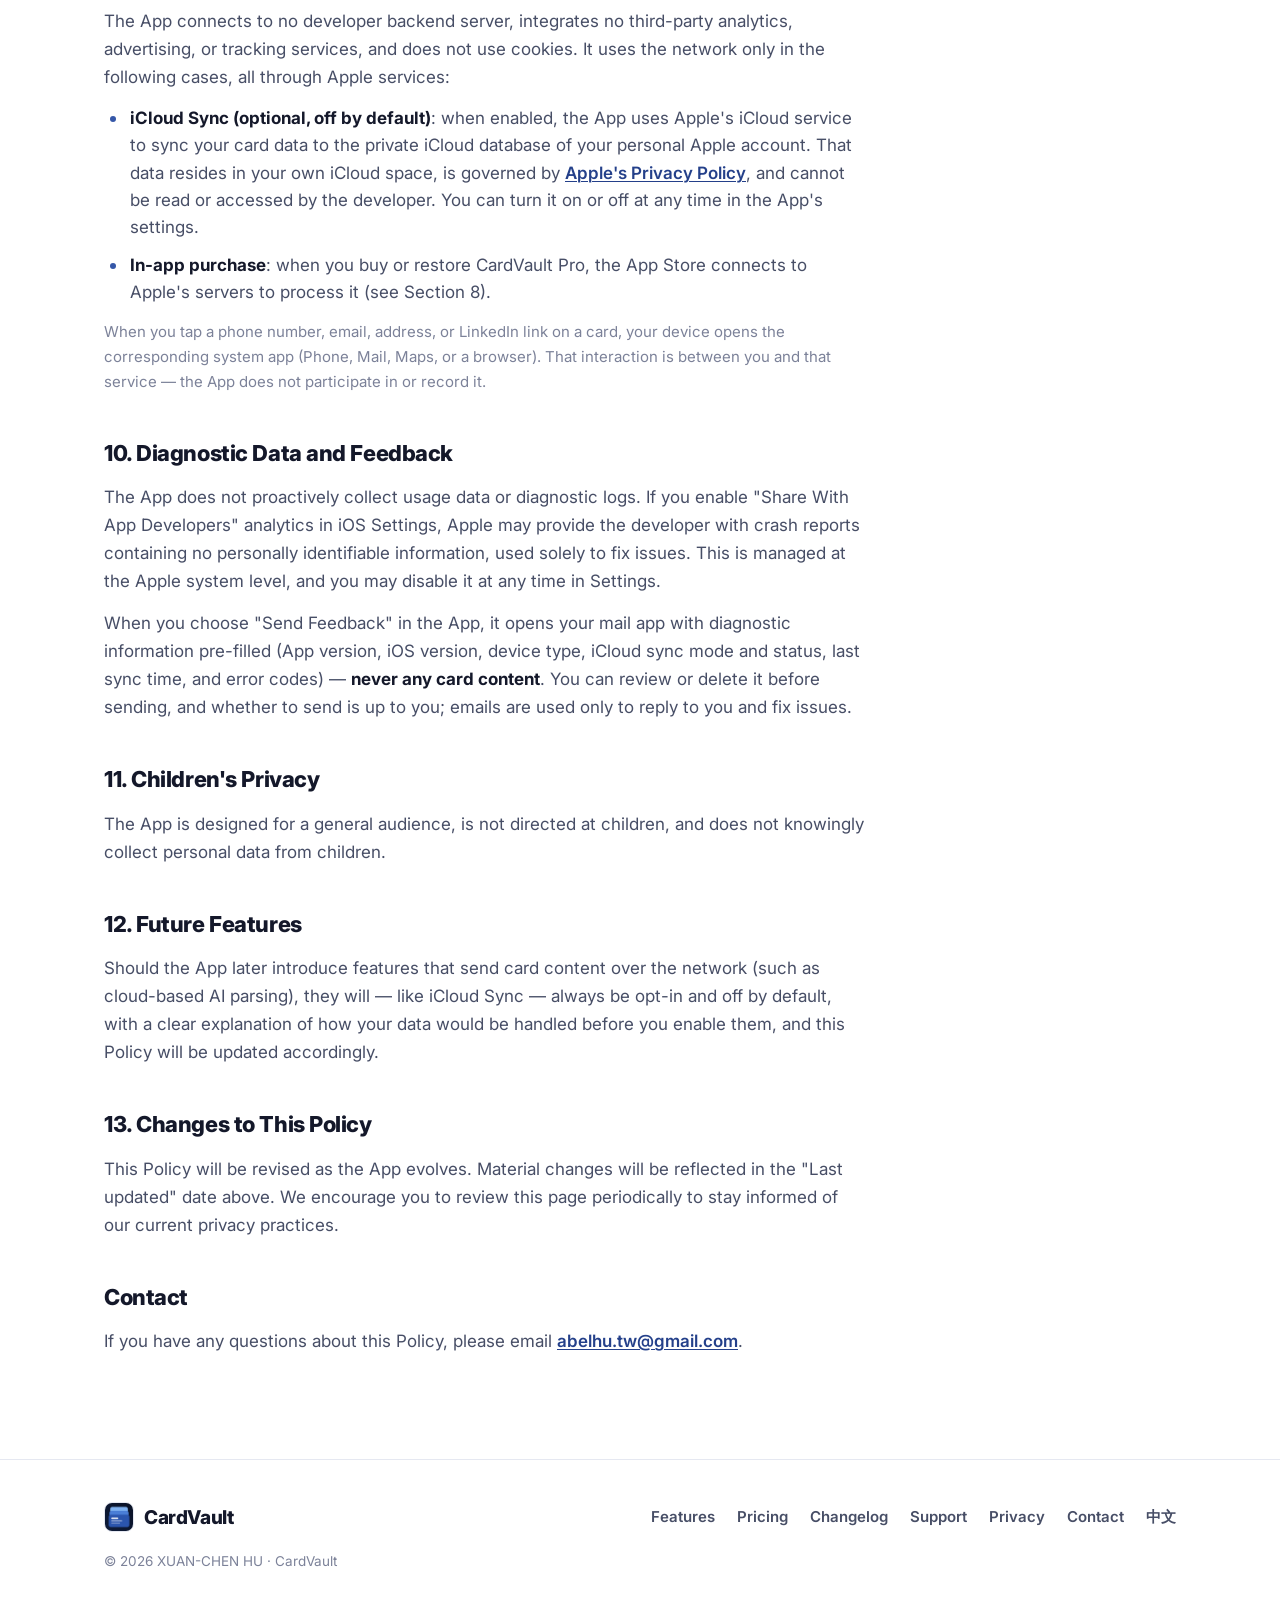
<file: en/privacy.html>
<!doctype html>
<html>
<head>
<meta charset="utf-8">
<title>Privacy Policy · CardVault</title>
<!-- 舊網址：已搬到新位置。Cloudflare 上由 _redirects 直接 301；這頁留給 GitHub Pages 過渡期用。 -->
<meta name="robots" content="noindex">
<meta http-equiv="refresh" content="0; url=../privacy/?lang=en">
<script>location.replace("../privacy/?lang=en" + location.hash);</script>
</head>
<body><a href="../privacy/?lang=en">Privacy Policy · CardVault</a></body>
</html>
</file>
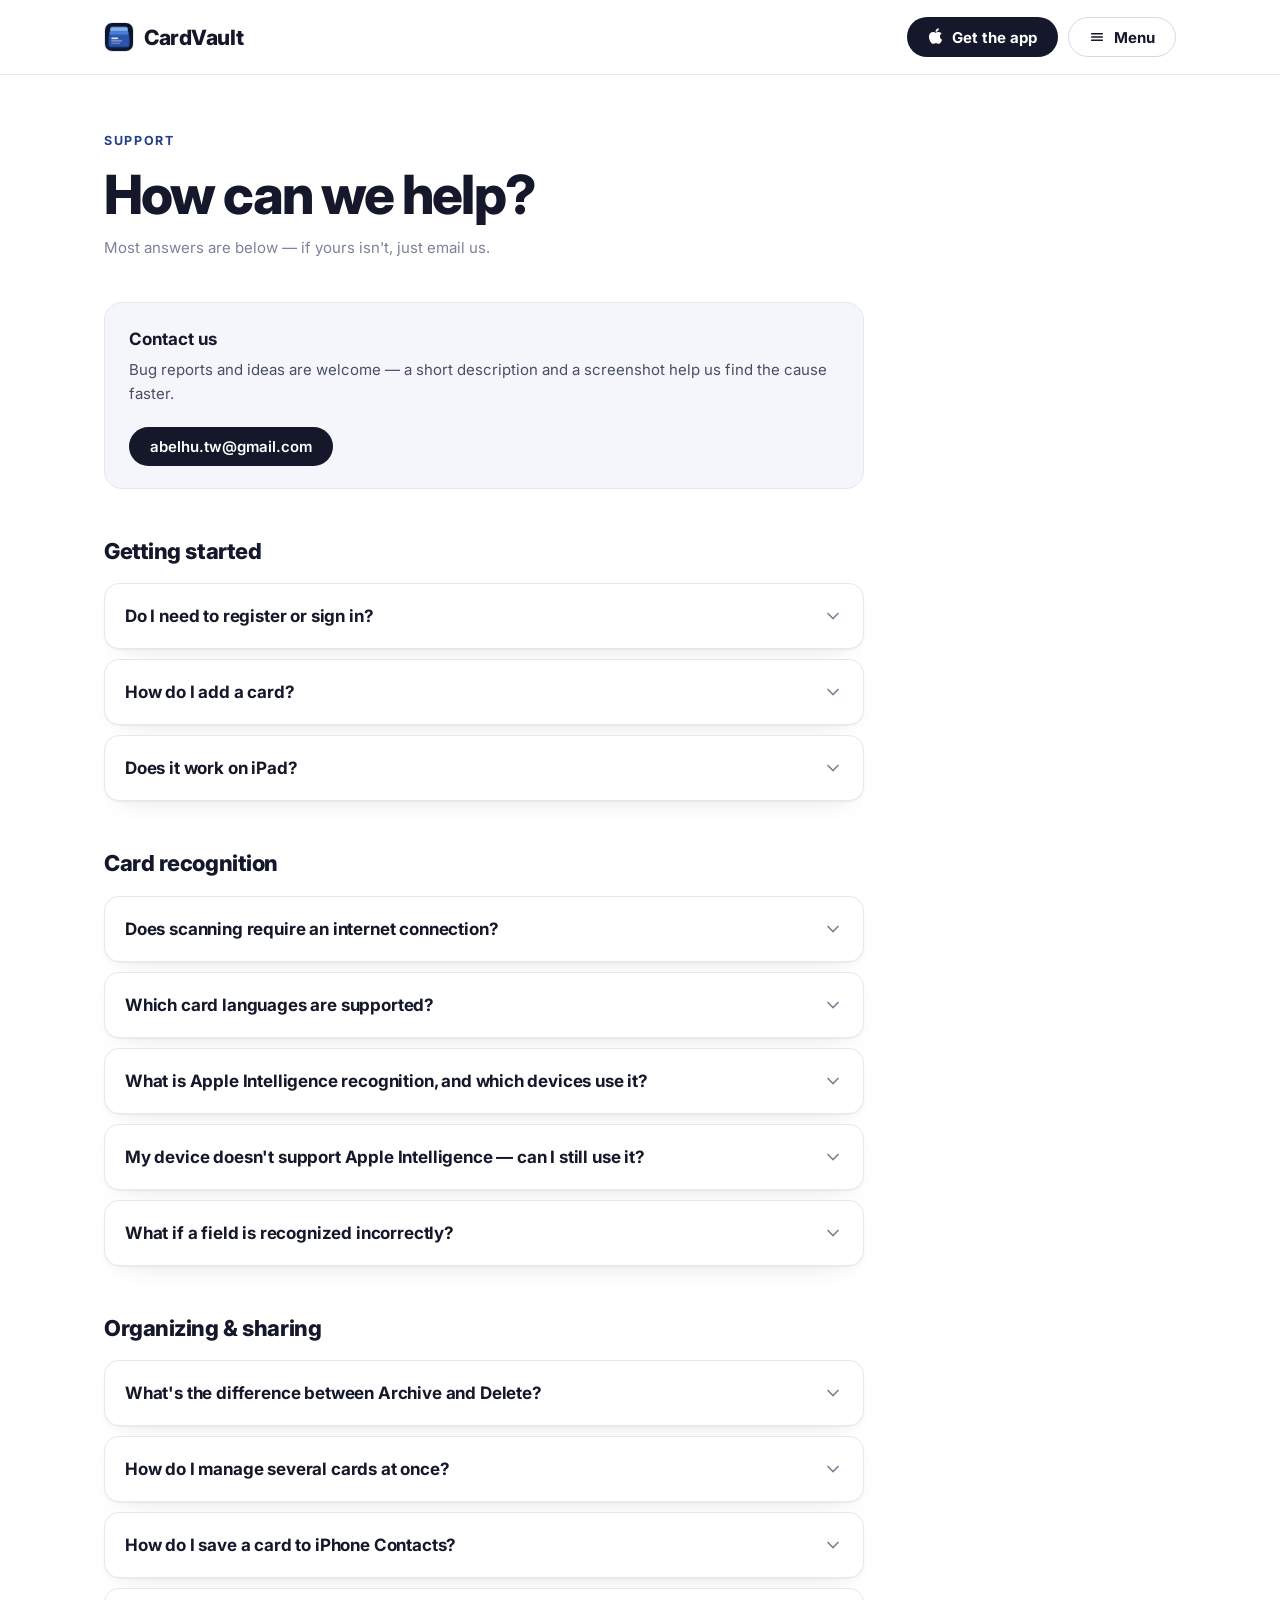
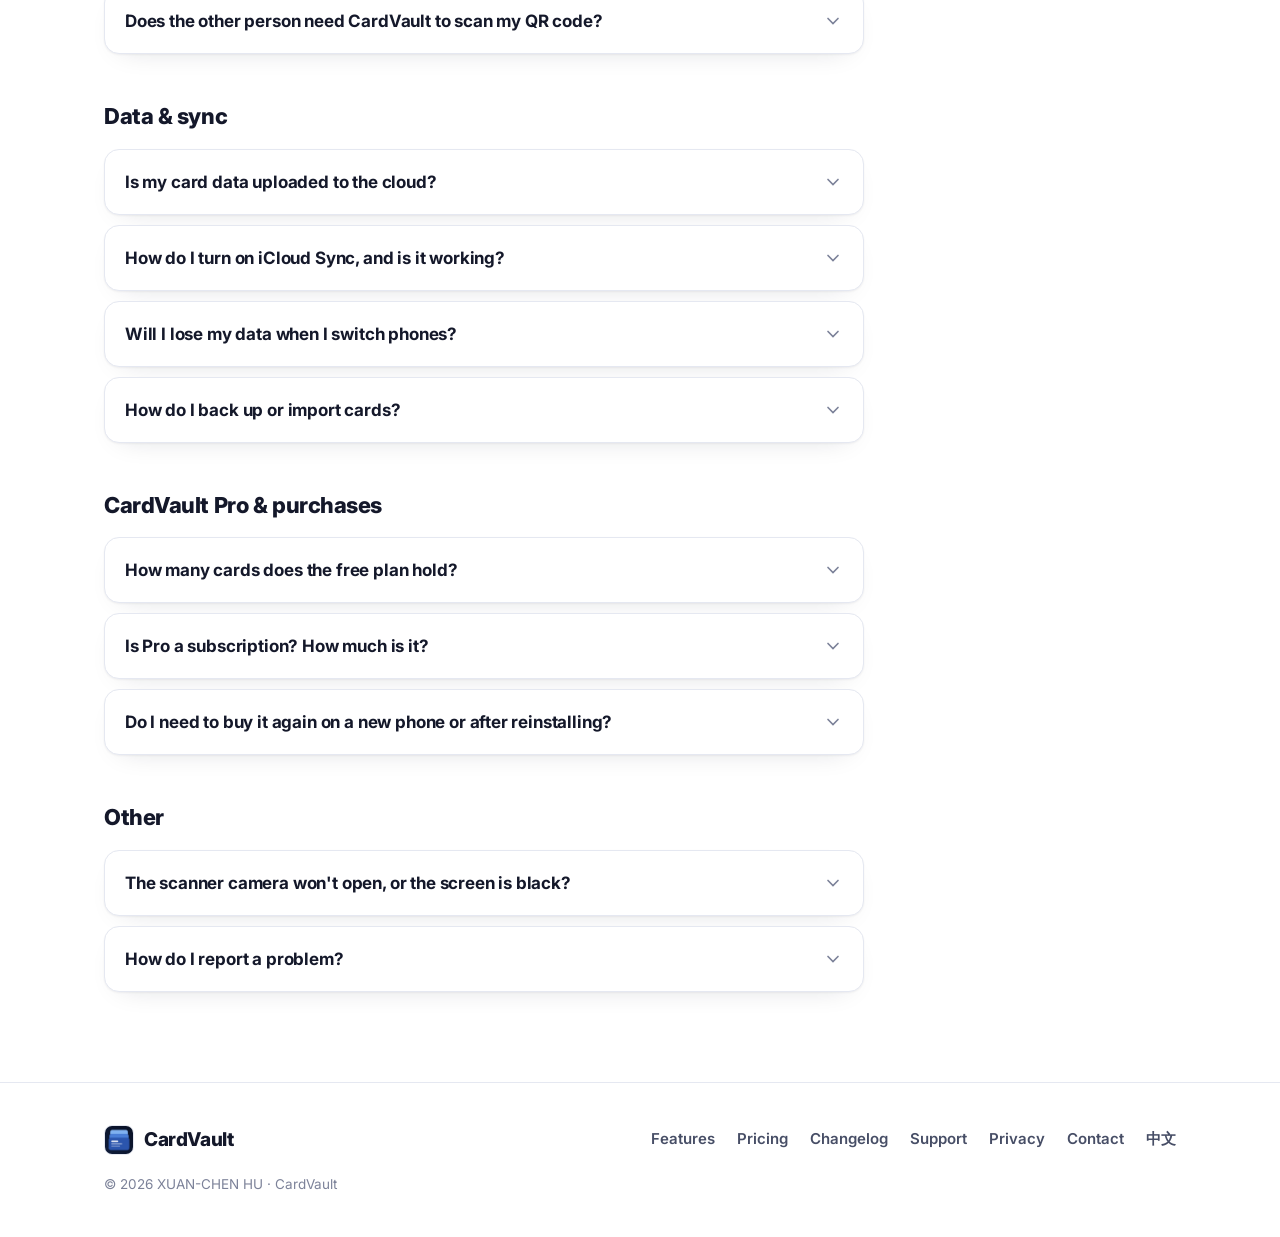
<file: en/support.html>
<!doctype html>
<html>
<head>
<meta charset="utf-8">
<title>Support · CardVault</title>
<!-- 舊網址：已搬到新位置。Cloudflare 上由 _redirects 直接 301；這頁留給 GitHub Pages 過渡期用。 -->
<meta name="robots" content="noindex">
<meta http-equiv="refresh" content="0; url=../support/?lang=en">
<script>location.replace("../support/?lang=en" + location.hash);</script>
</head>
<body><a href="../support/?lang=en">Support · CardVault</a></body>
</html>
</file>
<file: assets/site.css>
/* 名片夾 CardVault 官網共用樣式。版型沿用 Closet（wardrobe-site），配色換成 App icon 的深藍，並支援深色模式。 */
:root{
  --bg:#ffffff;
  --bg-soft:#f4f6fb;
  --bg-soft-2:#e9edf6;
  --ink:#14182a;
  --ink-2:#474e66;
  --muted:#7c8299;
  --line:#e5e8f1;
  --line-strong:#d3d8e6;
  /* app palette — App icon 深藍 */
  --accent:#3557a8;
  --accent-deep:#24408a;
  --accent-tint:#e8eefb;
  --accent-tint-line:#d3def5;
  --card:#ffffff;
  --on-ink:#ffffff;
  --header-bg:rgba(255,255,255,.85);
  --scrim:rgba(14,20,40,.24);
  /* 深色收尾帶（隱私區塊）：兩種模式都用 App icon 的深藍 */
  --deep:#16224a;
  --deep-text:#eef2fb;
  --deep-muted:#aebbe0;
  --deep-accent:#8fb3f0;
  --radius:18px;
  --shadow-sm:0 2px 8px -5px rgba(20,24,42,.16);
  --shadow-md:0 12px 32px -22px rgba(20,24,42,.32);
  --shadow-card:0 1px 2px rgba(20,24,42,.05), 0 10px 30px -18px rgba(20,24,42,.20);
  --phone-shadow:drop-shadow(0 22px 46px rgba(20,30,70,.30));
  --font-body:'Inter',-apple-system,BlinkMacSystemFont,"Segoe UI","PingFang TC","Noto Sans TC","Hiragino Sans",system-ui,sans-serif;
  --maxw:1120px;
  color-scheme:light;
}
@media (prefers-color-scheme:dark){
  :root{
    --bg:#0b1020;
    --bg-soft:#111830;
    --bg-soft-2:#18213b;
    --ink:#eef1fa;
    --ink-2:#b7bfd6;
    --muted:#8a92ad;
    --line:#1f2843;
    --line-strong:#2e3958;
    --accent:#7fa6e8;
    --accent-deep:#a9c4f2;
    --accent-tint:#16224a;
    --accent-tint-line:#25356a;
    --card:#111830;
    --on-ink:#0b1020;
    --header-bg:rgba(11,16,32,.82);
    --scrim:rgba(0,0,0,.5);
    --deep:#16224a;
    --deep-text:#eef2fb;
    --deep-muted:#a3b1d8;
    --deep-accent:#8fb3f0;
    --shadow-sm:0 2px 8px -5px rgba(0,0,0,.5);
    --shadow-md:0 16px 40px -20px rgba(0,0,0,.7);
    --shadow-card:0 1px 2px rgba(0,0,0,.25), 0 10px 30px -18px rgba(0,0,0,.6);
    --phone-shadow:drop-shadow(0 22px 46px rgba(0,0,0,.55));
    color-scheme:dark;
  }
}
*{box-sizing:border-box;}
html{scroll-behavior:smooth;-webkit-text-size-adjust:100%;}
body{
  margin:0;
  font-family:var(--font-body);
  color:var(--ink);
  background:var(--bg);
  font-size:17px;
  line-height:1.65;
  -webkit-font-smoothing:antialiased;
  text-rendering:optimizeLegibility;
  overflow-x:hidden;
}
a{color:inherit;text-decoration:none;}
img{max-width:100%;display:block;}
.wrap{max-width:var(--maxw);margin:0 auto;padding:0 24px;}

/* ---------- Header ---------- */
header.site{
  position:sticky;top:0;z-index:50;
  background:var(--header-bg);
  backdrop-filter:saturate(1.3) blur(14px);
  -webkit-backdrop-filter:saturate(1.3) blur(14px);
  border-bottom:1px solid transparent;
  transition:border-color .2s ease;
}
header.site.scrolled,header.site.ruled{border-color:var(--line);}
.nav{display:flex;align-items:center;justify-content:space-between;height:74px;gap:12px;}
.logo{font-weight:800;font-size:21px;letter-spacing:-.02em;color:var(--ink);line-height:1;display:inline-flex;align-items:center;gap:10px;min-width:0;white-space:nowrap;}
.logo img{width:30px;height:30px;border-radius:8px;flex:none;border:1px solid var(--line);}
.nav-right{display:flex;align-items:center;gap:10px;flex:none;}

.btn{
  display:inline-flex;align-items:center;gap:9px;
  font-family:var(--font-body);font-weight:700;font-size:15px;
  border-radius:999px;padding:11px 20px;cursor:pointer;border:1px solid transparent;
  transition:transform .12s ease, background .2s ease, color .2s ease, border-color .2s ease, opacity .2s ease;
  white-space:nowrap;line-height:1;
}
.btn:active{transform:translateY(1px);}
.btn-dark{background:var(--ink);color:var(--on-ink);}
.btn-dark:hover{opacity:.88;}
.btn-ghost{background:transparent;color:var(--ink);border-color:var(--line-strong);}
.btn-ghost:hover{background:var(--bg-soft);border-color:var(--ink-2);}
.btn svg{width:16px;height:16px;flex:none;}
.btn .apple{width:15px;height:18px;margin-top:-2px;}

/* ---------- App Store badge（依 Apple 規範固定黑底） ---------- */
.appstore{
  display:inline-flex;align-items:center;gap:11px;background:#000;color:#fff;
  border-radius:11px;padding:9px 16px 9px 14px;cursor:pointer;transition:transform .12s ease,opacity .2s ease;
  border:1px solid rgba(255,255,255,.22);
}
.appstore:hover{opacity:.88;}
.appstore:active{transform:translateY(1px);}
.appstore .apple{width:26px;height:30px;flex:none;}
.appstore .lbl{display:flex;flex-direction:column;line-height:1.12;text-align:left;}
.appstore .lbl small{font-size:11.5px;font-weight:400;letter-spacing:.01em;}
.appstore .lbl b{font-size:20px;font-weight:600;letter-spacing:.01em;margin-top:1px;}

/* ---------- Menu overlay ---------- */
.menu-scrim{position:fixed;inset:0;z-index:60;background:var(--scrim);opacity:0;pointer-events:none;transition:opacity .2s ease;}
.menu-scrim.open{opacity:1;pointer-events:auto;}
.menu-panel{
  position:fixed;top:14px;right:14px;z-index:61;width:min(360px,calc(100vw - 28px));
  background:var(--card);border:1px solid var(--line-strong);border-radius:18px;
  padding:20px 20px 16px;box-shadow:var(--shadow-md);
  transform:translateY(-8px);opacity:0;pointer-events:none;visibility:hidden;
  transition:opacity .18s ease, transform .18s ease, visibility 0s linear .2s;transform-origin:top right;
}
.menu-panel.open{opacity:1;transform:none;pointer-events:auto;visibility:visible;transition:opacity .18s ease, transform .18s ease;}
.menu-head{display:flex;align-items:center;justify-content:space-between;margin-bottom:6px;}
.menu-head span{font-size:12px;font-weight:700;letter-spacing:.14em;color:var(--muted);text-transform:uppercase;}
.menu-x{width:34px;height:34px;border-radius:50%;border:1px solid var(--line);background:var(--bg-soft);display:grid;place-items:center;cursor:pointer;color:var(--ink);}
.menu-x:hover{background:var(--bg-soft-2);}
.menu-panel nav{display:flex;flex-direction:column;padding:10px 0 4px;}
.menu-panel nav a{font-weight:700;font-size:22px;letter-spacing:-.01em;padding:10px 2px;color:var(--ink);transition:color .15s ease,padding-left .15s ease;}
.menu-panel nav a:hover{color:var(--accent);padding-left:6px;}
.menu-foot{margin-top:16px;padding-top:16px;border-top:1px solid var(--line);display:flex;align-items:center;justify-content:space-between;gap:14px;}
.menu-foot-links{display:flex;gap:18px;flex-wrap:wrap;}
.menu-foot a,.menu-foot button.lang{font-size:15px;font-weight:600;color:var(--ink-2);background:none;border:none;padding:0;font-family:inherit;cursor:pointer;transition:color .15s ease;}
.menu-foot a:hover,.menu-foot button.lang:hover{color:var(--accent);}
.menu-panel nav a{opacity:0;transform:translateY(9px);}
.menu-panel.open nav a{opacity:1;transform:none;transition:opacity .3s ease, transform .3s ease, color .15s ease, padding-left .15s ease;}
.menu-panel.open nav a:nth-child(1){transition-delay:.05s;}
.menu-panel.open nav a:nth-child(2){transition-delay:.09s;}
.menu-panel.open nav a:nth-child(3){transition-delay:.13s;}
.menu-panel.open nav a:nth-child(4){transition-delay:.17s;}
.menu-panel.open nav a:nth-child(5){transition-delay:.21s;}
.menu-foot{opacity:0;transform:translateY(9px);}
.menu-panel.open .menu-foot{opacity:1;transform:none;transition:opacity .3s ease .24s, transform .3s ease .24s;}

/* ---------- Hero ---------- */
.hero{padding-top:60px;padding-bottom:40px;}
.hero-grid{display:grid;grid-template-columns:1.05fr .95fr;gap:56px;align-items:center;}
.hero-grid>*{min-width:0;}
.badge{
  display:inline-flex;align-items:center;gap:9px;font-size:13.5px;font-weight:600;color:var(--accent-deep);
  background:var(--accent-tint);border:1px solid var(--accent-tint-line);border-radius:8px;padding:6px 13px 6px 11px;margin-bottom:26px;letter-spacing:.01em;
}
.badge .dot{width:7px;height:7px;border-radius:50%;background:var(--accent);flex:none;}
h1.hero-title{font-weight:800;letter-spacing:-.035em;line-height:1.06;font-size:clamp(44px,6.2vw,74px);margin:0 0 24px;color:var(--ink);}
h1.hero-title em{font-style:normal;color:var(--accent);}
.hero-sub{font-size:18.5px;line-height:1.6;color:var(--ink-2);max-width:34rem;margin:0 0 32px;}
.hero-cta{display:flex;align-items:center;gap:16px;flex-wrap:wrap;}
.cta-note{font-size:14px;color:var(--muted);font-weight:500;}

.hero-visual{position:relative;display:flex;justify-content:center;}
.blob{position:absolute;z-index:0;width:84%;height:80%;top:8%;left:8%;border-radius:46% 54% 52% 48%/52% 46% 54% 48%;
      background:radial-gradient(circle at 50% 40%, var(--accent-tint) 0%, var(--bg-soft) 58%, transparent 74%);filter:blur(4px);}
.phone-mockup{position:relative;z-index:1;width:300px;height:auto;display:block;filter:var(--phone-shadow);}
.float-chip{position:absolute;z-index:2;left:-12px;bottom:84px;background:var(--card);border:1px solid var(--line-strong);border-radius:14px;padding:11px 15px;box-shadow:var(--shadow-sm);min-width:150px;}
.float-chip .k{font-size:11px;color:var(--muted);font-weight:600;margin-bottom:3px;}
.float-chip .v{font-size:18px;font-weight:800;letter-spacing:-.02em;color:var(--ink);display:flex;align-items:center;gap:7px;}
.float-chip .v svg{width:17px;height:17px;color:var(--accent);flex:none;}

/* ---------- Section scaffolding ---------- */
section{padding:60px 0;scroll-margin-top:64px;}
.sec-head{max-width:640px;margin-bottom:42px;}
.eyebrow{font-size:12.5px;font-weight:700;letter-spacing:.13em;text-transform:uppercase;color:var(--accent-deep);margin-bottom:13px;}
h2.sec-title{font-weight:800;letter-spacing:-.03em;font-size:clamp(29px,3.8vw,42px);line-height:1.15;margin:0 0 14px;}
.sec-sub{font-size:18px;color:var(--ink-2);margin:0;}

/* Big feature row */
.feature-big{background:var(--bg-soft);border:1px solid var(--line);border-radius:24px;padding:clamp(28px,4vw,54px);display:grid;grid-template-columns:1.05fr .95fr;gap:48px;align-items:center;}
.feature-big>*{min-width:0;}
.step,.stx{min-width:0;}
.feature-big h3{font-weight:800;font-size:clamp(25px,3.2vw,36px);letter-spacing:-.025em;line-height:1.18;margin:0 0 16px;}
.feature-big p{font-size:18px;color:var(--ink-2);margin:0 0 22px;}
.steps{display:flex;flex-direction:column;gap:14px;}
.step{display:flex;gap:14px;align-items:flex-start;}
.step .n{flex:none;width:29px;height:29px;border-radius:9px;background:var(--accent);color:var(--on-ink);font-weight:700;font-size:14px;display:grid;place-items:center;margin-top:1px;}
.step .stx b{display:block;font-weight:700;font-size:16px;}
.step .stx span{font-size:15px;color:var(--muted);}

/* 掃描示意：實體名片 → 辨識欄位 */
.scan-demo{background:var(--card);border:1px solid var(--line);border-radius:16px;padding:22px;display:flex;flex-direction:column;align-items:center;gap:14px;}
.paper-card{width:100%;max-width:300px;aspect-ratio:91/55;border-radius:10px;background:linear-gradient(135deg,#fbfaf6,#efece4);border:1px solid #e2ddd0;color:#2a2a2a;padding:16px 18px;display:flex;flex-direction:column;justify-content:space-between;transform:rotate(-2.2deg);box-shadow:0 10px 24px -14px rgba(20,24,42,.35);position:relative;}
.paper-card .co{font-size:10.5px;font-weight:700;letter-spacing:.14em;text-transform:uppercase;color:#6b6656;}
.paper-card .nm{font-size:19px;font-weight:800;letter-spacing:-.01em;line-height:1.1;}
.paper-card .tt{font-size:11.5px;color:#6b6656;margin-top:2px;}
.paper-card .ct{font-size:10.5px;color:#55513f;line-height:1.5;}
.paper-card .corner{position:absolute;width:18px;height:18px;border:2.5px solid var(--accent);}
.paper-card .c1{top:-7px;left:-7px;border-right:none;border-bottom:none;border-radius:5px 0 0 0;}
.paper-card .c2{top:-7px;right:-7px;border-left:none;border-bottom:none;border-radius:0 5px 0 0;}
.paper-card .c3{bottom:-7px;left:-7px;border-right:none;border-top:none;border-radius:0 0 0 5px;}
.paper-card .c4{bottom:-7px;right:-7px;border-left:none;border-top:none;border-radius:0 0 5px 0;}
.scan-arrow{color:var(--accent);display:flex;align-items:center;gap:8px;font-size:12.5px;font-weight:700;letter-spacing:.04em;}
.scan-arrow svg{width:18px;height:18px;}
.fields{width:100%;max-width:340px;border:1px solid var(--line);border-radius:12px;background:var(--bg);overflow:hidden;}
.fields .f{display:grid;grid-template-columns:64px 1fr;gap:10px;padding:9px 14px;border-top:1px solid var(--line);font-size:14px;align-items:baseline;}
.fields .f:first-child{border-top:none;}
.fields .f small{font-size:12px;color:var(--muted);font-weight:600;}
.fields .f span{font-weight:600;color:var(--ink);overflow:hidden;text-overflow:ellipsis;white-space:nowrap;}

/* Feature grid */
.feat-grid{display:grid;grid-template-columns:repeat(3,1fr);gap:18px;margin-top:26px;}
.feat{background:var(--card);border:1px solid var(--line);border-radius:var(--radius);padding:26px;}
.feat .ic{width:44px;height:44px;border-radius:12px;background:var(--accent-tint);color:var(--accent-deep);display:grid;place-items:center;margin-bottom:17px;}
.feat .ic svg{width:23px;height:23px;}
.feat h3{font-size:18.5px;font-weight:700;letter-spacing:-.01em;margin:0 0 8px;}
.feat p{font-size:15.5px;color:var(--ink-2);margin:0;line-height:1.6;}

/* Screens gallery */
.shots{display:flex;gap:18px;overflow-x:auto;scroll-snap-type:x mandatory;padding:6px 24px 18px;margin:0 -24px;scrollbar-width:thin;-webkit-overflow-scrolling:touch;}
.shots figure{margin:0;flex:none;width:236px;scroll-snap-align:start;}
.shots img{width:100%;height:auto;border-radius:18px;border:1px solid var(--line);box-shadow:var(--shadow-card);background:var(--bg-soft);}
.shots-hint{font-size:13.5px;color:var(--muted);margin:4px 0 0;}

/* Pricing */
.price-grid{display:grid;grid-template-columns:1fr 1fr;gap:20px;max-width:820px;margin:0 auto;}
.plan{background:var(--card);border:1px solid var(--line-strong);border-radius:22px;padding:32px;display:flex;flex-direction:column;}
.plan.pro{background:var(--bg-soft);border:1.5px solid var(--accent);position:relative;}
.plan .tag{position:absolute;top:20px;right:20px;font-size:11.5px;font-weight:700;letter-spacing:.06em;text-transform:uppercase;color:var(--on-ink);background:var(--accent);padding:4px 10px;border-radius:6px;}
.plan .pname{font-size:15px;font-weight:700;letter-spacing:.02em;color:var(--accent-deep);margin-bottom:12px;}
.plan.free .pname{color:var(--ink-2);}
.plan .price{display:flex;align-items:baseline;gap:6px;margin-bottom:4px;}
.plan .price b{font-weight:800;font-size:42px;letter-spacing:-.03em;color:var(--ink);line-height:1;}
.plan .price .per{font-size:15px;color:var(--muted);font-weight:600;}
.plan .psub{font-size:14px;color:var(--muted);margin:0 0 22px;min-height:20px;}
.plan ul{list-style:none;padding:0;margin:0 0 26px;display:flex;flex-direction:column;gap:11px;}
.plan li{display:flex;gap:10px;align-items:flex-start;font-size:15.5px;color:var(--ink-2);}
.plan li svg{width:18px;height:18px;flex:none;margin-top:3px;color:var(--accent);}
.plan li strong{color:var(--ink);}
.plan .cta{margin-top:auto;display:inline-flex;justify-content:center;align-items:center;gap:8px;font-weight:700;font-size:15.5px;border-radius:11px;padding:13px;border:1px solid var(--line-strong);color:var(--ink);background:var(--card);}
.plan.pro .cta{background:var(--ink);color:var(--on-ink);border-color:var(--ink);}
.plan .cta:hover{border-color:var(--ink-2);}
.plan.pro .cta:hover{opacity:.88;}
.price-note{text-align:center;font-size:13.5px;color:var(--muted);max-width:640px;margin:22px auto 0;line-height:1.6;}

/* Privacy strip */
.privacy-strip{background:var(--deep);color:var(--deep-text);border-radius:24px;padding:clamp(30px,4vw,52px);border:1px solid transparent;}
.privacy-strip .eyebrow{color:var(--deep-accent);}
.privacy-strip h2{color:#fff;font-weight:800;letter-spacing:-.03em;font-size:clamp(28px,3.6vw,42px);line-height:1.15;margin:0 0 16px;}
.privacy-strip p{color:var(--deep-muted);font-size:18px;max-width:44rem;margin:0 0 26px;}
.privacy-strip p a{color:#fff;text-decoration:underline;text-underline-offset:3px;}
.privacy-points{display:grid;grid-template-columns:repeat(3,1fr);gap:22px;margin-top:8px;}
.pp b{display:flex;align-items:center;gap:9px;font-size:16px;font-weight:700;color:#fff;margin-bottom:6px;}
.pp b svg{width:18px;height:18px;color:var(--deep-accent);flex:none;}
.pp span{font-size:14.5px;color:var(--deep-muted);line-height:1.6;}

/* ---------- FAQ ---------- */
.faq-wrap{max-width:860px;margin:0 auto;}
.faq{display:flex;flex-direction:column;gap:12px;}
.qa{background:var(--card);border:1px solid var(--line);border-radius:15px;overflow:hidden;transition:border-color .15s ease;}
.qa[open]{border-color:var(--line-strong);}
.qa summary{list-style:none;cursor:pointer;padding:20px 22px;display:flex;align-items:center;justify-content:space-between;gap:20px;font-size:18px;font-weight:700;letter-spacing:-.01em;color:var(--ink);}
.qa summary::-webkit-details-marker{display:none;}
.qa summary:hover{color:var(--accent-deep);}
.qa .chev{flex:none;transition:transform .2s ease;color:var(--muted);}
.qa[open] .chev{transform:rotate(180deg);}
.qa .ans{padding:0 22px 22px;color:var(--ink-2);font-size:16px;line-height:1.7;}
.qa .ans a{color:var(--accent-deep);font-weight:700;text-decoration:underline;text-underline-offset:2px;}
.qa .ans strong{color:var(--ink);}
.faq-more{text-align:center;margin:26px 0 0;font-weight:700;}
.faq-more a{color:var(--accent-deep);}
.faq-more a:hover{color:var(--accent);}

/* ---------- Bottom CTA ---------- */
.final-cta{text-align:center;padding:88px 0 80px;}
.final-cta h2{font-weight:800;letter-spacing:-.035em;font-size:clamp(34px,5vw,58px);line-height:1.1;margin:0 0 18px;}
.final-cta p{font-size:18.5px;color:var(--ink-2);margin:0 auto 30px;max-width:32rem;}
.final-cta .hero-cta{justify-content:center;}

/* ---------- Footer ---------- */
footer.site{border-top:1px solid var(--line);padding:42px 0;color:var(--muted);}
.foot{display:flex;align-items:center;justify-content:space-between;flex-wrap:wrap;gap:18px;}
.foot .logo{font-size:19px;}
.foot-links{display:flex;gap:22px;flex-wrap:wrap;font-size:15px;font-weight:600;}
.foot-links a,.foot-links button.lang{color:var(--ink-2);background:none;border:none;font:inherit;font-weight:600;cursor:pointer;padding:0;}
.foot-links a:hover,.foot-links button.lang:hover{color:var(--accent);}
.foot-copy{font-size:13.5px;width:100%;color:var(--muted);}

/* ---------- Sub pages（隱私權、支援） ---------- */
.doc-head{padding-top:56px;padding-bottom:8px;}
.doc-head .eyebrow{margin-bottom:12px;}
.doc-head h1{font-weight:800;letter-spacing:-.035em;font-size:clamp(34px,5vw,54px);line-height:1.15;margin:0 0 10px;}
.doc-head p{color:var(--muted);font-size:15px;margin:0;}
.doc{max-width:760px;padding:8px 0 90px;}
.doc .lede{font-size:18px;color:var(--ink-2);margin:22px 0 8px;}
.doc h2{font-weight:800;font-size:22px;letter-spacing:-.02em;margin:40px 0 12px;scroll-margin-top:96px;}
.doc p{color:var(--ink-2);margin:0 0 14px;}
.doc ul{list-style:none;padding:0;margin:0 0 14px;display:flex;flex-direction:column;gap:11px;}
.doc li{position:relative;padding-left:26px;color:var(--ink-2);line-height:1.6;}
.doc li::before{content:"";position:absolute;left:6px;top:11px;width:6px;height:6px;border-radius:50%;background:var(--accent);}
.doc strong{color:var(--ink);font-weight:700;}
.doc a{color:var(--accent-deep);font-weight:600;text-decoration:underline;text-underline-offset:2px;text-decoration-thickness:1px;}
.doc a:hover{color:var(--accent);}
.doc .note{font-size:15px;color:var(--muted);}
.summary-card{background:var(--bg-soft);border:1px solid var(--line);border-radius:18px;padding:22px 24px;margin:26px 0 6px;}
.summary-card b{display:block;font-size:15px;margin-bottom:10px;color:var(--ink);}
.summary-card ul{margin:0;}
.doc.support h2{margin:44px 0 14px;}
.doc.support .faq{gap:10px;}
.doc.support .qa summary{padding:18px 20px;font-size:17px;}
.doc.support .qa .ans{padding:0 20px 20px;}
.doc .qa .ans p{margin:0 0 10px;}
.doc .qa .ans p:last-child{margin:0;}
.contact-card{display:flex;align-items:center;justify-content:space-between;gap:20px;flex-wrap:wrap;background:var(--bg-soft);border:1px solid var(--line);border-radius:18px;padding:22px 24px;margin:26px 0 6px;}
.contact-card p{margin:4px 0 0;font-size:15px;}
.contact-card .btn{text-decoration:none;color:var(--on-ink);}
.contact-card .btn:hover{color:var(--on-ink);}

/* ---------- Changelog ---------- */
.cl-head{padding-top:56px;padding-bottom:20px;}
.cl-head h1{font-weight:800;letter-spacing:-.035em;font-size:clamp(36px,5vw,58px);line-height:1.12;margin:0 0 8px;}
.cl-head p{color:var(--muted);font-size:16px;margin:0;}
.cl-body{display:grid;grid-template-columns:180px 1fr;gap:48px;padding-top:16px;padding-bottom:90px;align-items:start;}
.cl-side{position:sticky;top:96px;display:flex;flex-direction:column;gap:2px;}
.cl-side a{padding:9px 12px;border-radius:9px;transition:background .15s ease;}
.cl-side a:hover{background:var(--bg-soft);}
.cl-side a b{display:block;font-weight:700;font-size:15px;letter-spacing:-.01em;}
.cl-side a span{font-size:12.5px;color:var(--muted);}
.cl-main{min-width:0;display:flex;flex-direction:column;}
.rel{padding:44px 0;border-bottom:1px solid var(--line);scroll-margin-top:96px;}
.rel:first-child{padding-top:8px;}
.rel:last-child{border-bottom:none;}
.rel-head h2{font-weight:800;font-size:30px;letter-spacing:-.025em;margin:0;}
.rel-date{display:block;font-size:15px;color:var(--muted);margin-top:6px;}
.rel-sum{font-size:17px;color:var(--ink-2);margin:16px 0 18px;}
.rel-list{list-style:none;padding:0;margin:0;display:flex;flex-direction:column;gap:10px;}
.rel-list li{position:relative;padding-left:26px;font-size:16px;color:var(--ink-2);line-height:1.6;}
.rel-list li::before{content:"";position:absolute;left:6px;top:10px;width:6px;height:6px;border-radius:50%;background:var(--accent);}

/* ---------- Language visibility ---------- */
html:not([lang="en"]) [data-lang-en]{display:none!important;}
html[lang="en"] [data-lang-zh]{display:none!important;}

/* ---------- Depth & motion ---------- */
.feat,.plan,.scan-demo,.qa,.float-chip,.feature-big{box-shadow:var(--shadow-card);}
@keyframes faqOpen{from{opacity:0;max-height:0;}to{opacity:1;max-height:900px;}}
.qa[open] .ans{overflow:hidden;animation:faqOpen .3s ease;}

/* ---------- Responsive ---------- */
@media (max-width:920px){
  .hero-grid{grid-template-columns:1fr;gap:44px;}
  .hero-visual{order:-1;}
  .float-chip{left:calc(50% - 190px);bottom:70px;}
  .feature-big{grid-template-columns:1fr;gap:32px;}
  .feat-grid{grid-template-columns:1fr 1fr;}
  .privacy-points{grid-template-columns:1fr;}
}
@media (max-width:760px){
  .doc-head{padding-top:40px;padding-bottom:4px;}
  .doc h2{font-size:20px;}
  .cl-body{grid-template-columns:1fr;gap:8px;}
  .cl-side{display:none;}
  .rel{padding:28px 0;}
}
@media (max-width:640px){
  body{font-size:16px;}
  .nav{height:64px;}
  .logo{font-size:19px;}
  .btn-getapp .txt{display:none;}
  .btn-getapp{padding:11px 14px;}
  .btn-menu .txt{display:none;}
  .btn-menu{padding:11px 14px;}
  .hero{padding-top:34px;padding-bottom:24px;}
  .phone-mockup{width:250px;}
  .float-chip{left:6px;bottom:54px;transform:scale(.92);transform-origin:left bottom;}
  .feat-grid{grid-template-columns:1fr;}
  .price-grid{grid-template-columns:1fr;max-width:420px;}
  .hero-cta{gap:12px;}
  .shots figure{width:200px;}
  .menu-panel{
    top:0;left:0;right:0;width:100%;
    border-radius:0 0 26px 26px;border-top:none;border-left:none;border-right:none;
    padding:16px 24px 30px;box-shadow:0 26px 50px -28px rgba(0,0,0,.45);
    transform:translateY(-102%);transform-origin:top center;
    transition:transform .4s cubic-bezier(.22,1,.36,1), opacity .2s ease, visibility 0s linear .4s;
  }
  .menu-panel.open{transform:translateY(0);transition:transform .4s cubic-bezier(.22,1,.36,1), opacity .2s ease;}
  .menu-head{padding-top:4px;}
  .menu-panel nav{padding:16px 0 8px;}
  .menu-panel nav a{font-size:28px;padding:12px 2px;}
  .menu-foot{margin-top:22px;padding-top:20px;flex-wrap:wrap;}
  .menu-foot a,.menu-foot button.lang{font-size:16px;}
}
@media (prefers-reduced-motion:reduce){
  *{scroll-behavior:auto!important;transition:none!important;animation:none!important;}
  .menu-panel nav a,.menu-foot{opacity:1!important;transform:none!important;}
}
</file>
